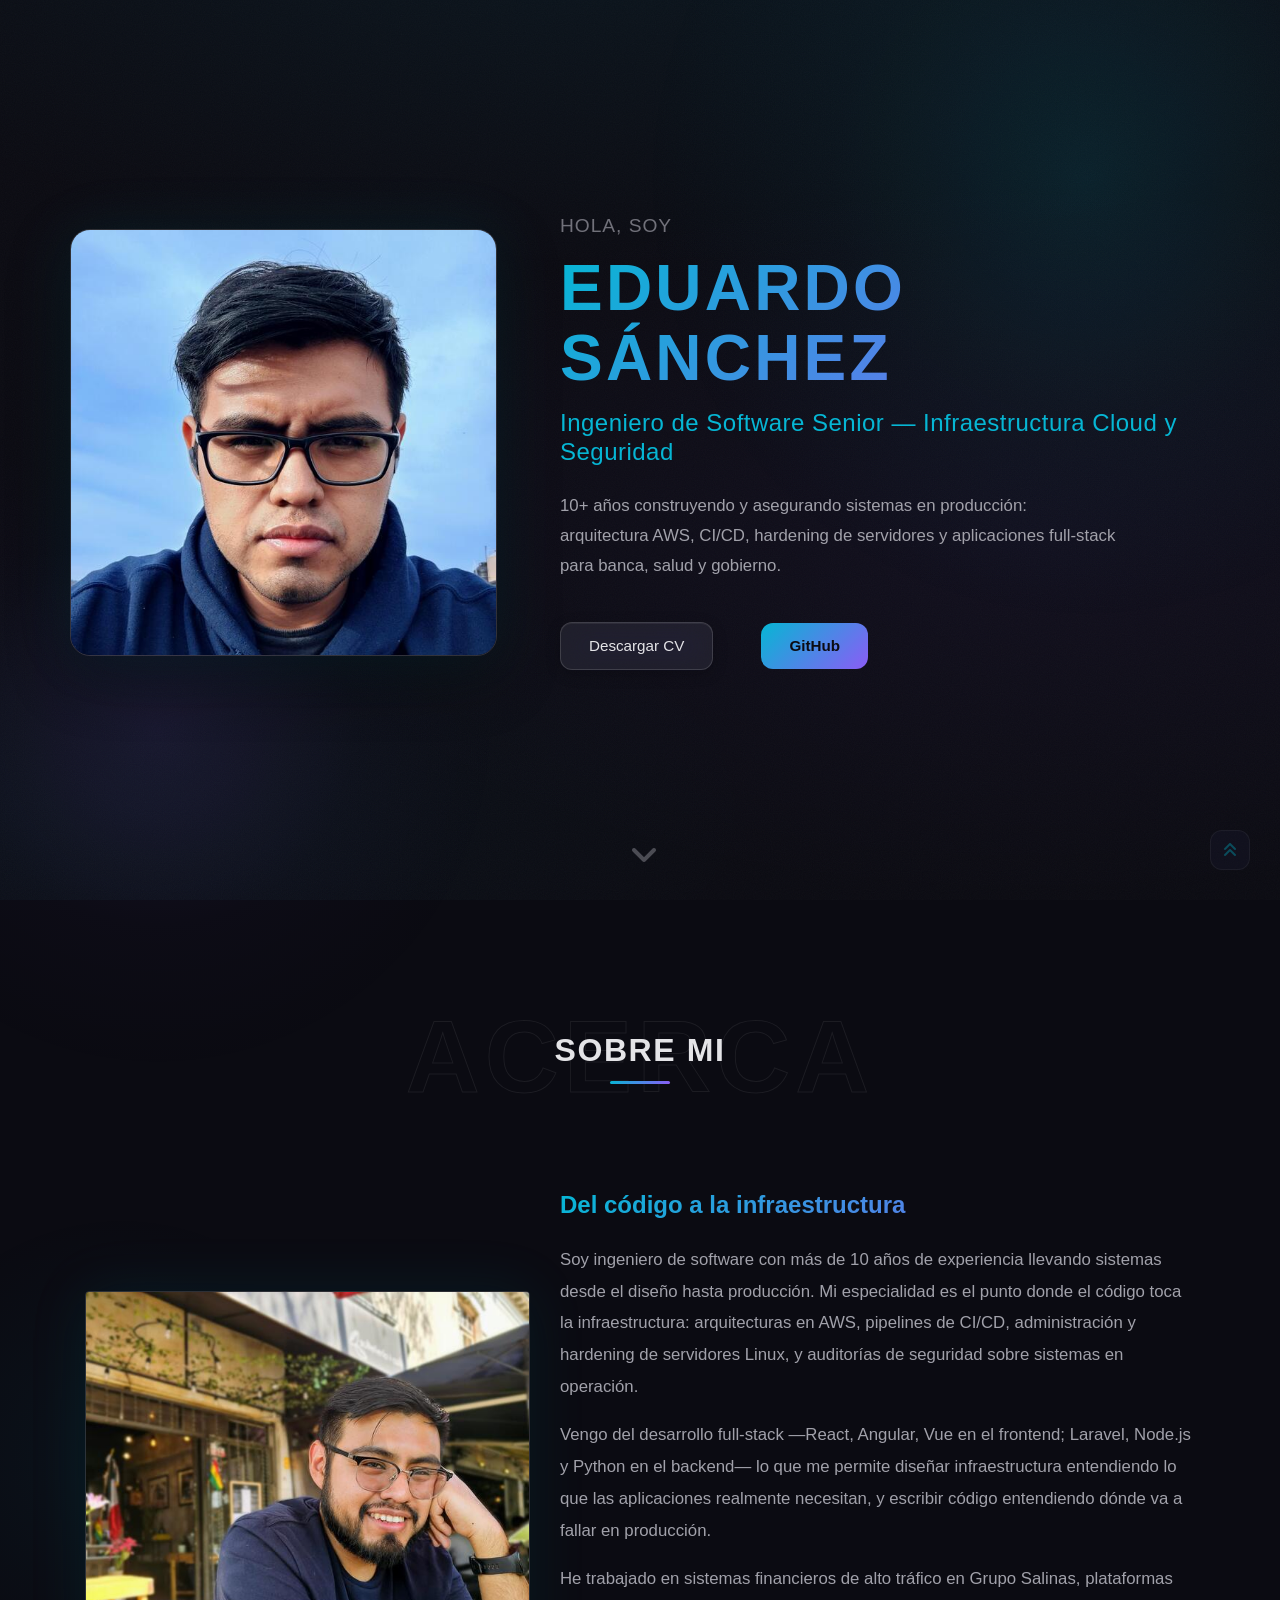
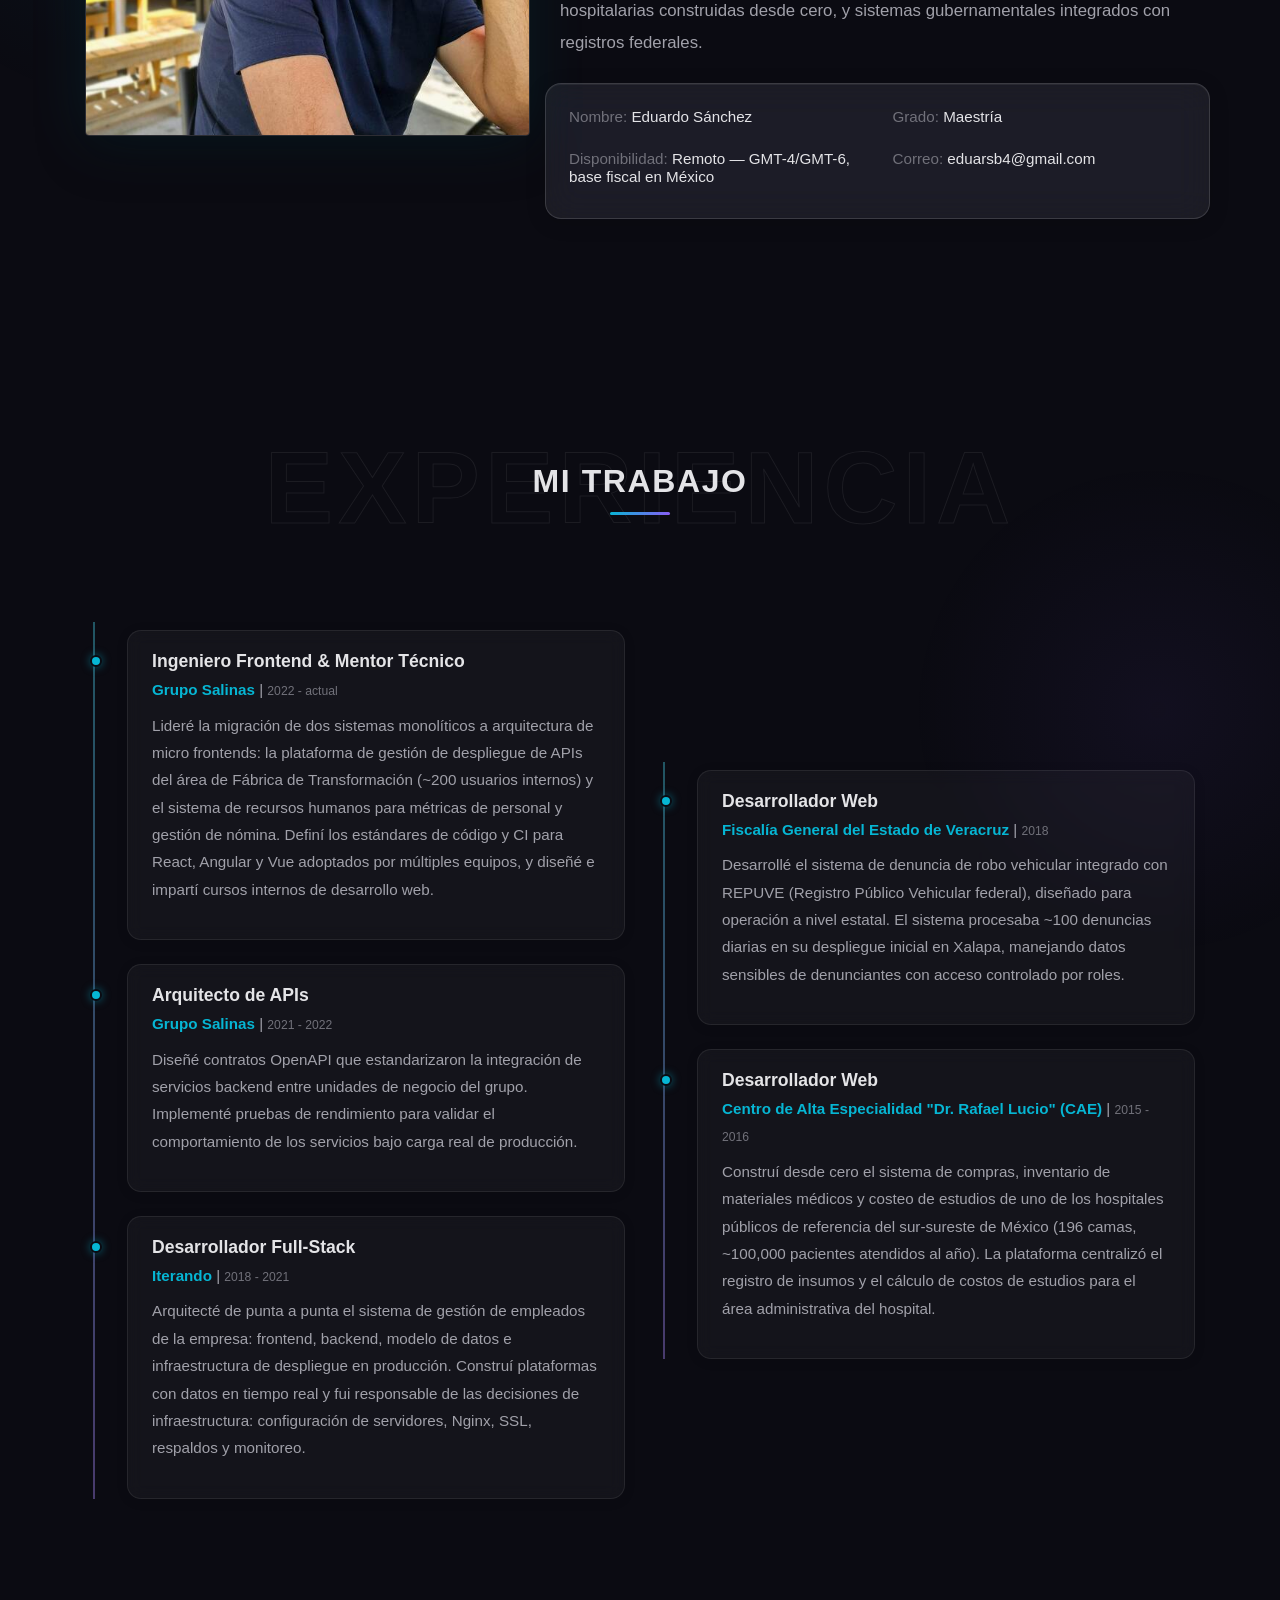
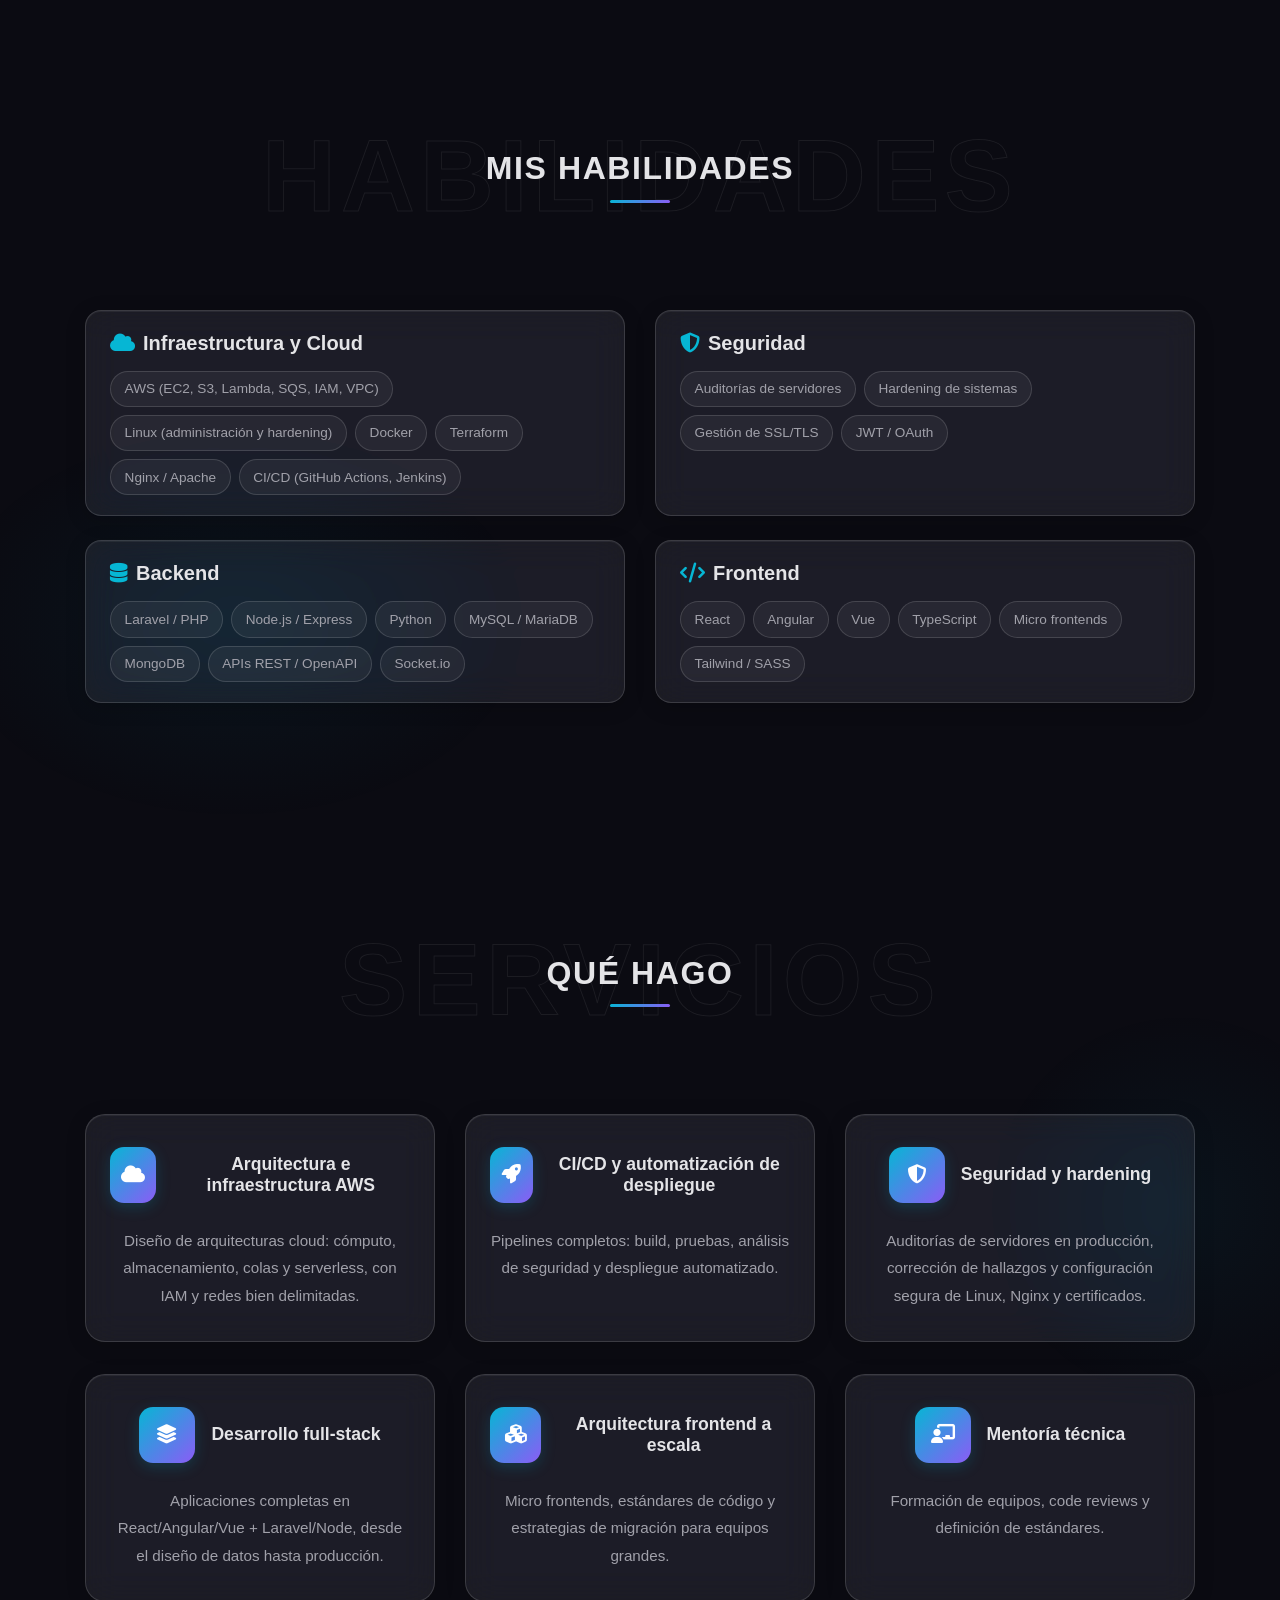
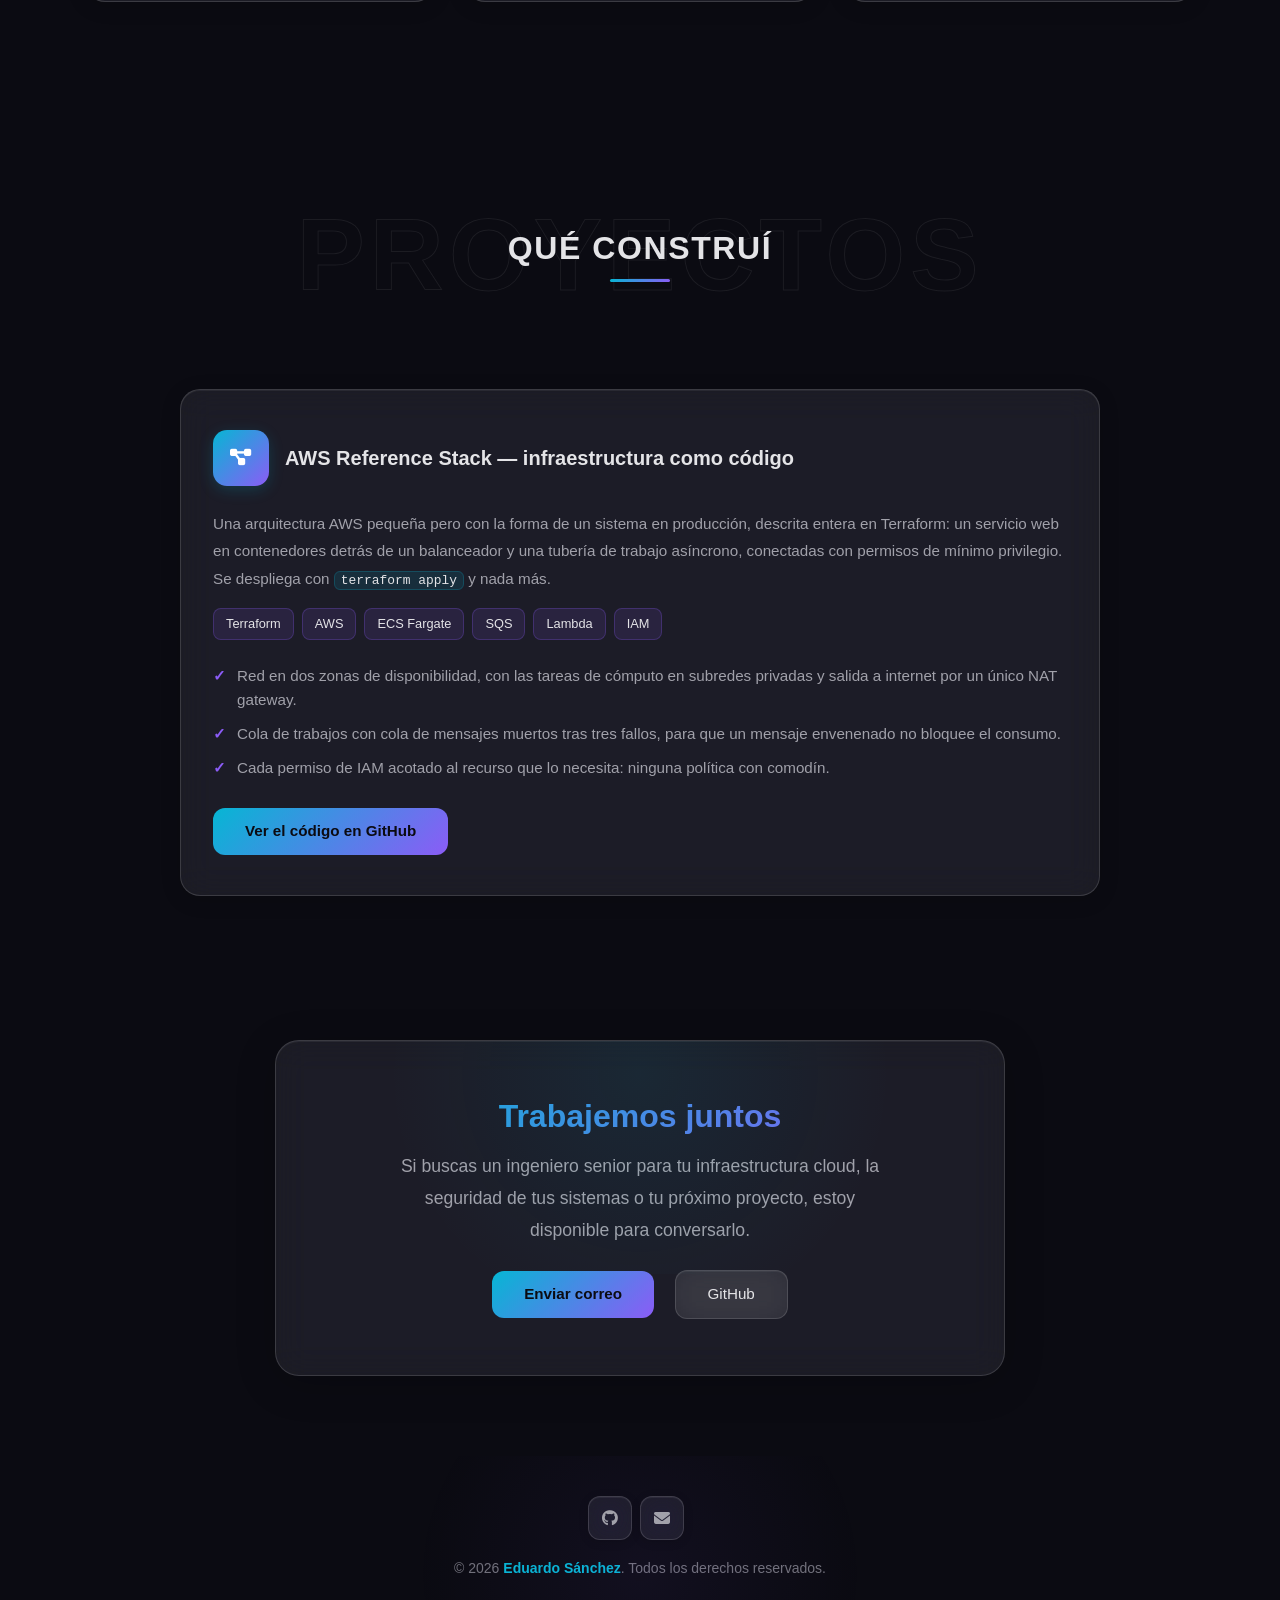
<file: index.html>
<!DOCTYPE html>
<html lang="es">

<head>
    <meta charset="utf-8">
    <title>Eduardo Sánchez | Ingeniero de Software Senior — Infraestructura Cloud y Seguridad</title>
    <meta content="width=device-width, initial-scale=1.0" name="viewport">
    <meta name="description" content="Ingeniero de Software Senior con 10+ años construyendo y asegurando sistemas en producción: arquitectura AWS, CI/CD, hardening de servidores y aplicaciones full-stack para banca, salud y gobierno.">
    <meta name="theme-color" content="#0a0a0f">
    <meta name="referrer" content="strict-origin-when-cross-origin">
    <meta http-equiv="Content-Security-Policy" content="default-src 'self'; script-src 'self' https://code.jquery.com https://stackpath.bootstrapcdn.com; style-src 'self' 'unsafe-inline' https://fonts.googleapis.com https://cdnjs.cloudflare.com; font-src 'self' https://fonts.gstatic.com https://cdnjs.cloudflare.com; img-src 'self' data:; connect-src 'self'; object-src 'none'; base-uri 'self'; form-action 'self'">
    <link rel="canonical" href="https://eduarsb.github.io/">
    <link rel="alternate" hreflang="es" href="https://eduarsb.github.io/">
    <link rel="alternate" hreflang="en" href="https://eduarsb.github.io/index_en.html">
    <link rel="icon" href="img/icon.png" type="image/x-icon">

    <!-- Open Graph -->
    <meta property="og:type" content="website">
    <meta property="og:url" content="https://eduarsb.github.io/">
    <meta property="og:title" content="Eduardo Sánchez | Ingeniero de Software Senior — Infraestructura Cloud y Seguridad">
    <meta property="og:description" content="10+ años construyendo y asegurando sistemas en producción: arquitectura AWS, CI/CD, hardening de servidores y aplicaciones full-stack para banca, salud y gobierno.">
    <meta property="og:image" content="https://eduarsb.github.io/img/profile.jpg">
    <meta property="og:locale" content="es_MX">

    <!-- Twitter Card -->
    <meta name="twitter:card" content="summary">
    <meta name="twitter:title" content="Eduardo Sánchez | Ingeniero de Software Senior — Infraestructura Cloud y Seguridad">
    <meta name="twitter:description" content="10+ años construyendo y asegurando sistemas en producción: arquitectura AWS, CI/CD, hardening de servidores y aplicaciones full-stack para banca, salud y gobierno.">
    <meta name="twitter:image" content="https://eduarsb.github.io/img/profile.jpg">

    <!-- Google Fonts -->
    <link rel="preconnect" href="https://fonts.googleapis.com">
    <link rel="preconnect" href="https://fonts.gstatic.com" crossorigin>
    <link href="https://fonts.googleapis.com/css2?family=Inter:wght@300;400;500;600;700&family=Space+Grotesk:wght@500;700&display=swap" rel="stylesheet">

    <!-- Font Awesome 6 -->
    <link href="https://cdnjs.cloudflare.com/ajax/libs/font-awesome/6.5.1/css/all.min.css" rel="stylesheet">

    <!-- Base Stylesheet (Bootstrap grid) -->
    <link href="css/style.css" rel="stylesheet">

    <!-- Dark Theme -->
    <link href="css/dark-theme.css" rel="stylesheet">
</head>

<body data-spy="scroll" data-target=".navbar" data-offset="51">
    <!-- Navbar -->
    <nav class="navbar fixed-top navbar-expand-lg navbar-light py-3 py-lg-0 px-lg-5">
        <a href="index_en.html" class="lang-switch" title="Switch to English">EN</a>
        <button type="button" class="navbar-toggler" data-toggle="collapse" data-target="#navbarCollapse">
            <span class="navbar-toggler-icon"></span>
        </button>
        <div class="collapse navbar-collapse px-lg-3" id="navbarCollapse">
            <div class="navbar-nav m-auto py-0">
                <a href="#home" class="nav-item nav-link active">Inicio</a>
                <a href="#about" class="nav-item nav-link">Acerca</a>
                <a href="#qualification" class="nav-item nav-link">Experiencia</a>
                <a href="#skill" class="nav-item nav-link">Habilidades</a>
                <a href="#service" class="nav-item nav-link">Qué hago</a>
                <a href="#projects" class="nav-item nav-link">Proyectos</a>
                <a href="#contact" class="nav-item nav-link">Contacto</a>
            </div>
        </div>
    </nav>

    <!-- Hero -->
    <div class="container-fluid d-flex align-items-center py-5 hero-section" id="home">
        <div class="container">
            <div class="row align-items-center">
                <div class="col-lg-5 px-5 pl-lg-0 pb-5 pb-lg-0 fade-in">
                    <img class="img-fluid w-100" src="img/profile.jpg" alt="Eduardo Sánchez">
                </div>
                <div class="col-lg-7 text-center text-lg-left fade-in stagger-2">
                    <h3 class="font-weight-normal mb-3">Hola, soy</h3>
                    <h1 class="display-3 text-uppercase mb-3">Eduardo Sánchez</h1>
                    <h2 class="font-weight-normal hero-headline mb-4">Ingeniero de Software Senior — Infraestructura Cloud y Seguridad</h2>
                    <p class="hero-lead">10+ años construyendo y asegurando sistemas en producción: arquitectura AWS, CI/CD, hardening de servidores y aplicaciones full-stack para banca, salud y gobierno.</p>
                    <div class="d-flex align-items-center justify-content-center justify-content-lg-start pt-4">
                        <a href="img/eduardo_sanchez_cv_es.pdf" download="CV_EduardoSanchez.pdf" class="btn btn-outline-light mr-5">Descargar CV</a>
                        <a href="https://github.com/eduarsb" target="_blank" rel="noopener" class="btn btn-light mr-5">GitHub</a>
                    </div>
                </div>
            </div>
        </div>
    </div>

    <!-- About -->
    <div class="container-fluid py-5" id="about">
        <div class="container">
            <div class="position-relative d-flex align-items-center justify-content-center section-header">
                <h1 class="display-1 text-uppercase text-white section-header-bg">Acerca</h1>
                <h1 class="position-absolute text-uppercase">Sobre mi</h1>
            </div>
            <div class="row align-items-center">
                <div class="col-lg-5 pb-4 pb-lg-0 fade-in-left">
                    <img class="img-fluid rounded w-100" src="img/about.jpg" alt="Sobre mi">
                </div>
                <div class="col-lg-7 fade-in-right">
                    <h3 class="mb-4">Del código a la infraestructura</h3>
                    <p>Soy ingeniero de software con más de 10 años de experiencia llevando sistemas desde el diseño hasta producción. Mi especialidad es el punto donde el código toca la infraestructura: arquitecturas en AWS, pipelines de CI/CD, administración y hardening de servidores Linux, y auditorías de seguridad sobre sistemas en operación.</p>
                    <p>Vengo del desarrollo full-stack —React, Angular, Vue en el frontend; Laravel, Node.js y Python en el backend— lo que me permite diseñar infraestructura entendiendo lo que las aplicaciones realmente necesitan, y escribir código entendiendo dónde va a fallar en producción.</p>
                    <p>He trabajado en sistemas financieros de alto tráfico en Grupo Salinas, plataformas hospitalarias construidas desde cero, y sistemas gubernamentales integrados con registros federales.</p>
                    <div class="row mb-3">
                        <div class="col-sm-6 py-2"><h6>Nombre: <span>Eduardo Sánchez</span></h6></div>
                        <div class="col-sm-6 py-2"><h6>Grado: <span>Maestría</span></h6></div>
                        <div class="col-sm-6 py-2"><h6>Disponibilidad: <span>Remoto — GMT-4/GMT-6, base fiscal en México</span></h6></div>
                        <div class="col-sm-6 py-2"><h6>Correo: <span>eduarsb4@gmail.com</span></h6></div>
                    </div>
                </div>
            </div>
        </div>
    </div>

    <!-- Experience -->
    <div class="container-fluid py-5" id="qualification">
        <div class="container">
            <div class="position-relative d-flex align-items-center justify-content-center section-header">
                <h1 class="display-1 text-uppercase text-white section-header-bg">Experiencia</h1>
                <h1 class="position-absolute text-uppercase">Mi trabajo</h1>
            </div>
            <div class="row align-items-center">
                <div class="col-lg-6 fade-in-left">
                    <div class="border-left border-primary pt-2 pl-4 ml-2">
                        <div class="position-relative mb-4">
                            <h5 class="font-weight-bold mb-1">Ingeniero Frontend & Mentor Técnico</h5>
                            <p class="mb-2"><strong>Grupo Salinas</strong> | <small>2022 - actual</small></p>
                            <p>Lideré la migración de dos sistemas monolíticos a arquitectura de micro frontends: la plataforma de gestión de despliegue de APIs del área de Fábrica de Transformación (~200 usuarios internos) y el sistema de recursos humanos para métricas de personal y gestión de nómina. Definí los estándares de código y CI para React, Angular y Vue adoptados por múltiples equipos, y diseñé e impartí cursos internos de desarrollo web.</p>
                        </div>
                        <div class="position-relative mb-4">
                            <h5 class="font-weight-bold mb-1">Arquitecto de APIs</h5>
                            <p class="mb-2"><strong>Grupo Salinas</strong> | <small>2021 - 2022</small></p>
                            <p>Diseñé contratos OpenAPI que estandarizaron la integración de servicios backend entre unidades de negocio del grupo. Implementé pruebas de rendimiento para validar el comportamiento de los servicios bajo carga real de producción.</p>
                        </div>
                        <div class="position-relative mb-4">
                            <h5 class="font-weight-bold mb-1">Desarrollador Full-Stack</h5>
                            <p class="mb-2"><strong>Iterando</strong> | <small>2018 - 2021</small></p>
                            <p>Arquitecté de punta a punta el sistema de gestión de empleados de la empresa: frontend, backend, modelo de datos e infraestructura de despliegue en producción. Construí plataformas con datos en tiempo real y fui responsable de las decisiones de infraestructura: configuración de servidores, Nginx, SSL, respaldos y monitoreo.</p>
                        </div>
                    </div>
                </div>
                <div class="col-lg-6 fade-in-right">
                    <div class="border-left border-primary pt-2 pl-4 ml-2">
                        <div class="position-relative mb-4">
                            <h5 class="font-weight-bold mb-1">Desarrollador Web</h5>
                            <p class="mb-2"><strong>Fiscalía General del Estado de Veracruz</strong> | <small>2018</small></p>
                            <p>Desarrollé el sistema de denuncia de robo vehicular integrado con REPUVE (Registro Público Vehicular federal), diseñado para operación a nivel estatal. El sistema procesaba ~100 denuncias diarias en su despliegue inicial en Xalapa, manejando datos sensibles de denunciantes con acceso controlado por roles.</p>
                        </div>
                        <div class="position-relative mb-4">
                            <h5 class="font-weight-bold mb-1">Desarrollador Web</h5>
                            <p class="mb-2"><strong>Centro de Alta Especialidad "Dr. Rafael Lucio" (CAE)</strong> | <small>2015 - 2016</small></p>
                            <p>Construí desde cero el sistema de compras, inventario de materiales médicos y costeo de estudios de uno de los hospitales públicos de referencia del sur-sureste de México (196 camas, ~100,000 pacientes atendidos al año). La plataforma centralizó el registro de insumos y el cálculo de costos de estudios para el área administrativa del hospital.</p>
                        </div>
                    </div>
                </div>
            </div>
        </div>
    </div>

    <!-- Skills -->
    <div class="container-fluid py-5" id="skill">
        <div class="container">
            <div class="position-relative d-flex align-items-center justify-content-center section-header">
                <h1 class="display-1 text-uppercase text-white section-header-bg">Habilidades</h1>
                <h1 class="position-absolute text-uppercase">Mis habilidades</h1>
            </div>
            <div class="row">
                <div class="col-lg-6 mb-4 fade-in stagger-1">
                    <div class="skill skill-group h-100">
                        <h5 class="font-weight-bold mb-3"><i class="fas fa-cloud mr-2"></i>Infraestructura y Cloud</h5>
                        <div class="skill-tags">
                            <span>AWS (EC2, S3, Lambda, SQS, IAM, VPC)</span>
                            <span>Linux (administración y hardening)</span>
                            <span>Docker</span>
                            <span>Terraform</span>
                            <span>Nginx / Apache</span>
                            <span>CI/CD (GitHub Actions, Jenkins)</span>
                        </div>
                    </div>
                </div>
                <div class="col-lg-6 mb-4 fade-in stagger-2">
                    <div class="skill skill-group h-100">
                        <h5 class="font-weight-bold mb-3"><i class="fas fa-shield-halved mr-2"></i>Seguridad</h5>
                        <div class="skill-tags">
                            <span>Auditorías de servidores</span>
                            <span>Hardening de sistemas</span>
                            <span>Gestión de SSL/TLS</span>
                            <span>JWT / OAuth</span>
                        </div>
                    </div>
                </div>
                <div class="col-lg-6 mb-4 fade-in stagger-3">
                    <div class="skill skill-group h-100">
                        <h5 class="font-weight-bold mb-3"><i class="fas fa-database mr-2"></i>Backend</h5>
                        <div class="skill-tags">
                            <span>Laravel / PHP</span>
                            <span>Node.js / Express</span>
                            <span>Python</span>
                            <span>MySQL / MariaDB</span>
                            <span>MongoDB</span>
                            <span>APIs REST / OpenAPI</span>
                            <span>Socket.io</span>
                        </div>
                    </div>
                </div>
                <div class="col-lg-6 mb-4 fade-in stagger-4">
                    <div class="skill skill-group h-100">
                        <h5 class="font-weight-bold mb-3"><i class="fas fa-code mr-2"></i>Frontend</h5>
                        <div class="skill-tags">
                            <span>React</span>
                            <span>Angular</span>
                            <span>Vue</span>
                            <span>TypeScript</span>
                            <span>Micro frontends</span>
                            <span>Tailwind / SASS</span>
                        </div>
                    </div>
                </div>
            </div>
        </div>
    </div>

    <!-- Qué hago -->
    <div class="container-fluid pt-5" id="service">
        <div class="container">
            <div class="position-relative d-flex align-items-center justify-content-center section-header">
                <h1 class="display-1 text-uppercase text-white section-header-bg">Servicios</h1>
                <h1 class="position-absolute text-uppercase">Qué hago</h1>
            </div>
            <div class="row pb-3">
                <div class="col-lg-4 col-md-6 mb-4 fade-in stagger-1">
                    <div class="service-card">
                        <div class="d-flex align-items-center justify-content-center mb-4">
                            <i class="fas fa-2x fa-cloud service-icon bg-primary text-white mr-3"></i>
                            <h4 class="font-weight-bold m-0">Arquitectura e infraestructura AWS</h4>
                        </div>
                        <p>Diseño de arquitecturas cloud: cómputo, almacenamiento, colas y serverless, con IAM y redes bien delimitadas.</p>
                    </div>
                </div>
                <div class="col-lg-4 col-md-6 mb-4 fade-in stagger-2">
                    <div class="service-card">
                        <div class="d-flex align-items-center justify-content-center mb-4">
                            <i class="fas fa-2x fa-rocket service-icon bg-primary text-white mr-3"></i>
                            <h4 class="font-weight-bold m-0">CI/CD y automatización de despliegue</h4>
                        </div>
                        <p>Pipelines completos: build, pruebas, análisis de seguridad y despliegue automatizado.</p>
                    </div>
                </div>
                <div class="col-lg-4 col-md-6 mb-4 fade-in stagger-3">
                    <div class="service-card">
                        <div class="d-flex align-items-center justify-content-center mb-4">
                            <i class="fas fa-2x fa-shield-halved service-icon bg-primary text-white mr-3"></i>
                            <h4 class="font-weight-bold m-0">Seguridad y hardening</h4>
                        </div>
                        <p>Auditorías de servidores en producción, corrección de hallazgos y configuración segura de Linux, Nginx y certificados.</p>
                    </div>
                </div>
                <div class="col-lg-4 col-md-6 mb-4 fade-in stagger-4">
                    <div class="service-card">
                        <div class="d-flex align-items-center justify-content-center mb-4">
                            <i class="fas fa-2x fa-layer-group service-icon bg-primary text-white mr-3"></i>
                            <h4 class="font-weight-bold m-0">Desarrollo full-stack</h4>
                        </div>
                        <p>Aplicaciones completas en React/Angular/Vue + Laravel/Node, desde el diseño de datos hasta producción.</p>
                    </div>
                </div>
                <div class="col-lg-4 col-md-6 mb-4 fade-in stagger-5">
                    <div class="service-card">
                        <div class="d-flex align-items-center justify-content-center mb-4">
                            <i class="fas fa-2x fa-cubes service-icon bg-primary text-white mr-3"></i>
                            <h4 class="font-weight-bold m-0">Arquitectura frontend a escala</h4>
                        </div>
                        <p>Micro frontends, estándares de código y estrategias de migración para equipos grandes.</p>
                    </div>
                </div>
                <div class="col-lg-4 col-md-6 mb-4 fade-in stagger-6">
                    <div class="service-card">
                        <div class="d-flex align-items-center justify-content-center mb-4">
                            <i class="fas fa-2x fa-chalkboard-teacher service-icon bg-primary text-white mr-3"></i>
                            <h4 class="font-weight-bold m-0">Mentoría técnica</h4>
                        </div>
                        <p>Formación de equipos, code reviews y definición de estándares.</p>
                    </div>
                </div>
            </div>
        </div>
    </div>

    <!-- Proyectos -->
    <div class="container-fluid py-5" id="projects">
        <div class="container">
            <div class="position-relative d-flex align-items-center justify-content-center section-header">
                <h1 class="display-1 text-uppercase text-white section-header-bg">Proyectos</h1>
                <h1 class="position-absolute text-uppercase">Qué construí</h1>
            </div>
            <div class="row justify-content-center pb-3">
                <div class="col-lg-10 fade-in stagger-1">
                    <div class="project-card">
                        <div class="d-flex align-items-center mb-4">
                            <i class="fas fa-2x fa-diagram-project service-icon bg-primary text-white mr-3"></i>
                            <h4 class="font-weight-bold m-0">AWS Reference Stack — infraestructura como código</h4>
                        </div>
                        <p>Una arquitectura AWS pequeña pero con la forma de un sistema en producción, descrita entera en Terraform: un servicio web en contenedores detrás de un balanceador y una tubería de trabajo asíncrono, conectadas con permisos de mínimo privilegio. Se despliega con <code>terraform apply</code> y nada más.</p>
                        <ul class="project-stack">
                            <li>Terraform</li>
                            <li>AWS</li>
                            <li>ECS Fargate</li>
                            <li>SQS</li>
                            <li>Lambda</li>
                            <li>IAM</li>
                        </ul>
                        <ul class="project-points">
                            <li>Red en dos zonas de disponibilidad, con las tareas de cómputo en subredes privadas y salida a internet por un único NAT gateway.</li>
                            <li>Cola de trabajos con cola de mensajes muertos tras tres fallos, para que un mensaje envenenado no bloquee el consumo.</li>
                            <li>Cada permiso de IAM acotado al recurso que lo necesita: ninguna política con comodín.</li>
                        </ul>
                        <a class="btn btn-cta" href="https://github.com/eduarsb/aws-reference-stack" target="_blank" rel="noopener noreferrer">Ver el código en GitHub</a>
                    </div>
                </div>
            </div>
        </div>
    </div>

    <!-- Contact CTA -->
    <div class="container-fluid py-5" id="contact">
        <div class="container">
            <div class="row justify-content-center">
                <div class="col-lg-8 text-center fade-in">
                    <div class="contact-cta">
                        <h2 class="mb-3">Trabajemos juntos</h2>
                        <p class="mb-4">Si buscas un ingeniero senior para tu infraestructura cloud, la seguridad de tus sistemas o tu próximo proyecto, estoy disponible para conversarlo.</p>
                        <a href="mailto:eduarsb4@gmail.com" class="btn btn-cta mr-3">Enviar correo</a>
                        <a href="https://github.com/eduarsb" target="_blank" rel="noopener" class="btn btn-cta-outline">GitHub</a>
                    </div>
                </div>
            </div>
        </div>
    </div>

    <!-- Footer -->
    <div class="container-fluid text-white py-4 px-sm-3 px-md-5 footer-section">
        <div class="container text-center py-3">
            <div class="d-flex justify-content-center mb-3">
                <a class="btn btn-light btn-social mr-2" href="https://github.com/eduarsb" target="_blank" rel="noopener" aria-label="GitHub"><i class="fab fa-github"></i></a>
                <a class="btn btn-light btn-social mr-2" href="mailto:eduarsb4@gmail.com" aria-label="Correo"><i class="fas fa-envelope"></i></a>
            </div>
            <p class="m-0 copyright-text">&copy; 2026 <a href="#">Eduardo Sánchez</a>. Todos los derechos reservados.</p>
        </div>
    </div>

    <!-- Scroll to Bottom -->
    <i class="fa fa-2x fa-angle-down text-white scroll-to-bottom"></i>

    <!-- Back to Top -->
    <a href="#" class="btn btn-outline-dark px-0 back-to-top" aria-label="Volver arriba"><i class="fa fa-angle-double-up"></i></a>

    <!-- JavaScript Libraries -->
    <script src="https://code.jquery.com/jquery-3.4.1.min.js"></script>
    <script src="https://stackpath.bootstrapcdn.com/bootstrap/4.4.1/js/bootstrap.bundle.min.js"></script>
    <script src="lib/easing/easing.min.js"></script>
    <script src="lib/waypoints/waypoints.min.js"></script>
    <script src="lib/owlcarousel/owl.carousel.min.js"></script>
    <script src="lib/isotope/isotope.pkgd.min.js"></script>
    <script src="lib/lightbox/js/lightbox.min.js"></script>

    <!-- Template Javascript -->
    <script src="js/main.js"></script>

    <!-- Scroll Animations -->
    <script src="js/scroll-animations.js"></script>
</body>

</html>
</file>
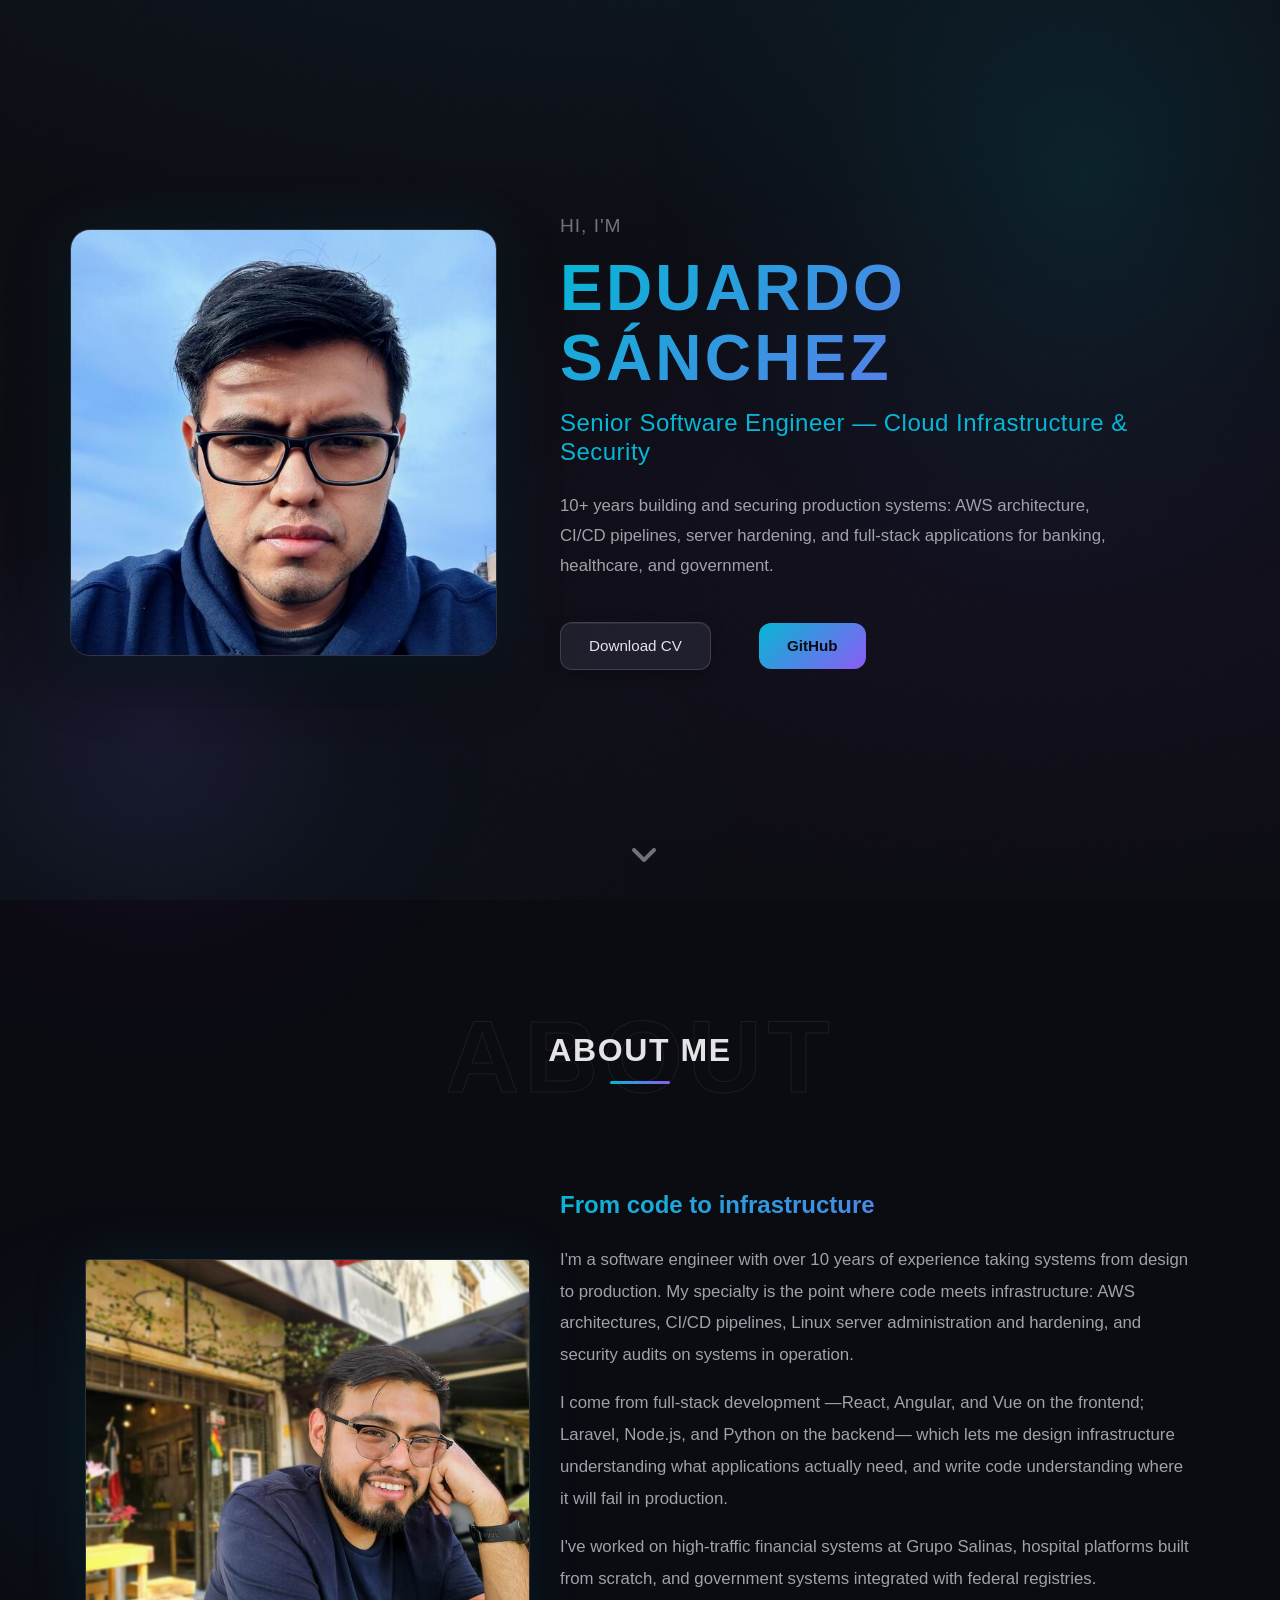
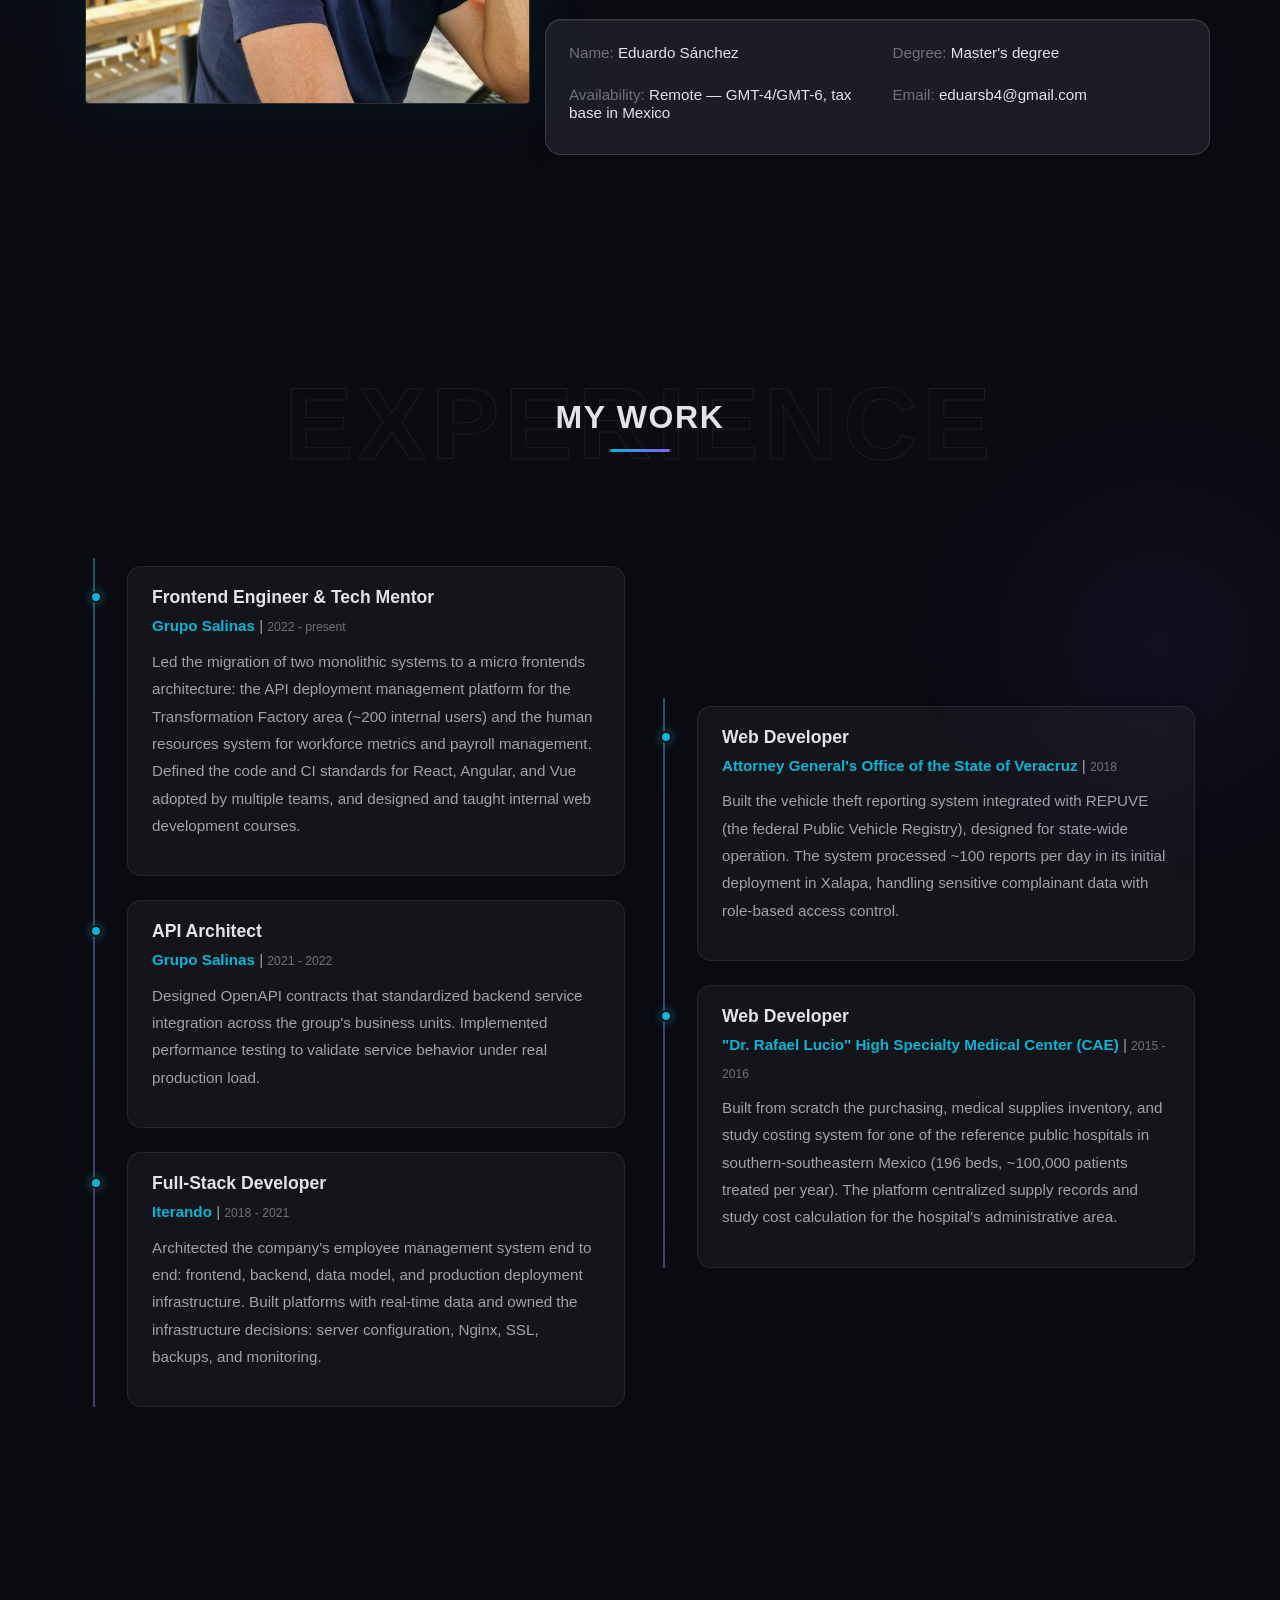
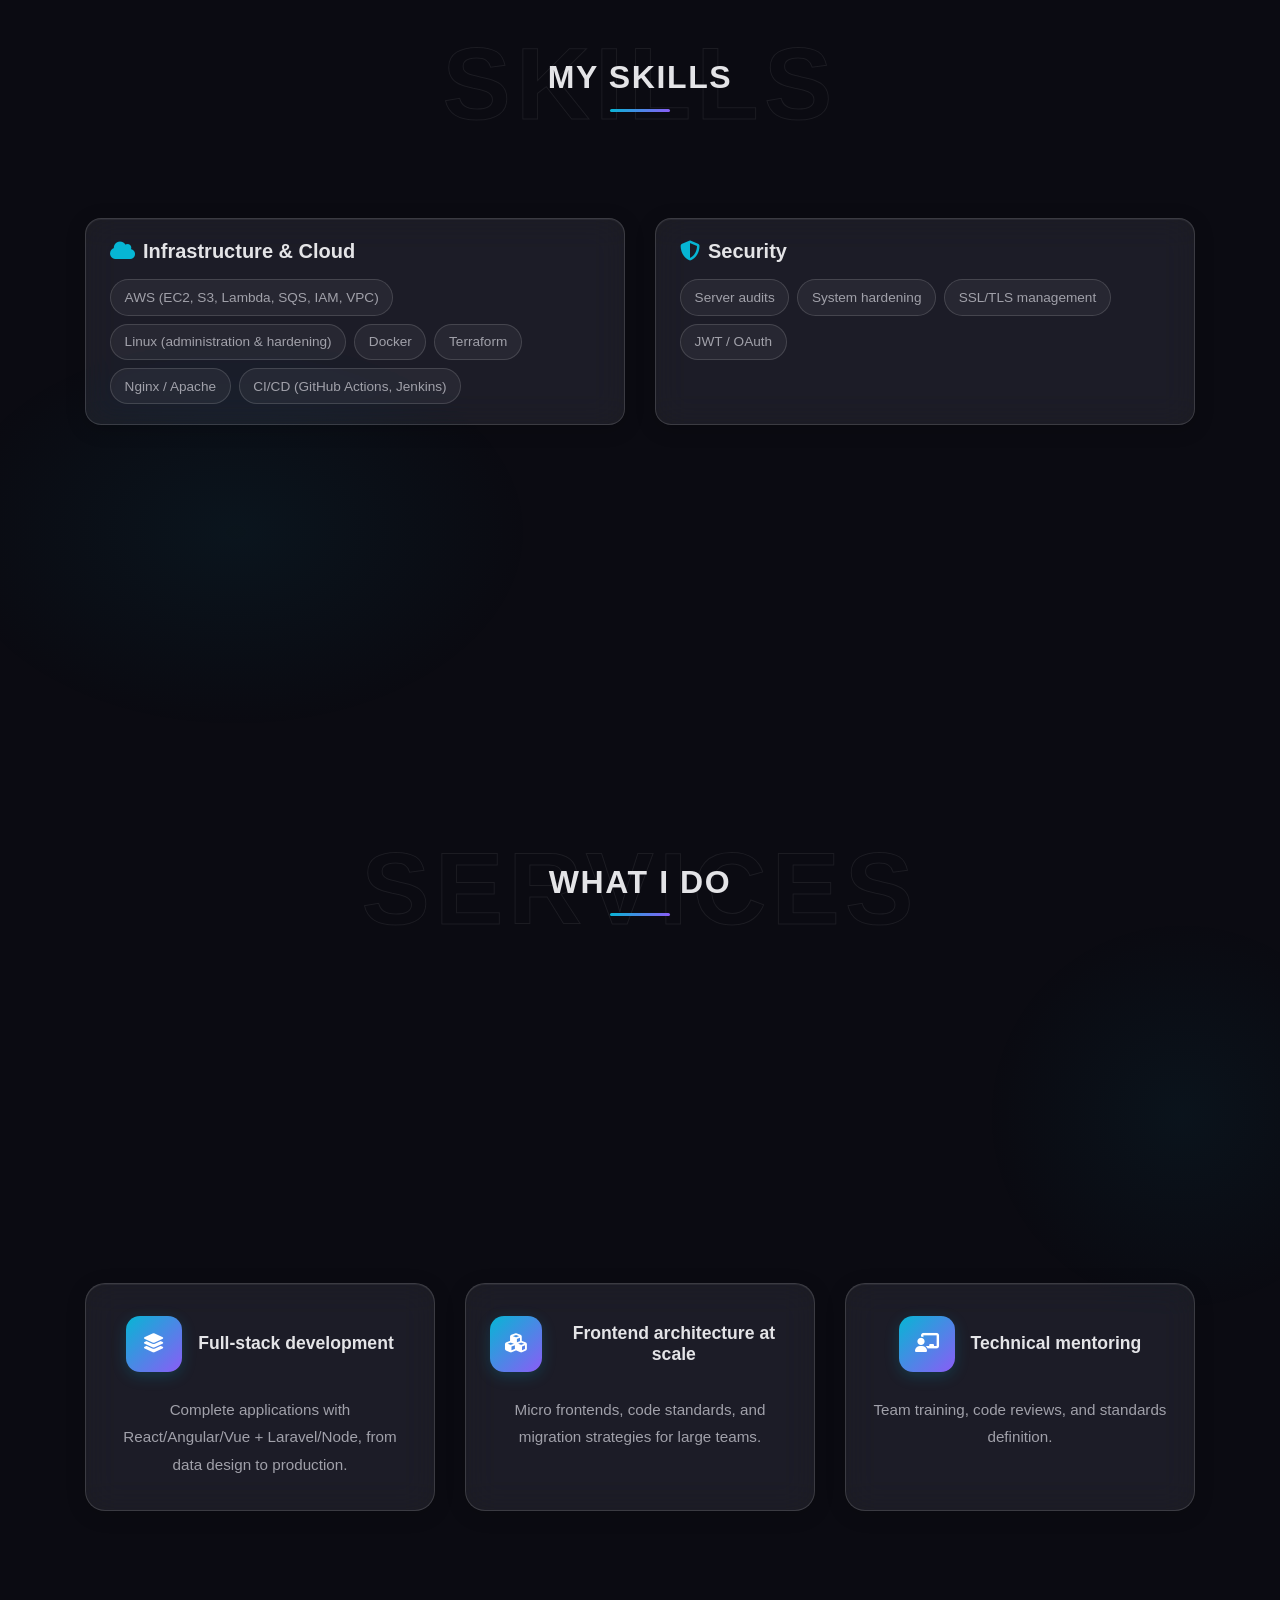
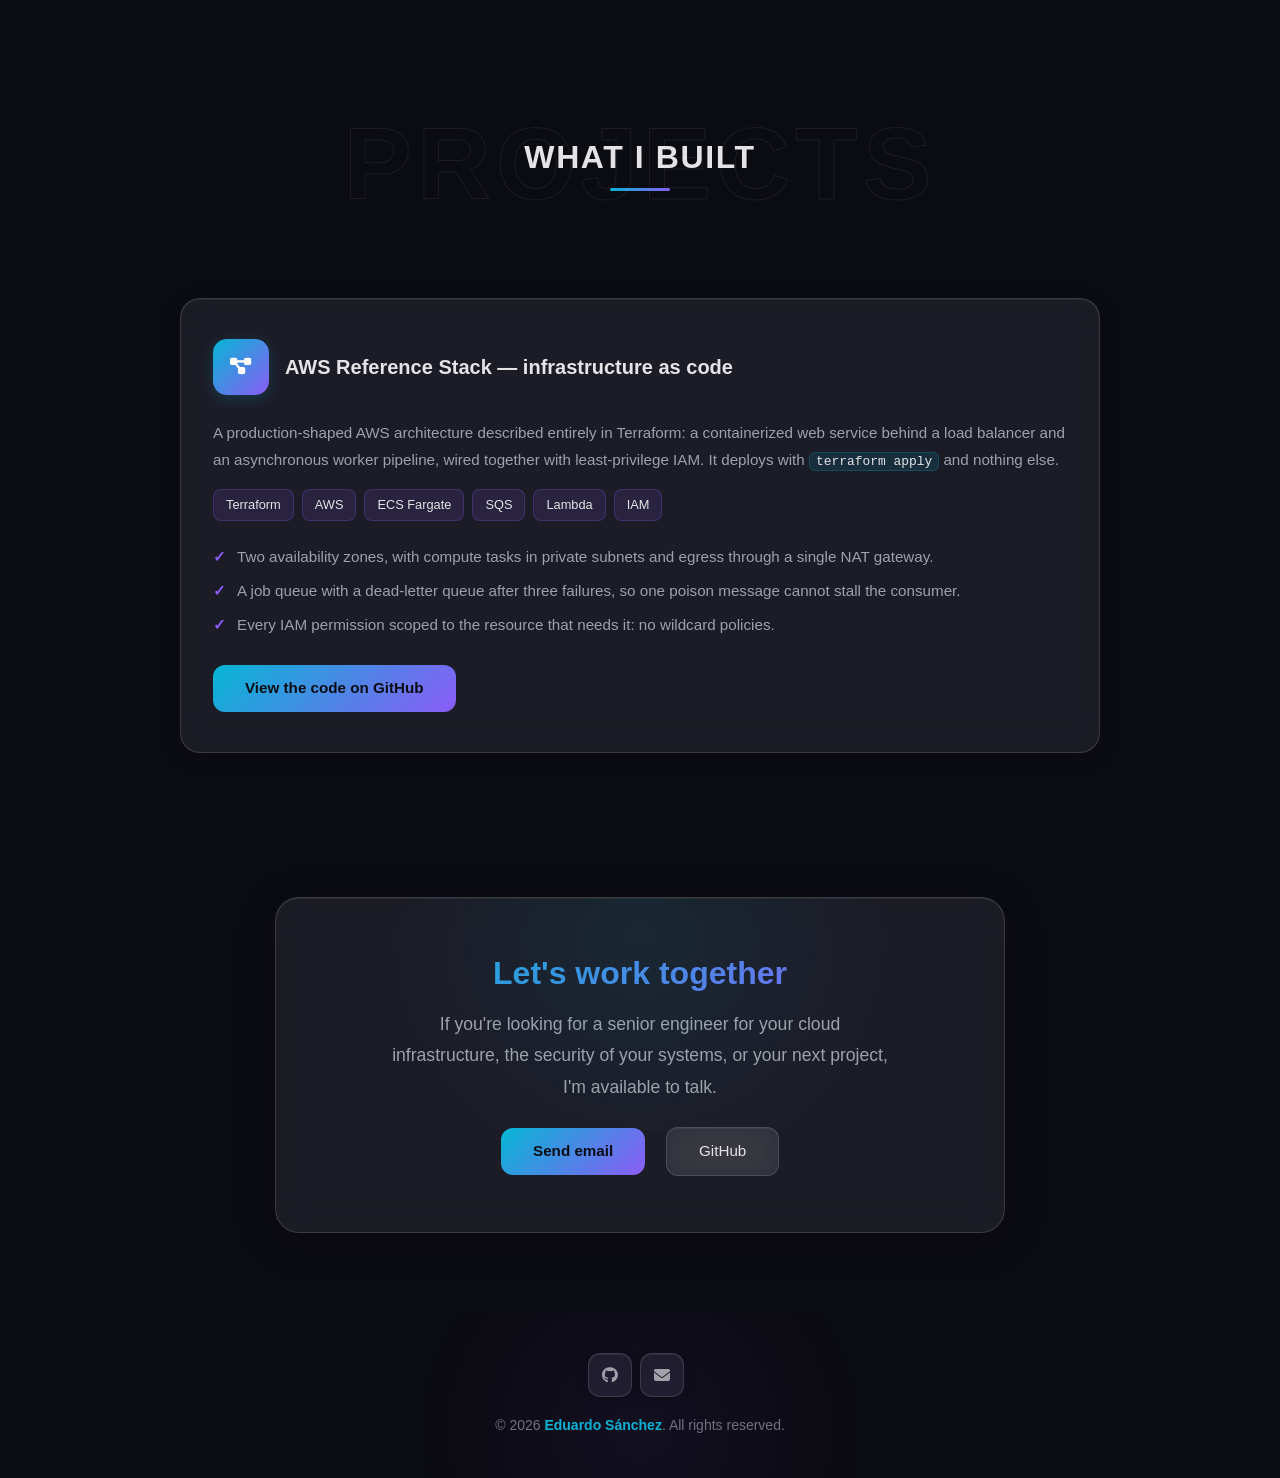
<file: index_en.html>
<!DOCTYPE html>
<html lang="en">

<head>
    <meta charset="utf-8">
    <title>Eduardo Sánchez | Senior Software Engineer — Cloud Infrastructure & Security</title>
    <meta content="width=device-width, initial-scale=1.0" name="viewport">
    <meta name="description" content="Senior Software Engineer with 10+ years building and securing production systems: AWS architecture, CI/CD pipelines, server hardening, and full-stack applications for banking, healthcare, and government.">
    <meta name="theme-color" content="#0a0a0f">
    <meta name="referrer" content="strict-origin-when-cross-origin">
    <meta http-equiv="Content-Security-Policy" content="default-src 'self'; script-src 'self' https://code.jquery.com https://stackpath.bootstrapcdn.com; style-src 'self' 'unsafe-inline' https://fonts.googleapis.com https://cdnjs.cloudflare.com; font-src 'self' https://fonts.gstatic.com https://cdnjs.cloudflare.com; img-src 'self' data:; connect-src 'self'; object-src 'none'; base-uri 'self'; form-action 'self'">
    <link rel="canonical" href="https://eduarsb.github.io/index_en.html">
    <link rel="alternate" hreflang="es" href="https://eduarsb.github.io/">
    <link rel="alternate" hreflang="en" href="https://eduarsb.github.io/index_en.html">
    <link rel="icon" href="img/icon.png" type="image/x-icon">

    <!-- Open Graph -->
    <meta property="og:type" content="website">
    <meta property="og:url" content="https://eduarsb.github.io/index_en.html">
    <meta property="og:title" content="Eduardo Sánchez | Senior Software Engineer — Cloud Infrastructure & Security">
    <meta property="og:description" content="10+ years building and securing production systems: AWS architecture, CI/CD pipelines, server hardening, and full-stack applications for banking, healthcare, and government.">
    <meta property="og:image" content="https://eduarsb.github.io/img/profile.jpg">
    <meta property="og:locale" content="en_US">

    <!-- Twitter Card -->
    <meta name="twitter:card" content="summary">
    <meta name="twitter:title" content="Eduardo Sánchez | Senior Software Engineer — Cloud Infrastructure & Security">
    <meta name="twitter:description" content="10+ years building and securing production systems: AWS architecture, CI/CD pipelines, server hardening, and full-stack applications for banking, healthcare, and government.">
    <meta name="twitter:image" content="https://eduarsb.github.io/img/profile.jpg">

    <!-- Google Fonts -->
    <link rel="preconnect" href="https://fonts.googleapis.com">
    <link rel="preconnect" href="https://fonts.gstatic.com" crossorigin>
    <link href="https://fonts.googleapis.com/css2?family=Inter:wght@300;400;500;600;700&family=Space+Grotesk:wght@500;700&display=swap" rel="stylesheet">

    <!-- Font Awesome 6 -->
    <link href="https://cdnjs.cloudflare.com/ajax/libs/font-awesome/6.5.1/css/all.min.css" rel="stylesheet">

    <!-- Base Stylesheet (Bootstrap grid) -->
    <link href="css/style.css" rel="stylesheet">

    <!-- Dark Theme -->
    <link href="css/dark-theme.css" rel="stylesheet">
</head>

<body data-spy="scroll" data-target=".navbar" data-offset="51">
    <!-- Navbar -->
    <nav class="navbar fixed-top navbar-expand-lg navbar-light py-3 py-lg-0 px-lg-5">
        <a href="index.html" class="lang-switch" title="Cambiar a español">ES</a>
        <button type="button" class="navbar-toggler" data-toggle="collapse" data-target="#navbarCollapse">
            <span class="navbar-toggler-icon"></span>
        </button>
        <div class="collapse navbar-collapse px-lg-3" id="navbarCollapse">
            <div class="navbar-nav m-auto py-0">
                <a href="#home" class="nav-item nav-link active">Home</a>
                <a href="#about" class="nav-item nav-link">About</a>
                <a href="#qualification" class="nav-item nav-link">Experience</a>
                <a href="#skill" class="nav-item nav-link">Skills</a>
                <a href="#service" class="nav-item nav-link">What I do</a>
                <a href="#projects" class="nav-item nav-link">Projects</a>
                <a href="#contact" class="nav-item nav-link">Contact</a>
            </div>
        </div>
    </nav>

    <!-- Hero -->
    <div class="container-fluid d-flex align-items-center py-5 hero-section" id="home">
        <div class="container">
            <div class="row align-items-center">
                <div class="col-lg-5 px-5 pl-lg-0 pb-5 pb-lg-0 fade-in">
                    <img class="img-fluid w-100" src="img/profile.jpg" alt="Eduardo Sánchez">
                </div>
                <div class="col-lg-7 text-center text-lg-left fade-in stagger-2">
                    <h3 class="font-weight-normal mb-3">Hi, I'm</h3>
                    <h1 class="display-3 text-uppercase mb-3">Eduardo Sánchez</h1>
                    <h2 class="font-weight-normal hero-headline mb-4">Senior Software Engineer — Cloud Infrastructure & Security</h2>
                    <p class="hero-lead">10+ years building and securing production systems: AWS architecture, CI/CD pipelines, server hardening, and full-stack applications for banking, healthcare, and government.</p>
                    <div class="d-flex align-items-center justify-content-center justify-content-lg-start pt-4">
                        <a href="img/eduardo_sanchez_cv_es.pdf" download="CV_EduardoSanchez.pdf" class="btn btn-outline-light mr-5">Download CV</a>
                        <a href="https://github.com/eduarsb" target="_blank" rel="noopener" class="btn btn-light mr-5">GitHub</a>
                    </div>
                </div>
            </div>
        </div>
    </div>

    <!-- About -->
    <div class="container-fluid py-5" id="about">
        <div class="container">
            <div class="position-relative d-flex align-items-center justify-content-center section-header">
                <h1 class="display-1 text-uppercase text-white section-header-bg">About</h1>
                <h1 class="position-absolute text-uppercase">About me</h1>
            </div>
            <div class="row align-items-center">
                <div class="col-lg-5 pb-4 pb-lg-0 fade-in-left">
                    <img class="img-fluid rounded w-100" src="img/about.jpg" alt="About me">
                </div>
                <div class="col-lg-7 fade-in-right">
                    <h3 class="mb-4">From code to infrastructure</h3>
                    <p>I'm a software engineer with over 10 years of experience taking systems from design to production. My specialty is the point where code meets infrastructure: AWS architectures, CI/CD pipelines, Linux server administration and hardening, and security audits on systems in operation.</p>
                    <p>I come from full-stack development —React, Angular, and Vue on the frontend; Laravel, Node.js, and Python on the backend— which lets me design infrastructure understanding what applications actually need, and write code understanding where it will fail in production.</p>
                    <p>I've worked on high-traffic financial systems at Grupo Salinas, hospital platforms built from scratch, and government systems integrated with federal registries.</p>
                    <div class="row mb-3">
                        <div class="col-sm-6 py-2"><h6>Name: <span>Eduardo Sánchez</span></h6></div>
                        <div class="col-sm-6 py-2"><h6>Degree: <span>Master's degree</span></h6></div>
                        <div class="col-sm-6 py-2"><h6>Availability: <span>Remote — GMT-4/GMT-6, tax base in Mexico</span></h6></div>
                        <div class="col-sm-6 py-2"><h6>Email: <span>eduarsb4@gmail.com</span></h6></div>
                    </div>
                </div>
            </div>
        </div>
    </div>

    <!-- Experience -->
    <div class="container-fluid py-5" id="qualification">
        <div class="container">
            <div class="position-relative d-flex align-items-center justify-content-center section-header">
                <h1 class="display-1 text-uppercase text-white section-header-bg">Experience</h1>
                <h1 class="position-absolute text-uppercase">My work</h1>
            </div>
            <div class="row align-items-center">
                <div class="col-lg-6 fade-in-left">
                    <div class="border-left border-primary pt-2 pl-4 ml-2">
                        <div class="position-relative mb-4">
                            <h5 class="font-weight-bold mb-1">Frontend Engineer & Tech Mentor</h5>
                            <p class="mb-2"><strong>Grupo Salinas</strong> | <small>2022 - present</small></p>
                            <p>Led the migration of two monolithic systems to a micro frontends architecture: the API deployment management platform for the Transformation Factory area (~200 internal users) and the human resources system for workforce metrics and payroll management. Defined the code and CI standards for React, Angular, and Vue adopted by multiple teams, and designed and taught internal web development courses.</p>
                        </div>
                        <div class="position-relative mb-4">
                            <h5 class="font-weight-bold mb-1">API Architect</h5>
                            <p class="mb-2"><strong>Grupo Salinas</strong> | <small>2021 - 2022</small></p>
                            <p>Designed OpenAPI contracts that standardized backend service integration across the group's business units. Implemented performance testing to validate service behavior under real production load.</p>
                        </div>
                        <div class="position-relative mb-4">
                            <h5 class="font-weight-bold mb-1">Full-Stack Developer</h5>
                            <p class="mb-2"><strong>Iterando</strong> | <small>2018 - 2021</small></p>
                            <p>Architected the company's employee management system end to end: frontend, backend, data model, and production deployment infrastructure. Built platforms with real-time data and owned the infrastructure decisions: server configuration, Nginx, SSL, backups, and monitoring.</p>
                        </div>
                    </div>
                </div>
                <div class="col-lg-6 fade-in-right">
                    <div class="border-left border-primary pt-2 pl-4 ml-2">
                        <div class="position-relative mb-4">
                            <h5 class="font-weight-bold mb-1">Web Developer</h5>
                            <p class="mb-2"><strong>Attorney General's Office of the State of Veracruz</strong> | <small>2018</small></p>
                            <p>Built the vehicle theft reporting system integrated with REPUVE (the federal Public Vehicle Registry), designed for state-wide operation. The system processed ~100 reports per day in its initial deployment in Xalapa, handling sensitive complainant data with role-based access control.</p>
                        </div>
                        <div class="position-relative mb-4">
                            <h5 class="font-weight-bold mb-1">Web Developer</h5>
                            <p class="mb-2"><strong>"Dr. Rafael Lucio" High Specialty Medical Center (CAE)</strong> | <small>2015 - 2016</small></p>
                            <p>Built from scratch the purchasing, medical supplies inventory, and study costing system for one of the reference public hospitals in southern-southeastern Mexico (196 beds, ~100,000 patients treated per year). The platform centralized supply records and study cost calculation for the hospital's administrative area.</p>
                        </div>
                    </div>
                </div>
            </div>
        </div>
    </div>

    <!-- Skills -->
    <div class="container-fluid py-5" id="skill">
        <div class="container">
            <div class="position-relative d-flex align-items-center justify-content-center section-header">
                <h1 class="display-1 text-uppercase text-white section-header-bg">Skills</h1>
                <h1 class="position-absolute text-uppercase">My skills</h1>
            </div>
            <div class="row">
                <div class="col-lg-6 mb-4 fade-in stagger-1">
                    <div class="skill skill-group h-100">
                        <h5 class="font-weight-bold mb-3"><i class="fas fa-cloud mr-2"></i>Infrastructure & Cloud</h5>
                        <div class="skill-tags">
                            <span>AWS (EC2, S3, Lambda, SQS, IAM, VPC)</span>
                            <span>Linux (administration & hardening)</span>
                            <span>Docker</span>
                            <span>Terraform</span>
                            <span>Nginx / Apache</span>
                            <span>CI/CD (GitHub Actions, Jenkins)</span>
                        </div>
                    </div>
                </div>
                <div class="col-lg-6 mb-4 fade-in stagger-2">
                    <div class="skill skill-group h-100">
                        <h5 class="font-weight-bold mb-3"><i class="fas fa-shield-halved mr-2"></i>Security</h5>
                        <div class="skill-tags">
                            <span>Server audits</span>
                            <span>System hardening</span>
                            <span>SSL/TLS management</span>
                            <span>JWT / OAuth</span>
                        </div>
                    </div>
                </div>
                <div class="col-lg-6 mb-4 fade-in stagger-3">
                    <div class="skill skill-group h-100">
                        <h5 class="font-weight-bold mb-3"><i class="fas fa-database mr-2"></i>Backend</h5>
                        <div class="skill-tags">
                            <span>Laravel / PHP</span>
                            <span>Node.js / Express</span>
                            <span>Python</span>
                            <span>MySQL / MariaDB</span>
                            <span>MongoDB</span>
                            <span>REST / OpenAPI APIs</span>
                            <span>Socket.io</span>
                        </div>
                    </div>
                </div>
                <div class="col-lg-6 mb-4 fade-in stagger-4">
                    <div class="skill skill-group h-100">
                        <h5 class="font-weight-bold mb-3"><i class="fas fa-code mr-2"></i>Frontend</h5>
                        <div class="skill-tags">
                            <span>React</span>
                            <span>Angular</span>
                            <span>Vue</span>
                            <span>TypeScript</span>
                            <span>Micro frontends</span>
                            <span>Tailwind / SASS</span>
                        </div>
                    </div>
                </div>
            </div>
        </div>
    </div>

    <!-- What I do -->
    <div class="container-fluid pt-5" id="service">
        <div class="container">
            <div class="position-relative d-flex align-items-center justify-content-center section-header">
                <h1 class="display-1 text-uppercase text-white section-header-bg">Services</h1>
                <h1 class="position-absolute text-uppercase">What I do</h1>
            </div>
            <div class="row pb-3">
                <div class="col-lg-4 col-md-6 mb-4 fade-in stagger-1">
                    <div class="service-card">
                        <div class="d-flex align-items-center justify-content-center mb-4">
                            <i class="fas fa-2x fa-cloud service-icon bg-primary text-white mr-3"></i>
                            <h4 class="font-weight-bold m-0">AWS architecture & infrastructure</h4>
                        </div>
                        <p>Cloud architecture design: compute, storage, queues, and serverless, with well-scoped IAM and networking.</p>
                    </div>
                </div>
                <div class="col-lg-4 col-md-6 mb-4 fade-in stagger-2">
                    <div class="service-card">
                        <div class="d-flex align-items-center justify-content-center mb-4">
                            <i class="fas fa-2x fa-rocket service-icon bg-primary text-white mr-3"></i>
                            <h4 class="font-weight-bold m-0">CI/CD & deployment automation</h4>
                        </div>
                        <p>Complete pipelines: build, testing, security analysis, and automated deployment.</p>
                    </div>
                </div>
                <div class="col-lg-4 col-md-6 mb-4 fade-in stagger-3">
                    <div class="service-card">
                        <div class="d-flex align-items-center justify-content-center mb-4">
                            <i class="fas fa-2x fa-shield-halved service-icon bg-primary text-white mr-3"></i>
                            <h4 class="font-weight-bold m-0">Security & hardening</h4>
                        </div>
                        <p>Audits of production servers, remediation of findings, and secure configuration of Linux, Nginx, and certificates.</p>
                    </div>
                </div>
                <div class="col-lg-4 col-md-6 mb-4 fade-in stagger-4">
                    <div class="service-card">
                        <div class="d-flex align-items-center justify-content-center mb-4">
                            <i class="fas fa-2x fa-layer-group service-icon bg-primary text-white mr-3"></i>
                            <h4 class="font-weight-bold m-0">Full-stack development</h4>
                        </div>
                        <p>Complete applications with React/Angular/Vue + Laravel/Node, from data design to production.</p>
                    </div>
                </div>
                <div class="col-lg-4 col-md-6 mb-4 fade-in stagger-5">
                    <div class="service-card">
                        <div class="d-flex align-items-center justify-content-center mb-4">
                            <i class="fas fa-2x fa-cubes service-icon bg-primary text-white mr-3"></i>
                            <h4 class="font-weight-bold m-0">Frontend architecture at scale</h4>
                        </div>
                        <p>Micro frontends, code standards, and migration strategies for large teams.</p>
                    </div>
                </div>
                <div class="col-lg-4 col-md-6 mb-4 fade-in stagger-6">
                    <div class="service-card">
                        <div class="d-flex align-items-center justify-content-center mb-4">
                            <i class="fas fa-2x fa-chalkboard-teacher service-icon bg-primary text-white mr-3"></i>
                            <h4 class="font-weight-bold m-0">Technical mentoring</h4>
                        </div>
                        <p>Team training, code reviews, and standards definition.</p>
                    </div>
                </div>
            </div>
        </div>
    </div>

    <!-- Proyectos -->
    <div class="container-fluid py-5" id="projects">
        <div class="container">
            <div class="position-relative d-flex align-items-center justify-content-center section-header">
                <h1 class="display-1 text-uppercase text-white section-header-bg">Projects</h1>
                <h1 class="position-absolute text-uppercase">What I built</h1>
            </div>
            <div class="row justify-content-center pb-3">
                <div class="col-lg-10 fade-in stagger-1">
                    <div class="project-card">
                        <div class="d-flex align-items-center mb-4">
                            <i class="fas fa-2x fa-diagram-project service-icon bg-primary text-white mr-3"></i>
                            <h4 class="font-weight-bold m-0">AWS Reference Stack — infrastructure as code</h4>
                        </div>
                        <p>A production-shaped AWS architecture described entirely in Terraform: a containerized web service behind a load balancer and an asynchronous worker pipeline, wired together with least-privilege IAM. It deploys with <code>terraform apply</code> and nothing else.</p>
                        <ul class="project-stack">
                            <li>Terraform</li>
                            <li>AWS</li>
                            <li>ECS Fargate</li>
                            <li>SQS</li>
                            <li>Lambda</li>
                            <li>IAM</li>
                        </ul>
                        <ul class="project-points">
                            <li>Two availability zones, with compute tasks in private subnets and egress through a single NAT gateway.</li>
                            <li>A job queue with a dead-letter queue after three failures, so one poison message cannot stall the consumer.</li>
                            <li>Every IAM permission scoped to the resource that needs it: no wildcard policies.</li>
                        </ul>
                        <a class="btn btn-cta" href="https://github.com/eduarsb/aws-reference-stack" target="_blank" rel="noopener noreferrer">View the code on GitHub</a>
                    </div>
                </div>
            </div>
        </div>
    </div>

    <!-- Contact CTA -->
    <div class="container-fluid py-5" id="contact">
        <div class="container">
            <div class="row justify-content-center">
                <div class="col-lg-8 text-center fade-in">
                    <div class="contact-cta">
                        <h2 class="mb-3">Let's work together</h2>
                        <p class="mb-4">If you're looking for a senior engineer for your cloud infrastructure, the security of your systems, or your next project, I'm available to talk.</p>
                        <a href="mailto:eduarsb4@gmail.com" class="btn btn-cta mr-3">Send email</a>
                        <a href="https://github.com/eduarsb" target="_blank" rel="noopener" class="btn btn-cta-outline">GitHub</a>
                    </div>
                </div>
            </div>
        </div>
    </div>

    <!-- Footer -->
    <div class="container-fluid text-white py-4 px-sm-3 px-md-5 footer-section">
        <div class="container text-center py-3">
            <div class="d-flex justify-content-center mb-3">
                <a class="btn btn-light btn-social mr-2" href="https://github.com/eduarsb" target="_blank" rel="noopener" aria-label="GitHub"><i class="fab fa-github"></i></a>
                <a class="btn btn-light btn-social mr-2" href="mailto:eduarsb4@gmail.com" aria-label="Email"><i class="fas fa-envelope"></i></a>
            </div>
            <p class="m-0 copyright-text">&copy; 2026 <a href="#">Eduardo Sánchez</a>. All rights reserved.</p>
        </div>
    </div>

    <!-- Scroll to Bottom -->
    <i class="fa fa-2x fa-angle-down text-white scroll-to-bottom"></i>

    <!-- Back to Top -->
    <a href="#" class="btn btn-outline-dark px-0 back-to-top" aria-label="Back to top"><i class="fa fa-angle-double-up"></i></a>

    <!-- JavaScript Libraries -->
    <script src="https://code.jquery.com/jquery-3.4.1.min.js"></script>
    <script src="https://stackpath.bootstrapcdn.com/bootstrap/4.4.1/js/bootstrap.bundle.min.js"></script>
    <script src="lib/easing/easing.min.js"></script>
    <script src="lib/waypoints/waypoints.min.js"></script>
    <script src="lib/owlcarousel/owl.carousel.min.js"></script>
    <script src="lib/isotope/isotope.pkgd.min.js"></script>
    <script src="lib/lightbox/js/lightbox.min.js"></script>

    <!-- Template Javascript -->
    <script src="js/main.js"></script>

    <!-- Scroll Animations -->
    <script src="js/scroll-animations.js"></script>
</body>

</html>
</file>
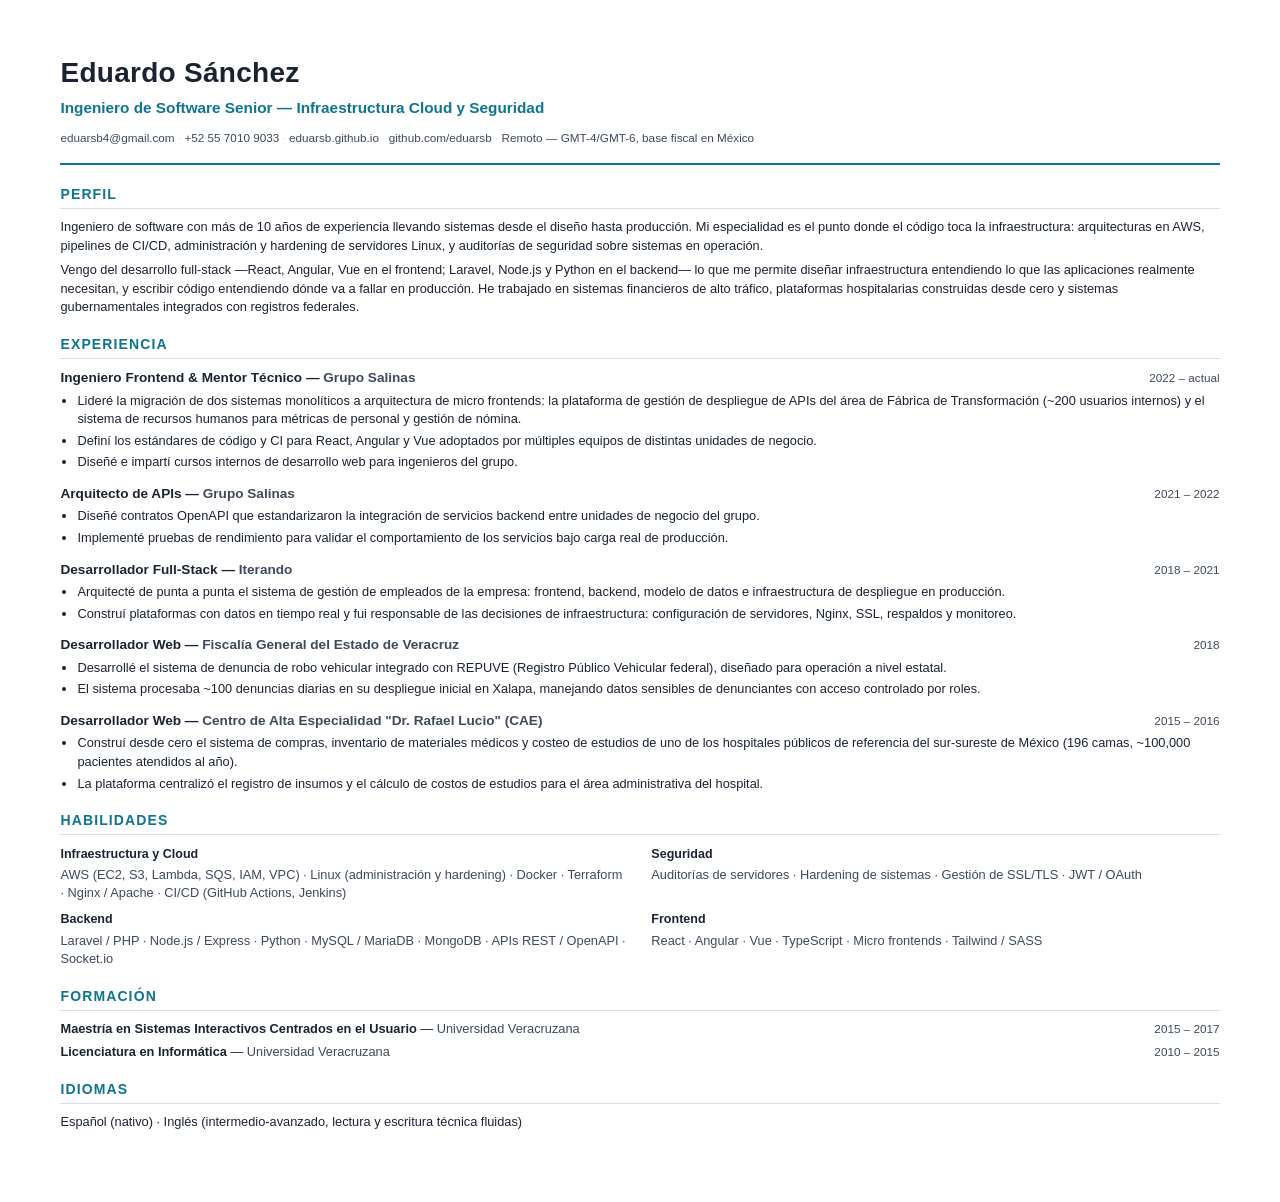
<file: cv/cv-es.html>
<!DOCTYPE html>
<html lang="es">
<head>
<meta charset="utf-8">
<title>CV — Eduardo Sánchez</title>
<style>
  /* Fuente del CV. Regenerar el PDF con:
     google-chrome --headless --disable-gpu --no-pdf-header-footer \
       --print-to-pdf=../img/eduardo_sanchez_cv_es.pdf cv-es.html      */

  @page { size: Letter; margin: 0; }

  :root {
    --ink: #1a2332;
    --ink-soft: #3d4a5c;
    --accent: #0e7490;
    --rule: #d8dde4;
    --chip-bg: #f0f4f7;
  }

  * { margin: 0; padding: 0; box-sizing: border-box; }

  html, body { background: #fff; }

  body {
    font-family: 'Segoe UI', 'Helvetica Neue', Arial, sans-serif;
    color: var(--ink);
    font-size: 9.6pt;
    line-height: 1.45;
    padding: 14mm 16mm;
  }

  /* ---- Cabecera ---- */
  header { border-bottom: 2.5px solid var(--accent); padding-bottom: 4.5mm; margin-bottom: 5mm; }

  h1 {
    font-size: 21pt;
    font-weight: 700;
    letter-spacing: 0.01em;
  }

  .headline {
    font-size: 11.5pt;
    font-weight: 600;
    color: var(--accent);
    margin-top: 1mm;
  }

  .contact {
    margin-top: 2.5mm;
    font-size: 8.8pt;
    color: var(--ink-soft);
  }

  .contact span + span::before { content: "  ·  "; color: var(--rule); }

  /* ---- Secciones ---- */
  section { margin-bottom: 4.5mm; }

  h2 {
    font-size: 10.5pt;
    font-weight: 700;
    text-transform: uppercase;
    letter-spacing: 0.08em;
    color: var(--accent);
    border-bottom: 1px solid var(--rule);
    padding-bottom: 1mm;
    margin-bottom: 2.5mm;
    break-after: avoid-page;
  }

  section.keep-together { break-inside: avoid; }

  .perfil p + p { margin-top: 1.5mm; }

  /* ---- Experiencia ---- */
  .job { margin-bottom: 3.2mm; break-inside: avoid; }

  .job-head {
    display: flex;
    justify-content: space-between;
    align-items: baseline;
  }

  .job-title { font-size: 10.2pt; font-weight: 700; }
  .job-org { color: var(--ink-soft); font-weight: 600; }
  .job-dates { color: var(--ink-soft); font-size: 8.8pt; white-space: nowrap; }

  ul { margin: 1mm 0 0 4.5mm; }
  li { margin-bottom: 0.8mm; }

  /* ---- Habilidades ---- */
  .skills-grid { display: grid; grid-template-columns: 1fr 1fr; gap: 2mm 6mm; }

  .skill-group h3 { font-size: 9.4pt; font-weight: 700; margin-bottom: 0.8mm; }

  .skill-group p { color: var(--ink-soft); }

  /* ---- Formación / Idiomas ---- */
  .edu { display: flex; justify-content: space-between; align-items: baseline; margin-bottom: 1.2mm; }
  .edu b { font-weight: 700; }
  .edu .where { color: var(--ink-soft); }
</style>
</head>
<body>

<header>
  <h1>Eduardo Sánchez</h1>
  <div class="headline">Ingeniero de Software Senior — Infraestructura Cloud y Seguridad</div>
  <div class="contact">
    <span>eduarsb4@gmail.com</span>
    <span>+52 55 7010 9033</span>
    <span>eduarsb.github.io</span>
    <span>github.com/eduarsb</span>
    <span>Remoto — GMT-4/GMT-6, base fiscal en México</span>
  </div>
</header>

<section class="perfil">
  <h2>Perfil</h2>
  <p>Ingeniero de software con más de 10 años de experiencia llevando sistemas desde el diseño hasta producción. Mi especialidad es el punto donde el código toca la infraestructura: arquitecturas en AWS, pipelines de CI/CD, administración y hardening de servidores Linux, y auditorías de seguridad sobre sistemas en operación.</p>
  <p>Vengo del desarrollo full-stack —React, Angular, Vue en el frontend; Laravel, Node.js y Python en el backend— lo que me permite diseñar infraestructura entendiendo lo que las aplicaciones realmente necesitan, y escribir código entendiendo dónde va a fallar en producción. He trabajado en sistemas financieros de alto tráfico, plataformas hospitalarias construidas desde cero y sistemas gubernamentales integrados con registros federales.</p>
</section>

<section>
  <h2>Experiencia</h2>

  <div class="job">
    <div class="job-head">
      <div class="job-title">Ingeniero Frontend &amp; Mentor Técnico — <span class="job-org">Grupo Salinas</span></div>
      <div class="job-dates">2022 – actual</div>
    </div>
    <ul>
      <li>Lideré la migración de dos sistemas monolíticos a arquitectura de micro frontends: la plataforma de gestión de despliegue de APIs del área de Fábrica de Transformación (~200 usuarios internos) y el sistema de recursos humanos para métricas de personal y gestión de nómina.</li>
      <li>Definí los estándares de código y CI para React, Angular y Vue adoptados por múltiples equipos de distintas unidades de negocio.</li>
      <li>Diseñé e impartí cursos internos de desarrollo web para ingenieros del grupo.</li>
    </ul>
  </div>

  <div class="job">
    <div class="job-head">
      <div class="job-title">Arquitecto de APIs — <span class="job-org">Grupo Salinas</span></div>
      <div class="job-dates">2021 – 2022</div>
    </div>
    <ul>
      <li>Diseñé contratos OpenAPI que estandarizaron la integración de servicios backend entre unidades de negocio del grupo.</li>
      <li>Implementé pruebas de rendimiento para validar el comportamiento de los servicios bajo carga real de producción.</li>
    </ul>
  </div>

  <div class="job">
    <div class="job-head">
      <div class="job-title">Desarrollador Full-Stack — <span class="job-org">Iterando</span></div>
      <div class="job-dates">2018 – 2021</div>
    </div>
    <ul>
      <li>Arquitecté de punta a punta el sistema de gestión de empleados de la empresa: frontend, backend, modelo de datos e infraestructura de despliegue en producción.</li>
      <li>Construí plataformas con datos en tiempo real y fui responsable de las decisiones de infraestructura: configuración de servidores, Nginx, SSL, respaldos y monitoreo.</li>
    </ul>
  </div>

  <div class="job">
    <div class="job-head">
      <div class="job-title">Desarrollador Web — <span class="job-org">Fiscalía General del Estado de Veracruz</span></div>
      <div class="job-dates">2018</div>
    </div>
    <ul>
      <li>Desarrollé el sistema de denuncia de robo vehicular integrado con REPUVE (Registro Público Vehicular federal), diseñado para operación a nivel estatal.</li>
      <li>El sistema procesaba ~100 denuncias diarias en su despliegue inicial en Xalapa, manejando datos sensibles de denunciantes con acceso controlado por roles.</li>
    </ul>
  </div>

  <div class="job">
    <div class="job-head">
      <div class="job-title">Desarrollador Web — <span class="job-org">Centro de Alta Especialidad "Dr. Rafael Lucio" (CAE)</span></div>
      <div class="job-dates">2015 – 2016</div>
    </div>
    <ul>
      <li>Construí desde cero el sistema de compras, inventario de materiales médicos y costeo de estudios de uno de los hospitales públicos de referencia del sur-sureste de México (196 camas, ~100,000 pacientes atendidos al año).</li>
      <li>La plataforma centralizó el registro de insumos y el cálculo de costos de estudios para el área administrativa del hospital.</li>
    </ul>
  </div>
</section>

<section class="keep-together">
  <h2>Habilidades</h2>
  <div class="skills-grid">
    <div class="skill-group">
      <h3>Infraestructura y Cloud</h3>
      <p>AWS (EC2, S3, Lambda, SQS, IAM, VPC) · Linux (administración y hardening) · Docker · Terraform · Nginx / Apache · CI/CD (GitHub Actions, Jenkins)</p>
    </div>
    <div class="skill-group">
      <h3>Seguridad</h3>
      <p>Auditorías de servidores · Hardening de sistemas · Gestión de SSL/TLS · JWT / OAuth</p>
    </div>
    <div class="skill-group">
      <h3>Backend</h3>
      <p>Laravel / PHP · Node.js / Express · Python · MySQL / MariaDB · MongoDB · APIs REST / OpenAPI · Socket.io</p>
    </div>
    <div class="skill-group">
      <h3>Frontend</h3>
      <p>React · Angular · Vue · TypeScript · Micro frontends · Tailwind / SASS</p>
    </div>
  </div>
</section>

<section>
  <h2>Formación</h2>
  <div class="edu">
    <div><b>Maestría en Sistemas Interactivos Centrados en el Usuario</b> — <span class="where">Universidad Veracruzana</span></div>
    <div class="job-dates">2015 – 2017</div>
  </div>
  <div class="edu">
    <div><b>Licenciatura en Informática</b> — <span class="where">Universidad Veracruzana</span></div>
    <div class="job-dates">2010 – 2015</div>
  </div>
</section>

<section>
  <h2>Idiomas</h2>
  <p>Español (nativo) · Inglés (intermedio-avanzado, lectura y escritura técnica fluidas)</p>
</section>

</body>
</html>
</file>
<file: css/dark-theme.css>
:root {
  --bg-primary: #0b0b12;
  --bg-surface: #111119;
  --bg-elevated: #1a1a2e;
  --bg-glass: rgba(255, 255, 255, 0.04);
  --bg-glass-strong: rgba(255, 255, 255, 0.07);
  --border-subtle: rgba(255, 255, 255, 0.08);
  --border-glass: rgba(255, 255, 255, 0.14);
  --text-primary: #e4e4e7;
  --text-secondary: #a1a1aa;
  --text-muted: #71717a;
  --accent-cyan: #06b6d4;
  --accent-violet: #8b5cf6;
  --accent-gradient: linear-gradient(135deg, #06b6d4, #8b5cf6);
  --shadow-glow: 0 0 60px rgba(6, 182, 212, 0.1);
  --glass-blur: blur(16px) saturate(180%);
}

* {
  margin: 0;
  padding: 0;
  box-sizing: border-box;
}

html {
  scroll-behavior: smooth;
}

body {
  font-family: 'Inter', sans-serif;
  background-color: var(--bg-primary);
  background-image:
    radial-gradient(ellipse 80% 50% at 50% -20%, rgba(6, 182, 212, 0.08), transparent),
    radial-gradient(ellipse 60% 40% at 80% 60%, rgba(139, 92, 246, 0.05), transparent),
    radial-gradient(ellipse 50% 30% at 10% 90%, rgba(6, 182, 212, 0.04), transparent);
  background-attachment: fixed;
  color: var(--text-secondary);
  line-height: 1.7;
  overflow-x: hidden;
}

body::before {
  content: '';
  position: fixed;
  top: 0;
  left: 0;
  width: 100%;
  height: 100%;
  background-image: url("data:image/svg+xml,%3Csvg viewBox='0 0 256 256' xmlns='http://www.w3.org/2000/svg'%3E%3Cfilter id='noise'%3E%3CfeTurbulence type='fractalNoise' baseFrequency='0.9' numOctaves='4' stitchTiles='stitch'/%3E%3C/filter%3E%3Crect width='100%25' height='100%25' filter='url(%23noise)' opacity='0.03'/%3E%3C/svg%3E");
  background-repeat: repeat;
  background-size: 256px 256px;
  pointer-events: none;
  z-index: 0;
}

body > * {
  position: relative;
  z-index: 1;
}

h1, h2, h3, h4, h5, h6,
.h1, .h2, .h3, .h4, .h5, .h6 {
  font-family: 'Space Grotesk', sans-serif;
  color: var(--text-primary);
  font-weight: 700;
}

a {
  color: var(--accent-cyan);
  text-decoration: none;
  transition: color 0.3s ease;
}

a:hover {
  color: var(--accent-violet);
  text-decoration: none;
}

p {
  color: var(--text-secondary);
  font-size: 1rem;
  line-height: 1.8;
}

::selection {
  background: rgba(6, 182, 212, 0.3);
  color: var(--text-primary);
}

.container-fluid {
  background: transparent !important;
  border: none !important;
}

.bg-primary {
  background: transparent !important;
}

.bg-light {
  background: transparent !important;
}

.mt-5 {
  margin-top: 0 !important;
}

.text-primary {
  color: var(--text-primary) !important;
}

.text-secondary {
  color: var(--text-secondary) !important;
}

.text-white {
  color: var(--text-primary) !important;
}

/* ===== NAVBAR ===== */
.navbar {
  background: rgba(10, 10, 15, 0.8) !important;
  backdrop-filter: blur(20px) saturate(180%);
  -webkit-backdrop-filter: blur(20px) saturate(180%);
  border-bottom: 1px solid var(--border-subtle);
  padding: 0.75rem 0 !important;
  transition: all 0.4s ease;
}

.navbar-light .navbar-nav .nav-link {
  color: var(--text-secondary) !important;
  font-family: 'Inter', sans-serif;
  font-weight: 500;
  font-size: 0.9rem;
  letter-spacing: 0.02em;
  padding: 1rem 1.25rem !important;
  position: relative;
  transition: color 0.3s ease;
}

.navbar-light .navbar-nav .nav-link::after {
  content: '';
  position: absolute;
  bottom: 0.5rem;
  left: 50%;
  width: 0;
  height: 2px;
  background: var(--accent-gradient);
  transform: translateX(-50%);
  transition: width 0.3s ease;
  border-radius: 1px;
}

.navbar-light .navbar-nav .nav-link:hover,
.navbar-light .navbar-nav .nav-link.active {
  color: var(--text-primary) !important;
}

.navbar-light .navbar-nav .nav-link:hover::after,
.navbar-light .navbar-nav .nav-link.active::after {
  width: 20px;
}

.navbar-toggler {
  border-color: var(--border-glass) !important;
}

.navbar-toggler-icon {
  filter: invert(1);
}

.navbar-collapse {
  background: rgba(10, 10, 15, 0.95);
  border-radius: 12px;
  padding: 0.5rem;
}

@media (min-width: 992px) {
  .navbar-collapse {
    background: transparent;
    padding: 0;
  }
}

/* ===== HERO SECTION ===== */
#home {
  background: transparent !important;
  min-height: 100vh;
  position: relative;
  overflow: visible;
  margin-bottom: 0 !important;
  padding-bottom: 4rem !important;
}

#home::before {
  content: '';
  position: absolute;
  top: -30%;
  right: -20%;
  width: 900px;
  height: 900px;
  background: radial-gradient(circle, rgba(6, 182, 212, 0.12) 0%, rgba(6, 182, 212, 0.03) 40%, transparent 70%);
  pointer-events: none;
  animation: float-slow 20s ease-in-out infinite alternate;
}

#home::after {
  content: '';
  position: absolute;
  bottom: -20%;
  left: -15%;
  width: 700px;
  height: 700px;
  background: radial-gradient(circle, rgba(139, 92, 246, 0.1) 0%, rgba(139, 92, 246, 0.02) 40%, transparent 70%);
  pointer-events: none;
  animation: float-slow 25s ease-in-out infinite alternate-reverse;
}

@keyframes float-slow {
  0% { transform: translate(0, 0); }
  100% { transform: translate(30px, -20px); }
}

#home .container {
  position: relative;
  z-index: 1;
}

#home .img-fluid {
  border-radius: 20px !important;
  border: 1px solid var(--border-glass);
  box-shadow:
    var(--shadow-glow),
    0 20px 60px rgba(0, 0, 0, 0.4),
    inset 0 1px 0 rgba(255, 255, 255, 0.05);
  transition: transform 0.5s ease, box-shadow 0.5s ease;
}

#home .img-fluid:hover {
  transform: scale(1.02);
  box-shadow:
    0 0 100px rgba(6, 182, 212, 0.18),
    0 25px 70px rgba(0, 0, 0, 0.5);
}

#home h3 {
  font-family: 'Inter', sans-serif;
  font-weight: 400;
  font-size: 1.2rem;
  color: var(--text-muted) !important;
  letter-spacing: 0.05em;
  text-transform: uppercase;
}

#home h1.display-3 {
  font-family: 'Space Grotesk', sans-serif;
  font-size: clamp(2.5rem, 5vw, 4rem);
  font-weight: 700;
  -webkit-text-stroke: 0 !important;
  color: transparent !important;
  background: var(--accent-gradient);
  -webkit-background-clip: text;
  background-clip: text;
  line-height: 1.1;
}

#home .typed-text-output {
  font-family: 'Space Grotesk', sans-serif;
  font-size: 1.5rem;
  font-weight: 500;
  color: var(--text-secondary) !important;
}

.typed-cursor {
  color: var(--accent-cyan) !important;
  font-size: 1.5rem !important;
}

#home .btn-outline-light {
  color: var(--text-primary);
  border: 1px solid var(--border-glass);
  background: var(--bg-glass-strong);
  backdrop-filter: var(--glass-blur);
  -webkit-backdrop-filter: var(--glass-blur);
  border-radius: 12px;
  padding: 12px 28px;
  font-family: 'Inter', sans-serif;
  font-weight: 500;
  font-size: 0.95rem;
  transition: all 0.3s ease;
  box-shadow:
    0 4px 15px rgba(0, 0, 0, 0.2),
    inset 0 1px 0 rgba(255, 255, 255, 0.06);
}

#home .btn-outline-light:hover {
  background: rgba(6, 182, 212, 0.12);
  border-color: rgba(6, 182, 212, 0.5);
  color: var(--accent-cyan);
  transform: translateY(-2px);
  box-shadow:
    0 8px 25px rgba(6, 182, 212, 0.15),
    inset 0 1px 0 rgba(255, 255, 255, 0.1);
}

#home .btn-light {
  color: var(--bg-primary);
  background: var(--accent-gradient);
  border: none;
  border-radius: 12px;
  padding: 12px 28px;
  font-family: 'Inter', sans-serif;
  font-weight: 600;
  font-size: 0.95rem;
  transition: all 0.3s ease;
}

#home .btn-light:hover {
  transform: translateY(-2px);
  box-shadow: 0 8px 30px rgba(6, 182, 212, 0.3);
}

/* ===== SECTION HEADERS ===== */
.section-header {
  position: relative;
  margin-bottom: 4rem;
  text-align: center;
}

.section-header .display-1 {
  font-size: clamp(3rem, 8vw, 8rem) !important;
  color: transparent !important;
  -webkit-text-stroke: 1px rgba(255, 255, 255, 0.07) !important;
  user-select: none;
}

.section-header .position-absolute {
  font-size: clamp(1.5rem, 3vw, 2rem) !important;
  color: var(--text-primary) !important;
  letter-spacing: 0.05em;
}

.section-header .position-absolute::after {
  content: '';
  display: block;
  width: 60px;
  height: 3px;
  background: var(--accent-gradient);
  margin: 0.75rem auto 0;
  border-radius: 2px;
}

/* ===== ABOUT SECTION ===== */
#about {
  padding: 6rem 0 !important;
  position: relative;
  overflow: hidden;
}

#about::before {
  content: '';
  position: absolute;
  top: 30%;
  left: -10%;
  width: 500px;
  height: 500px;
  background: radial-gradient(circle, rgba(6, 182, 212, 0.05) 0%, transparent 70%);
  pointer-events: none;
}

#about .img-fluid {
  border-radius: 20px;
  border: 1px solid var(--border-glass);
  box-shadow:
    var(--shadow-glow),
    0 15px 50px rgba(0, 0, 0, 0.3);
}

#about h3 {
  background: var(--accent-gradient);
  -webkit-background-clip: text;
  background-clip: text;
  color: transparent;
  font-size: 1.5rem;
}

#about p {
  font-size: 1.05rem;
  line-height: 1.9;
}

#about h6 {
  color: var(--text-muted);
  font-family: 'Inter', sans-serif;
  font-weight: 400;
  font-size: 0.95rem;
}

#about h6 span {
  color: var(--text-primary) !important;
  font-weight: 500;
}

#about .col-sm-6 {
  padding: 0.5rem 15px !important;
}

#about .row.mb-3 {
  background: var(--bg-glass-strong);
  backdrop-filter: var(--glass-blur);
  -webkit-backdrop-filter: var(--glass-blur);
  border: 1px solid var(--border-glass);
  border-radius: 16px;
  padding: 1rem 0.5rem;
  margin-top: 1.5rem;
  box-shadow:
    0 4px 20px rgba(0, 0, 0, 0.15),
    inset 0 1px 0 rgba(255, 255, 255, 0.06);
}

/* ===== EXPERIENCE SECTION ===== */
#qualification {
  padding: 6rem 0 !important;
  background: transparent;
  position: relative;
  overflow: hidden;
}

#qualification::before {
  content: '';
  position: absolute;
  top: 10%;
  right: -10%;
  width: 500px;
  height: 500px;
  background: radial-gradient(circle, rgba(139, 92, 246, 0.06) 0%, transparent 70%);
  pointer-events: none;
}

#qualification .border-left {
  border-left: 2px solid var(--border-glass) !important;
  position: relative;
}

#qualification .border-left::before {
  content: '';
  position: absolute;
  top: 0;
  left: -2px;
  width: 2px;
  height: 100%;
  background: var(--accent-gradient);
  opacity: 0.3;
}

#qualification .border-left > .position-relative {
  background: var(--bg-glass);
  backdrop-filter: blur(8px);
  -webkit-backdrop-filter: blur(8px);
  border: 1px solid var(--border-subtle);
  border-radius: 14px;
  padding: 1.25rem 1.5rem;
  margin-left: 0.5rem;
  transition: all 0.4s ease;
  box-shadow: 0 2px 12px rgba(0, 0, 0, 0.1);
  position: relative;
}

#qualification .border-left > .position-relative::before {
  content: '';
  position: absolute;
  width: 12px;
  height: 12px;
  background: var(--accent-cyan);
  border: 2px solid var(--bg-primary);
  border-radius: 50%;
  top: 1.5rem;
  left: calc(-1.5rem - 0.5rem - 1px - 5px);
  box-shadow: 0 0 8px rgba(6, 182, 212, 0.5);
  z-index: 2;
}

#qualification .border-left > .position-relative:hover {
  transform: translateX(4px);
  border-color: rgba(6, 182, 212, 0.25);
  background: var(--bg-glass-strong);
  box-shadow:
    0 8px 30px rgba(6, 182, 212, 0.08),
    inset 0 1px 0 rgba(255, 255, 255, 0.06);
}

#qualification h5 {
  color: var(--text-primary);
  font-size: 1.1rem;
}

#qualification strong {
  color: var(--accent-cyan);
  font-weight: 600;
}

#qualification small {
  color: var(--text-muted);
  font-family: 'Inter', sans-serif;
}

#qualification p {
  font-size: 0.95rem;
  line-height: 1.8;
}

/* ===== SKILLS SECTION ===== */
#skill {
  padding: 6rem 0 !important;
  position: relative;
  overflow: hidden;
}

#skill::before {
  content: '';
  position: absolute;
  bottom: 0;
  left: -5%;
  width: 600px;
  height: 400px;
  background: radial-gradient(ellipse, rgba(6, 182, 212, 0.06) 0%, transparent 70%);
  pointer-events: none;
}

.skill {
  background: var(--bg-glass-strong);
  backdrop-filter: var(--glass-blur);
  -webkit-backdrop-filter: var(--glass-blur);
  border: 1px solid var(--border-glass);
  border-radius: 16px;
  padding: 1.25rem 1.5rem;
  transition: all 0.4s ease;
  box-shadow:
    0 4px 20px rgba(0, 0, 0, 0.2),
    inset 0 1px 0 rgba(255, 255, 255, 0.06);
}

.skill:hover {
  border-color: rgba(6, 182, 212, 0.4);
  background: rgba(255, 255, 255, 0.1);
  transform: translateY(-3px);
  box-shadow:
    0 12px 40px rgba(6, 182, 212, 0.12),
    0 4px 20px rgba(0, 0, 0, 0.3),
    inset 0 1px 0 rgba(255, 255, 255, 0.1);
}

.skill h6 {
  color: var(--text-primary) !important;
  font-family: 'Inter', sans-serif;
  font-size: 0.9rem;
}

.skill h6:last-child {
  color: var(--accent-cyan) !important;
  font-weight: 600 !important;
}

.progress {
  background: rgba(255, 255, 255, 0.06) !important;
  border-radius: 10px;
  height: 6px !important;
  overflow: hidden;
}

.progress .progress-bar {
  border-radius: 10px;
  transition: width 2s ease !important;
}

.progress .progress-bar.bg-primary {
  background: var(--accent-gradient) !important;
}

.progress .progress-bar.bg-info {
  background: linear-gradient(135deg, #06b6d4, #22d3ee) !important;
}

.progress .progress-bar.bg-warning {
  background: linear-gradient(135deg, #f59e0b, #fbbf24) !important;
}

/* ===== SERVICES SECTION ===== */
#service {
  padding: 6rem 0 !important;
  background: transparent;
  position: relative;
  overflow: hidden;
}

#service::before {
  content: '';
  position: absolute;
  top: 20%;
  right: -8%;
  width: 400px;
  height: 400px;
  background: radial-gradient(circle, rgba(6, 182, 212, 0.05) 0%, transparent 70%);
  pointer-events: none;
}

#service .col-lg-4 {
  margin-bottom: 2rem !important;
  padding-left: 15px;
  padding-right: 15px;
}

#service .service-card {
  background: var(--bg-glass-strong);
  backdrop-filter: var(--glass-blur);
  -webkit-backdrop-filter: var(--glass-blur);
  border: 1px solid var(--border-glass);
  border-radius: 20px;
  padding: 2rem 1.5rem;
  transition: all 0.4s ease;
  box-shadow:
    0 4px 20px rgba(0, 0, 0, 0.15),
    inset 0 1px 0 rgba(255, 255, 255, 0.06);
  height: 100%;
  text-align: center;
}

#service .service-card:hover {
  transform: translateY(-4px);
  border-color: rgba(139, 92, 246, 0.3);
  background: rgba(255, 255, 255, 0.09);
  box-shadow:
    0 16px 50px rgba(139, 92, 246, 0.1),
    0 4px 20px rgba(0, 0, 0, 0.3),
    inset 0 1px 0 rgba(255, 255, 255, 0.1);
}

.service-icon {
  width: 56px !important;
  height: 56px !important;
  border-radius: 14px !important;
  background: var(--accent-gradient) !important;
  color: white !important;
  font-size: 1.2rem !important;
  transition: all 0.3s ease;
  box-shadow: 0 4px 15px rgba(6, 182, 212, 0.2);
}

#service .service-card:hover .service-icon {
  box-shadow: 0 8px 25px rgba(6, 182, 212, 0.35);
  transform: scale(1.08);
}

#service h4 {
  font-size: 1.1rem;
  color: var(--text-primary);
}

#service p {
  color: var(--text-secondary);
  font-size: 0.95rem;
  margin-bottom: 0;
}

/* ===== CONTACT CTA ===== */
#contact {
  padding: 5rem 0 !important;
  position: relative;
}

.contact-cta {
  background: var(--bg-glass-strong);
  backdrop-filter: var(--glass-blur);
  -webkit-backdrop-filter: var(--glass-blur);
  border: 1px solid var(--border-glass);
  border-radius: 24px;
  padding: 3.5rem 3rem;
  position: relative;
  overflow: hidden;
  box-shadow:
    0 8px 40px rgba(0, 0, 0, 0.2),
    inset 0 1px 0 rgba(255, 255, 255, 0.06);
}

.contact-cta::before {
  content: '';
  position: absolute;
  top: -50%;
  left: 50%;
  transform: translateX(-50%);
  width: 600px;
  height: 400px;
  background: radial-gradient(circle, rgba(6, 182, 212, 0.08) 0%, transparent 70%);
  pointer-events: none;
}

.contact-cta h2 {
  font-family: 'Space Grotesk', sans-serif;
  font-size: 2rem;
  background: var(--accent-gradient);
  -webkit-background-clip: text;
  background-clip: text;
  color: transparent;
}

.contact-cta p {
  color: var(--text-secondary);
  font-size: 1.1rem;
  max-width: 500px;
  margin-left: auto;
  margin-right: auto;
}

.btn-cta {
  background: var(--accent-gradient);
  color: var(--bg-primary);
  border: none;
  border-radius: 12px;
  padding: 12px 32px;
  font-family: 'Inter', sans-serif;
  font-weight: 600;
  font-size: 0.95rem;
  transition: all 0.3s ease;
}

.btn-cta:hover {
  transform: translateY(-2px);
  box-shadow: 0 8px 30px rgba(6, 182, 212, 0.3);
  color: var(--bg-primary);
  text-decoration: none;
}

.btn-cta-outline {
  background: var(--bg-glass-strong);
  backdrop-filter: var(--glass-blur);
  -webkit-backdrop-filter: var(--glass-blur);
  color: var(--text-primary);
  border: 1px solid var(--border-glass);
  border-radius: 12px;
  padding: 12px 32px;
  font-family: 'Inter', sans-serif;
  font-weight: 500;
  font-size: 0.95rem;
  transition: all 0.3s ease;
  box-shadow: inset 0 1px 0 rgba(255, 255, 255, 0.06);
}

.btn-cta-outline:hover {
  border-color: rgba(139, 92, 246, 0.4);
  color: var(--accent-violet);
  transform: translateY(-2px);
  box-shadow:
    0 8px 25px rgba(139, 92, 246, 0.12),
    inset 0 1px 0 rgba(255, 255, 255, 0.1);
  text-decoration: none;
}

/* ===== FOOTER ===== */
.footer-section {
  background: transparent !important;
  border-top: none;
  position: relative;
  overflow: hidden;
}

.footer-section::before {
  content: '';
  position: absolute;
  top: -50%;
  left: 50%;
  transform: translateX(-50%);
  width: 500px;
  height: 400px;
  background: radial-gradient(circle, rgba(139, 92, 246, 0.06) 0%, transparent 70%);
  pointer-events: none;
}

footer .btn-social,
.footer-section .btn-social,
.bg-primary .btn-social,
.btn-light.btn-social {
  background: var(--bg-glass-strong) !important;
  backdrop-filter: var(--glass-blur);
  -webkit-backdrop-filter: var(--glass-blur);
  border: 1px solid var(--border-glass) !important;
  color: var(--text-secondary) !important;
  border-radius: 12px !important;
  width: 44px;
  height: 44px;
  display: inline-flex !important;
  align-items: center;
  justify-content: center;
  transition: all 0.3s ease;
  box-shadow:
    0 2px 10px rgba(0, 0, 0, 0.15),
    inset 0 1px 0 rgba(255, 255, 255, 0.06);
}

footer .btn-social:hover,
.footer-section .btn-social:hover,
.bg-primary .btn-social:hover,
.btn-light.btn-social:hover {
  color: var(--accent-cyan) !important;
  border-color: rgba(6, 182, 212, 0.4) !important;
  background: rgba(6, 182, 212, 0.1) !important;
  transform: translateY(-3px);
  box-shadow:
    0 8px 25px rgba(6, 182, 212, 0.15),
    inset 0 1px 0 rgba(255, 255, 255, 0.1);
}

/* ===== SCROLL ELEMENTS ===== */
.scroll-to-bottom {
  color: var(--text-muted) !important;
}

.back-to-top {
  background: var(--bg-elevated) !important;
  border: 1px solid var(--border-glass) !important;
  color: var(--accent-cyan) !important;
  border-radius: 12px !important;
  width: 40px;
  height: 40px;
  display: flex;
  align-items: center;
  justify-content: center;
}

.back-to-top:hover {
  border-color: var(--accent-cyan) !important;
  box-shadow: 0 4px 15px rgba(6, 182, 212, 0.2);
}

/* ===== ANIMATIONS ===== */
.fade-in {
  opacity: 0;
  transform: translateY(30px);
  transition: opacity 0.8s ease, transform 0.8s ease;
}

.fade-in.visible {
  opacity: 1;
  transform: translateY(0);
}

.fade-in-left {
  opacity: 0;
  transform: translateX(-30px);
  transition: opacity 0.8s ease, transform 0.8s ease;
}

.fade-in-left.visible {
  opacity: 1;
  transform: translateX(0);
}

.fade-in-right {
  opacity: 0;
  transform: translateX(30px);
  transition: opacity 0.8s ease, transform 0.8s ease;
}

.fade-in-right.visible {
  opacity: 1;
  transform: translateX(0);
}

.stagger-1 { transition-delay: 0.1s; }
.stagger-2 { transition-delay: 0.2s; }
.stagger-3 { transition-delay: 0.3s; }
.stagger-4 { transition-delay: 0.4s; }
.stagger-5 { transition-delay: 0.5s; }
.stagger-6 { transition-delay: 0.6s; }

/* ===== RESPONSIVE FIXES ===== */
@media (max-width: 991.98px) {
  #home h1.display-3 {
    font-size: 2.5rem;
  }

  #home .typed-text-output {
    font-size: 1.2rem;
  }

  .section-header .display-1 {
    font-size: 3rem !important;
  }

  #qualification .col-lg-6:last-child {
    margin-top: 0;
  }
}

@media (max-width: 575.98px) {
  #home {
    padding-top: 4rem !important;
  }

  #home h1.display-3 {
    font-size: 2rem;
  }

  .section-header .display-1 {
    display: none !important;
  }

  .skill {
    padding: 1rem;
  }

  #home .btn {
    margin-bottom: 0.75rem;
    width: 100%;
    text-align: center;
  }

  #home .d-flex {
    flex-direction: column;
    gap: 0.5rem;
  }

  #home .mr-5 {
    margin-right: 0 !important;
  }
}

/* ===== MISC OVERRIDES ===== */
.shadow-sm {
  box-shadow: none !important;
}

.border-primary {
  border-color: var(--border-glass) !important;
}

#home.mb-5 {
  margin-bottom: 0 !important;
}

.font-weight-lighter {
  font-weight: 300 !important;
}

.text-uppercase {
  letter-spacing: 0.05em;
}

.copyright-text {
  color: var(--text-muted);
  font-size: 0.875rem;
}

.copyright-text a {
  color: var(--accent-cyan) !important;
  font-weight: 600;
}

/* ===== OVERRIDE BOOTSTRAP BG COLORS ===== */
.container-fluid.bg-primary,
.container-fluid[class*="bg-primary"] {
  background-color: transparent !important;
}

.container-fluid + .container-fluid {
  border-top: none !important;
}

/* ===== LANGUAGE SWITCHER ===== */
.lang-switch {
  display: flex;
  align-items: center;
  justify-content: center;
  width: 36px;
  height: 36px;
  border-radius: 10px;
  background: var(--bg-glass-strong);
  backdrop-filter: var(--glass-blur);
  -webkit-backdrop-filter: var(--glass-blur);
  border: 1px solid var(--border-glass);
  color: var(--text-secondary) !important;
  font-family: 'Inter', sans-serif;
  font-weight: 600;
  font-size: 0.75rem;
  letter-spacing: 0.05em;
  text-decoration: none !important;
  transition: all 0.3s ease;
  box-shadow: inset 0 1px 0 rgba(255, 255, 255, 0.06);
  position: absolute;
  right: 1.5rem;
  top: 50%;
  transform: translateY(-50%);
  z-index: 10;
}

.lang-switch:hover {
  color: var(--accent-cyan) !important;
  border-color: rgba(6, 182, 212, 0.4);
  background: rgba(6, 182, 212, 0.1);
  box-shadow: 0 4px 15px rgba(6, 182, 212, 0.15);
}

@media (max-width: 991.98px) {
  .lang-switch {
    right: 4.5rem;
  }
}

/* ===== SMOOTH TRANSITIONS ON ALL INTERACTIVE ===== */
a, .btn, .skill, .service-icon, .nav-link {
  transition: all 0.3s ease;
}

/* ===== HERO (sin estilos inline, requerido por CSP) ===== */
.hero-section {
  min-height: 100vh;
}

.hero-headline {
  color: var(--accent-cyan);
  font-family: 'Space Grotesk', sans-serif;
  font-size: 1.5rem;
  letter-spacing: 0.02em;
}

.hero-lead {
  font-size: 1.05rem;
  line-height: 1.8;
  color: var(--text-secondary);
  max-width: 560px;
}

@media (max-width: 991.98px) {
  .hero-lead {
    margin-left: auto;
    margin-right: auto;
  }
}

/* ===== TITULOS DE SECCION (sin estilos inline, requerido por CSP) ===== */
.section-header-bg {
  -webkit-text-stroke: 1px rgba(255, 255, 255, 0.07);
}

/* ===== GRUPOS DE HABILIDADES (sustituyen a las barras de porcentaje) ===== */
.skill-group h5 {
  color: var(--text-primary);
  font-family: 'Space Grotesk', sans-serif;
}

.skill-group h5 i {
  color: var(--accent-cyan);
}

.skill-tags {
  display: flex;
  flex-wrap: wrap;
  gap: 0.5rem;
}

.skill-tags span {
  display: inline-block;
  padding: 0.35rem 0.85rem;
  border-radius: 999px;
  border: 1px solid var(--border-glass);
  background: rgba(255, 255, 255, 0.05);
  color: var(--text-secondary);
  font-family: 'Inter', sans-serif;
  font-size: 0.85rem;
  transition: all 0.3s ease;
}

.skill-tags span:hover {
  border-color: rgba(6, 182, 212, 0.4);
  color: var(--text-primary);
  background: rgba(6, 182, 212, 0.08);
}

/* ==========================================================================
   Proyectos — una sola tarjeta ancha, no una grilla.
   Con un proyecto, una grilla de tres columnas deja dos huecos y se lee como
   "no tiene más". Una tarjeta a lo ancho se lee como "este es EL proyecto".
   ========================================================================== */

#projects .project-card {
  background: var(--bg-glass-strong);
  backdrop-filter: var(--glass-blur);
  -webkit-backdrop-filter: var(--glass-blur);
  border: 1px solid var(--border-glass);
  border-radius: 20px;
  padding: 2.5rem 2rem;
  transition: all 0.4s ease;
  box-shadow:
    0 4px 20px rgba(0, 0, 0, 0.15),
    inset 0 1px 0 rgba(255, 255, 255, 0.06);
}

#projects .project-card:hover {
  transform: translateY(-4px);
  border-color: rgba(139, 92, 246, 0.3);
  background: rgba(255, 255, 255, 0.09);
  box-shadow:
    0 16px 50px rgba(139, 92, 246, 0.1),
    0 4px 20px rgba(0, 0, 0, 0.3),
    inset 0 1px 0 rgba(255, 255, 255, 0.1);
}

#projects h4 {
  font-size: 1.25rem;
  color: var(--text-primary);
}

#projects p,
#projects li {
  color: var(--text-secondary);
  font-size: 0.95rem;
}

#projects .project-stack {
  list-style: none;
  padding: 0;
  margin: 0 0 1.5rem 0;
  display: flex;
  flex-wrap: wrap;
  gap: 0.5rem;
}

#projects .project-stack li {
  background: rgba(139, 92, 246, 0.12);
  border: 1px solid rgba(139, 92, 246, 0.25);
  border-radius: 8px;
  padding: 4px 12px;
  font-size: 0.8rem;
  color: var(--text-primary);
}

#projects .project-points {
  list-style: none;
  padding: 0;
  margin: 0 0 1.75rem 0;
  text-align: left;
}

#projects .project-points li {
  position: relative;
  padding-left: 1.5rem;
  margin-bottom: 0.6rem;
  line-height: 1.6;
}

/* El check se dibuja con CSS y no con un <i> por archivo: menos markup
   duplicado entre index.html e index_en.html, que hay que mantener en espejo. */
#projects .project-points li::before {
  content: "\2713";
  position: absolute;
  left: 0;
  color: var(--accent-violet);
  font-weight: 700;
}

@media (max-width: 575.98px) {
  #projects .project-card {
    padding: 1.75rem 1.25rem;
  }
}

/* Sin esto, <code> hereda el tamaño del navegador y desentona en el tema
   oscuro: se ve más grande que el texto que lo rodea y sin contraste propio. */
#projects code {
  /* Sin nowrap, `terraform apply` se parte entre dos líneas y el recuadro
     queda cortado por la mitad — se ve en la versión en inglés, donde el
     párrafo cae distinto. */
  white-space: nowrap;
  background: rgba(6, 182, 212, 0.12);
  border: 1px solid rgba(6, 182, 212, 0.22);
  border-radius: 6px;
  padding: 1px 6px;
  font-size: 0.85em;
  color: var(--text-primary);
}
</file>
<file: css/style.css>
/******* Bootstrap Theming ********/
/*!
 * Bootstrap v4.5.3 (https://getbootstrap.com/)
 * Copyright 2011-2020 The Bootstrap Authors
 * Copyright 2011-2020 Twitter, Inc.
 * Licensed under MIT (https://github.com/twbs/bootstrap/blob/main/LICENSE)
 */
:root {
  --blue: #007bff;
  --indigo: #6610f2;
  --purple: #6f42c1;
  --pink: #e83e8c;
  --red: #dc3545;
  --orange: #fd7e14;
  --yellow: #ffc107;
  --green: #28a745;
  --teal: #20c997;
  --cyan: #17a2b8;
  --white: #fff;
  --gray: #6c757d;
  --gray-dark: #343a40;
  --primary: #0BCEAF;
  --secondary: #6c757d;
  --success: #28a745;
  --info: #17a2b8;
  --warning: #ffc107;
  --danger: #dc3545;
  --light: #ffffff;
  --dark: #343a40;
  --breakpoint-xs: 0;
  --breakpoint-sm: 576px;
  --breakpoint-md: 768px;
  --breakpoint-lg: 992px;
  --breakpoint-xl: 1200px;
  --font-family-sans-serif: "Roboto", sans-serif;
  --font-family-monospace: SFMono-Regular, Menlo, Monaco, Consolas, "Liberation Mono", "Courier New", monospace;
}

*,
*::before,
*::after {
  box-sizing: border-box;
}

html {
  font-family: sans-serif;
  line-height: 1.15;
  -webkit-text-size-adjust: 100%;
  -webkit-tap-highlight-color: rgba(0, 0, 0, 0);
}

article, aside, figcaption, figure, footer, header, hgroup, main, nav, section {
  display: block;
}

body {
  margin: 0;
  font-family: "Roboto", sans-serif;
  font-size: 1rem;
  font-weight: 400;
  line-height: 1.5;
  color: #6c757d;
  text-align: left;
  background-color: #ffffff;
}

[tabindex="-1"]:focus:not(:focus-visible) {
  outline: 0 !important;
}

hr {
  box-sizing: content-box;
  height: 0;
  overflow: visible;
}

h1, h2, h3, h4, h5, h6 {
  margin-top: 0;
  margin-bottom: 0.5rem;
}

p {
  margin-top: 0;
  margin-bottom: 1rem;
}

abbr[title],
abbr[data-original-title] {
  text-decoration: underline;
  text-decoration: underline dotted;
  cursor: help;
  border-bottom: 0;
  text-decoration-skip-ink: none;
}

address {
  margin-bottom: 1rem;
  font-style: normal;
  line-height: inherit;
}

ol,
ul,
dl {
  margin-top: 0;
  margin-bottom: 1rem;
}

ol ol,
ul ul,
ol ul,
ul ol {
  margin-bottom: 0;
}

dt {
  font-weight: 700;
}

dd {
  margin-bottom: .5rem;
  margin-left: 0;
}

blockquote {
  margin: 0 0 1rem;
}

b,
strong {
  font-weight: bolder;
}

small {
  font-size: 80%;
}

sub,
sup {
  position: relative;
  font-size: 75%;
  line-height: 0;
  vertical-align: baseline;
}

sub {
  bottom: -.25em;
}

sup {
  top: -.5em;
}

a {
  color: #0BCEAF;
  text-decoration: none;
  background-color: transparent;
}

a:hover {
  color: #078571;
  text-decoration: underline;
}

a:not([href]):not([class]) {
  color: inherit;
  text-decoration: none;
}

a:not([href]):not([class]):hover {
  color: inherit;
  text-decoration: none;
}

pre,
code,
kbd,
samp {
  font-family: SFMono-Regular, Menlo, Monaco, Consolas, "Liberation Mono", "Courier New", monospace;
  font-size: 1em;
}

pre {
  margin-top: 0;
  margin-bottom: 1rem;
  overflow: auto;
  -ms-overflow-style: scrollbar;
}

figure {
  margin: 0 0 1rem;
}

img {
  vertical-align: middle;
  border-style: none;
}

svg {
  overflow: hidden;
  vertical-align: middle;
}

table {
  border-collapse: collapse;
}

caption {
  padding-top: 0.75rem;
  padding-bottom: 0.75rem;
  color: #6c757d;
  text-align: left;
  caption-side: bottom;
}

th {
  text-align: inherit;
  text-align: -webkit-match-parent;
}

label {
  display: inline-block;
  margin-bottom: 0.5rem;
}

button {
  border-radius: 0;
}

button:focus {
  outline: 1px dotted;
  outline: 5px auto -webkit-focus-ring-color;
}

input,
button,
select,
optgroup,
textarea {
  margin: 0;
  font-family: inherit;
  font-size: inherit;
  line-height: inherit;
}

button,
input {
  overflow: visible;
}

button,
select {
  text-transform: none;
}

[role="button"] {
  cursor: pointer;
}

select {
  word-wrap: normal;
}

button,
[type="button"],
[type="reset"],
[type="submit"] {
  -webkit-appearance: button;
}

button:not(:disabled),
[type="button"]:not(:disabled),
[type="reset"]:not(:disabled),
[type="submit"]:not(:disabled) {
  cursor: pointer;
}

button::-moz-focus-inner,
[type="button"]::-moz-focus-inner,
[type="reset"]::-moz-focus-inner,
[type="submit"]::-moz-focus-inner {
  padding: 0;
  border-style: none;
}

input[type="radio"],
input[type="checkbox"] {
  box-sizing: border-box;
  padding: 0;
}

textarea {
  overflow: auto;
  resize: vertical;
}

fieldset {
  min-width: 0;
  padding: 0;
  margin: 0;
  border: 0;
}

legend {
  display: block;
  width: 100%;
  max-width: 100%;
  padding: 0;
  margin-bottom: .5rem;
  font-size: 1.5rem;
  line-height: inherit;
  color: inherit;
  white-space: normal;
}

@media (max-width: 1200px) {
  legend {
    font-size: calc(1.275rem + 0.3vw) ;
  }
}

progress {
  vertical-align: baseline;
}

[type="number"]::-webkit-inner-spin-button,
[type="number"]::-webkit-outer-spin-button {
  height: auto;
}

[type="search"] {
  outline-offset: -2px;
  -webkit-appearance: none;
}

[type="search"]::-webkit-search-decoration {
  -webkit-appearance: none;
}

::-webkit-file-upload-button {
  font: inherit;
  -webkit-appearance: button;
}

output {
  display: inline-block;
}

summary {
  display: list-item;
  cursor: pointer;
}

template {
  display: none;
}

[hidden] {
  display: none !important;
}

h1, h2, h3, h4, h5, h6,
.h1, .h2, .h3, .h4, .h5, .h6 {
  margin-bottom: 0.5rem;
  font-weight: 500;
  line-height: 1.2;
  color: #343a40;
}

h1, .h1 {
  font-size: 2.5rem;
}

@media (max-width: 1200px) {
  h1, .h1 {
    font-size: calc(1.375rem + 1.5vw) ;
  }
}

h2, .h2 {
  font-size: 2rem;
}

@media (max-width: 1200px) {
  h2, .h2 {
    font-size: calc(1.325rem + 0.9vw) ;
  }
}

h3, .h3 {
  font-size: 1.75rem;
}

@media (max-width: 1200px) {
  h3, .h3 {
    font-size: calc(1.3rem + 0.6vw) ;
  }
}

h4, .h4 {
  font-size: 1.5rem;
}

@media (max-width: 1200px) {
  h4, .h4 {
    font-size: calc(1.275rem + 0.3vw) ;
  }
}

h5, .h5 {
  font-size: 1.25rem;
}

h6, .h6 {
  font-size: 1rem;
}

.lead {
  font-size: 1.25rem;
  font-weight: 300;
}

.display-1 {
  font-size: 10rem;
  font-weight: 300;
  line-height: 1.2;
}

@media (max-width: 1200px) {
  .display-1 {
    font-size: calc(2.125rem + 10.5vw) ;
  }
}

.display-2 {
  font-size: 5.5rem;
  font-weight: 300;
  line-height: 1.2;
}

@media (max-width: 1200px) {
  .display-2 {
    font-size: calc(1.675rem + 5.1vw) ;
  }
}

.display-3 {
  font-size: 4.5rem;
  font-weight: 300;
  line-height: 1.2;
}

@media (max-width: 1200px) {
  .display-3 {
    font-size: calc(1.575rem + 3.9vw) ;
  }
}

.display-4 {
  font-size: 3.5rem;
  font-weight: 300;
  line-height: 1.2;
}

@media (max-width: 1200px) {
  .display-4 {
    font-size: calc(1.475rem + 2.7vw) ;
  }
}

hr {
  margin-top: 1rem;
  margin-bottom: 1rem;
  border: 0;
  border-top: 1px solid rgba(0, 0, 0, 0.1);
}

small,
.small {
  font-size: 80%;
  font-weight: 400;
}

mark,
.mark {
  padding: 0.2em;
  background-color: #fcf8e3;
}

.list-unstyled {
  padding-left: 0;
  list-style: none;
}

.list-inline {
  padding-left: 0;
  list-style: none;
}

.list-inline-item {
  display: inline-block;
}

.list-inline-item:not(:last-child) {
  margin-right: 0.5rem;
}

.initialism {
  font-size: 90%;
  text-transform: uppercase;
}

.blockquote {
  margin-bottom: 1rem;
  font-size: 1.25rem;
}

.blockquote-footer {
  display: block;
  font-size: 80%;
  color: #6c757d;
}

.blockquote-footer::before {
  content: "\2014\00A0";
}

.img-fluid {
  max-width: 100%;
  height: auto;
}

.img-thumbnail {
  padding: 0.25rem;
  background-color: #ffffff;
  border: 1px solid #dee2e6;
  border-radius: 0.25rem;
  max-width: 100%;
  height: auto;
}

.figure {
  display: inline-block;
}

.figure-img {
  margin-bottom: 0.5rem;
  line-height: 1;
}

.figure-caption {
  font-size: 90%;
  color: #6c757d;
}

code {
  font-size: 87.5%;
  color: #e83e8c;
  word-wrap: break-word;
}

a > code {
  color: inherit;
}

kbd {
  padding: 0.2rem 0.4rem;
  font-size: 87.5%;
  color: #fff;
  background-color: #212529;
  border-radius: 0.2rem;
}

kbd kbd {
  padding: 0;
  font-size: 100%;
  font-weight: 700;
}

pre {
  display: block;
  font-size: 87.5%;
  color: #212529;
}

pre code {
  font-size: inherit;
  color: inherit;
  word-break: normal;
}

.pre-scrollable {
  max-height: 340px;
  overflow-y: scroll;
}

.container,
.container-fluid,
.container-sm,
.container-md,
.container-lg,
.container-xl {
  width: 100%;
  padding-right: 15px;
  padding-left: 15px;
  margin-right: auto;
  margin-left: auto;
}

@media (min-width: 576px) {
  .container, .container-sm {
    max-width: 540px;
  }
}

@media (min-width: 768px) {
  .container, .container-sm, .container-md {
    max-width: 720px;
  }
}

@media (min-width: 992px) {
  .container, .container-sm, .container-md, .container-lg {
    max-width: 960px;
  }
}

@media (min-width: 1200px) {
  .container, .container-sm, .container-md, .container-lg, .container-xl {
    max-width: 1140px;
  }
}

.row {
  display: flex;
  flex-wrap: wrap;
  margin-right: -15px;
  margin-left: -15px;
}

.no-gutters {
  margin-right: 0;
  margin-left: 0;
}

.no-gutters > .col,
.no-gutters > [class*="col-"] {
  padding-right: 0;
  padding-left: 0;
}

.col-1, .col-2, .col-3, .col-4, .col-5, .col-6, .col-7, .col-8, .col-9, .col-10, .col-11, .col-12, .col,
.col-auto, .col-sm-1, .col-sm-2, .col-sm-3, .col-sm-4, .col-sm-5, .col-sm-6, .col-sm-7, .col-sm-8, .col-sm-9, .col-sm-10, .col-sm-11, .col-sm-12, .col-sm,
.col-sm-auto, .col-md-1, .col-md-2, .col-md-3, .col-md-4, .col-md-5, .col-md-6, .col-md-7, .col-md-8, .col-md-9, .col-md-10, .col-md-11, .col-md-12, .col-md,
.col-md-auto, .col-lg-1, .col-lg-2, .col-lg-3, .col-lg-4, .col-lg-5, .col-lg-6, .col-lg-7, .col-lg-8, .col-lg-9, .col-lg-10, .col-lg-11, .col-lg-12, .col-lg,
.col-lg-auto, .col-xl-1, .col-xl-2, .col-xl-3, .col-xl-4, .col-xl-5, .col-xl-6, .col-xl-7, .col-xl-8, .col-xl-9, .col-xl-10, .col-xl-11, .col-xl-12, .col-xl,
.col-xl-auto {
  position: relative;
  width: 100%;
  padding-right: 15px;
  padding-left: 15px;
}

.col {
  flex-basis: 0;
  flex-grow: 1;
  max-width: 100%;
}

.row-cols-1 > * {
  flex: 0 0 100%;
  max-width: 100%;
}

.row-cols-2 > * {
  flex: 0 0 50%;
  max-width: 50%;
}

.row-cols-3 > * {
  flex: 0 0 33.33333%;
  max-width: 33.33333%;
}

.row-cols-4 > * {
  flex: 0 0 25%;
  max-width: 25%;
}

.row-cols-5 > * {
  flex: 0 0 20%;
  max-width: 20%;
}

.row-cols-6 > * {
  flex: 0 0 16.66667%;
  max-width: 16.66667%;
}

.col-auto {
  flex: 0 0 auto;
  width: auto;
  max-width: 100%;
}

.col-1 {
  flex: 0 0 8.33333%;
  max-width: 8.33333%;
}

.col-2 {
  flex: 0 0 16.66667%;
  max-width: 16.66667%;
}

.col-3 {
  flex: 0 0 25%;
  max-width: 25%;
}

.col-4 {
  flex: 0 0 33.33333%;
  max-width: 33.33333%;
}

.col-5 {
  flex: 0 0 41.66667%;
  max-width: 41.66667%;
}

.col-6 {
  flex: 0 0 50%;
  max-width: 50%;
}

.col-7 {
  flex: 0 0 58.33333%;
  max-width: 58.33333%;
}

.col-8 {
  flex: 0 0 66.66667%;
  max-width: 66.66667%;
}

.col-9 {
  flex: 0 0 75%;
  max-width: 75%;
}

.col-10 {
  flex: 0 0 83.33333%;
  max-width: 83.33333%;
}

.col-11 {
  flex: 0 0 91.66667%;
  max-width: 91.66667%;
}

.col-12 {
  flex: 0 0 100%;
  max-width: 100%;
}

.order-first {
  order: -1;
}

.order-last {
  order: 13;
}

.order-0 {
  order: 0;
}

.order-1 {
  order: 1;
}

.order-2 {
  order: 2;
}

.order-3 {
  order: 3;
}

.order-4 {
  order: 4;
}

.order-5 {
  order: 5;
}

.order-6 {
  order: 6;
}

.order-7 {
  order: 7;
}

.order-8 {
  order: 8;
}

.order-9 {
  order: 9;
}

.order-10 {
  order: 10;
}

.order-11 {
  order: 11;
}

.order-12 {
  order: 12;
}

.offset-1 {
  margin-left: 8.33333%;
}

.offset-2 {
  margin-left: 16.66667%;
}

.offset-3 {
  margin-left: 25%;
}

.offset-4 {
  margin-left: 33.33333%;
}

.offset-5 {
  margin-left: 41.66667%;
}

.offset-6 {
  margin-left: 50%;
}

.offset-7 {
  margin-left: 58.33333%;
}

.offset-8 {
  margin-left: 66.66667%;
}

.offset-9 {
  margin-left: 75%;
}

.offset-10 {
  margin-left: 83.33333%;
}

.offset-11 {
  margin-left: 91.66667%;
}

@media (min-width: 576px) {
  .col-sm {
    flex-basis: 0;
    flex-grow: 1;
    max-width: 100%;
  }
  .row-cols-sm-1 > * {
    flex: 0 0 100%;
    max-width: 100%;
  }
  .row-cols-sm-2 > * {
    flex: 0 0 50%;
    max-width: 50%;
  }
  .row-cols-sm-3 > * {
    flex: 0 0 33.33333%;
    max-width: 33.33333%;
  }
  .row-cols-sm-4 > * {
    flex: 0 0 25%;
    max-width: 25%;
  }
  .row-cols-sm-5 > * {
    flex: 0 0 20%;
    max-width: 20%;
  }
  .row-cols-sm-6 > * {
    flex: 0 0 16.66667%;
    max-width: 16.66667%;
  }
  .col-sm-auto {
    flex: 0 0 auto;
    width: auto;
    max-width: 100%;
  }
  .col-sm-1 {
    flex: 0 0 8.33333%;
    max-width: 8.33333%;
  }
  .col-sm-2 {
    flex: 0 0 16.66667%;
    max-width: 16.66667%;
  }
  .col-sm-3 {
    flex: 0 0 25%;
    max-width: 25%;
  }
  .col-sm-4 {
    flex: 0 0 33.33333%;
    max-width: 33.33333%;
  }
  .col-sm-5 {
    flex: 0 0 41.66667%;
    max-width: 41.66667%;
  }
  .col-sm-6 {
    flex: 0 0 50%;
    max-width: 50%;
  }
  .col-sm-7 {
    flex: 0 0 58.33333%;
    max-width: 58.33333%;
  }
  .col-sm-8 {
    flex: 0 0 66.66667%;
    max-width: 66.66667%;
  }
  .col-sm-9 {
    flex: 0 0 75%;
    max-width: 75%;
  }
  .col-sm-10 {
    flex: 0 0 83.33333%;
    max-width: 83.33333%;
  }
  .col-sm-11 {
    flex: 0 0 91.66667%;
    max-width: 91.66667%;
  }
  .col-sm-12 {
    flex: 0 0 100%;
    max-width: 100%;
  }
  .order-sm-first {
    order: -1;
  }
  .order-sm-last {
    order: 13;
  }
  .order-sm-0 {
    order: 0;
  }
  .order-sm-1 {
    order: 1;
  }
  .order-sm-2 {
    order: 2;
  }
  .order-sm-3 {
    order: 3;
  }
  .order-sm-4 {
    order: 4;
  }
  .order-sm-5 {
    order: 5;
  }
  .order-sm-6 {
    order: 6;
  }
  .order-sm-7 {
    order: 7;
  }
  .order-sm-8 {
    order: 8;
  }
  .order-sm-9 {
    order: 9;
  }
  .order-sm-10 {
    order: 10;
  }
  .order-sm-11 {
    order: 11;
  }
  .order-sm-12 {
    order: 12;
  }
  .offset-sm-0 {
    margin-left: 0;
  }
  .offset-sm-1 {
    margin-left: 8.33333%;
  }
  .offset-sm-2 {
    margin-left: 16.66667%;
  }
  .offset-sm-3 {
    margin-left: 25%;
  }
  .offset-sm-4 {
    margin-left: 33.33333%;
  }
  .offset-sm-5 {
    margin-left: 41.66667%;
  }
  .offset-sm-6 {
    margin-left: 50%;
  }
  .offset-sm-7 {
    margin-left: 58.33333%;
  }
  .offset-sm-8 {
    margin-left: 66.66667%;
  }
  .offset-sm-9 {
    margin-left: 75%;
  }
  .offset-sm-10 {
    margin-left: 83.33333%;
  }
  .offset-sm-11 {
    margin-left: 91.66667%;
  }
}

@media (min-width: 768px) {
  .col-md {
    flex-basis: 0;
    flex-grow: 1;
    max-width: 100%;
  }
  .row-cols-md-1 > * {
    flex: 0 0 100%;
    max-width: 100%;
  }
  .row-cols-md-2 > * {
    flex: 0 0 50%;
    max-width: 50%;
  }
  .row-cols-md-3 > * {
    flex: 0 0 33.33333%;
    max-width: 33.33333%;
  }
  .row-cols-md-4 > * {
    flex: 0 0 25%;
    max-width: 25%;
  }
  .row-cols-md-5 > * {
    flex: 0 0 20%;
    max-width: 20%;
  }
  .row-cols-md-6 > * {
    flex: 0 0 16.66667%;
    max-width: 16.66667%;
  }
  .col-md-auto {
    flex: 0 0 auto;
    width: auto;
    max-width: 100%;
  }
  .col-md-1 {
    flex: 0 0 8.33333%;
    max-width: 8.33333%;
  }
  .col-md-2 {
    flex: 0 0 16.66667%;
    max-width: 16.66667%;
  }
  .col-md-3 {
    flex: 0 0 25%;
    max-width: 25%;
  }
  .col-md-4 {
    flex: 0 0 33.33333%;
    max-width: 33.33333%;
  }
  .col-md-5 {
    flex: 0 0 41.66667%;
    max-width: 41.66667%;
  }
  .col-md-6 {
    flex: 0 0 50%;
    max-width: 50%;
  }
  .col-md-7 {
    flex: 0 0 58.33333%;
    max-width: 58.33333%;
  }
  .col-md-8 {
    flex: 0 0 66.66667%;
    max-width: 66.66667%;
  }
  .col-md-9 {
    flex: 0 0 75%;
    max-width: 75%;
  }
  .col-md-10 {
    flex: 0 0 83.33333%;
    max-width: 83.33333%;
  }
  .col-md-11 {
    flex: 0 0 91.66667%;
    max-width: 91.66667%;
  }
  .col-md-12 {
    flex: 0 0 100%;
    max-width: 100%;
  }
  .order-md-first {
    order: -1;
  }
  .order-md-last {
    order: 13;
  }
  .order-md-0 {
    order: 0;
  }
  .order-md-1 {
    order: 1;
  }
  .order-md-2 {
    order: 2;
  }
  .order-md-3 {
    order: 3;
  }
  .order-md-4 {
    order: 4;
  }
  .order-md-5 {
    order: 5;
  }
  .order-md-6 {
    order: 6;
  }
  .order-md-7 {
    order: 7;
  }
  .order-md-8 {
    order: 8;
  }
  .order-md-9 {
    order: 9;
  }
  .order-md-10 {
    order: 10;
  }
  .order-md-11 {
    order: 11;
  }
  .order-md-12 {
    order: 12;
  }
  .offset-md-0 {
    margin-left: 0;
  }
  .offset-md-1 {
    margin-left: 8.33333%;
  }
  .offset-md-2 {
    margin-left: 16.66667%;
  }
  .offset-md-3 {
    margin-left: 25%;
  }
  .offset-md-4 {
    margin-left: 33.33333%;
  }
  .offset-md-5 {
    margin-left: 41.66667%;
  }
  .offset-md-6 {
    margin-left: 50%;
  }
  .offset-md-7 {
    margin-left: 58.33333%;
  }
  .offset-md-8 {
    margin-left: 66.66667%;
  }
  .offset-md-9 {
    margin-left: 75%;
  }
  .offset-md-10 {
    margin-left: 83.33333%;
  }
  .offset-md-11 {
    margin-left: 91.66667%;
  }
}

@media (min-width: 992px) {
  .col-lg {
    flex-basis: 0;
    flex-grow: 1;
    max-width: 100%;
  }
  .row-cols-lg-1 > * {
    flex: 0 0 100%;
    max-width: 100%;
  }
  .row-cols-lg-2 > * {
    flex: 0 0 50%;
    max-width: 50%;
  }
  .row-cols-lg-3 > * {
    flex: 0 0 33.33333%;
    max-width: 33.33333%;
  }
  .row-cols-lg-4 > * {
    flex: 0 0 25%;
    max-width: 25%;
  }
  .row-cols-lg-5 > * {
    flex: 0 0 20%;
    max-width: 20%;
  }
  .row-cols-lg-6 > * {
    flex: 0 0 16.66667%;
    max-width: 16.66667%;
  }
  .col-lg-auto {
    flex: 0 0 auto;
    width: auto;
    max-width: 100%;
  }
  .col-lg-1 {
    flex: 0 0 8.33333%;
    max-width: 8.33333%;
  }
  .col-lg-2 {
    flex: 0 0 16.66667%;
    max-width: 16.66667%;
  }
  .col-lg-3 {
    flex: 0 0 25%;
    max-width: 25%;
  }
  .col-lg-4 {
    flex: 0 0 33.33333%;
    max-width: 33.33333%;
  }
  .col-lg-5 {
    flex: 0 0 41.66667%;
    max-width: 41.66667%;
  }
  .col-lg-6 {
    flex: 0 0 50%;
    max-width: 50%;
  }
  .col-lg-7 {
    flex: 0 0 58.33333%;
    max-width: 58.33333%;
  }
  .col-lg-8 {
    flex: 0 0 66.66667%;
    max-width: 66.66667%;
  }
  .col-lg-9 {
    flex: 0 0 75%;
    max-width: 75%;
  }
  .col-lg-10 {
    flex: 0 0 83.33333%;
    max-width: 83.33333%;
  }
  .col-lg-11 {
    flex: 0 0 91.66667%;
    max-width: 91.66667%;
  }
  .col-lg-12 {
    flex: 0 0 100%;
    max-width: 100%;
  }
  .order-lg-first {
    order: -1;
  }
  .order-lg-last {
    order: 13;
  }
  .order-lg-0 {
    order: 0;
  }
  .order-lg-1 {
    order: 1;
  }
  .order-lg-2 {
    order: 2;
  }
  .order-lg-3 {
    order: 3;
  }
  .order-lg-4 {
    order: 4;
  }
  .order-lg-5 {
    order: 5;
  }
  .order-lg-6 {
    order: 6;
  }
  .order-lg-7 {
    order: 7;
  }
  .order-lg-8 {
    order: 8;
  }
  .order-lg-9 {
    order: 9;
  }
  .order-lg-10 {
    order: 10;
  }
  .order-lg-11 {
    order: 11;
  }
  .order-lg-12 {
    order: 12;
  }
  .offset-lg-0 {
    margin-left: 0;
  }
  .offset-lg-1 {
    margin-left: 8.33333%;
  }
  .offset-lg-2 {
    margin-left: 16.66667%;
  }
  .offset-lg-3 {
    margin-left: 25%;
  }
  .offset-lg-4 {
    margin-left: 33.33333%;
  }
  .offset-lg-5 {
    margin-left: 41.66667%;
  }
  .offset-lg-6 {
    margin-left: 50%;
  }
  .offset-lg-7 {
    margin-left: 58.33333%;
  }
  .offset-lg-8 {
    margin-left: 66.66667%;
  }
  .offset-lg-9 {
    margin-left: 75%;
  }
  .offset-lg-10 {
    margin-left: 83.33333%;
  }
  .offset-lg-11 {
    margin-left: 91.66667%;
  }
}

@media (min-width: 1200px) {
  .col-xl {
    flex-basis: 0;
    flex-grow: 1;
    max-width: 100%;
  }
  .row-cols-xl-1 > * {
    flex: 0 0 100%;
    max-width: 100%;
  }
  .row-cols-xl-2 > * {
    flex: 0 0 50%;
    max-width: 50%;
  }
  .row-cols-xl-3 > * {
    flex: 0 0 33.33333%;
    max-width: 33.33333%;
  }
  .row-cols-xl-4 > * {
    flex: 0 0 25%;
    max-width: 25%;
  }
  .row-cols-xl-5 > * {
    flex: 0 0 20%;
    max-width: 20%;
  }
  .row-cols-xl-6 > * {
    flex: 0 0 16.66667%;
    max-width: 16.66667%;
  }
  .col-xl-auto {
    flex: 0 0 auto;
    width: auto;
    max-width: 100%;
  }
  .col-xl-1 {
    flex: 0 0 8.33333%;
    max-width: 8.33333%;
  }
  .col-xl-2 {
    flex: 0 0 16.66667%;
    max-width: 16.66667%;
  }
  .col-xl-3 {
    flex: 0 0 25%;
    max-width: 25%;
  }
  .col-xl-4 {
    flex: 0 0 33.33333%;
    max-width: 33.33333%;
  }
  .col-xl-5 {
    flex: 0 0 41.66667%;
    max-width: 41.66667%;
  }
  .col-xl-6 {
    flex: 0 0 50%;
    max-width: 50%;
  }
  .col-xl-7 {
    flex: 0 0 58.33333%;
    max-width: 58.33333%;
  }
  .col-xl-8 {
    flex: 0 0 66.66667%;
    max-width: 66.66667%;
  }
  .col-xl-9 {
    flex: 0 0 75%;
    max-width: 75%;
  }
  .col-xl-10 {
    flex: 0 0 83.33333%;
    max-width: 83.33333%;
  }
  .col-xl-11 {
    flex: 0 0 91.66667%;
    max-width: 91.66667%;
  }
  .col-xl-12 {
    flex: 0 0 100%;
    max-width: 100%;
  }
  .order-xl-first {
    order: -1;
  }
  .order-xl-last {
    order: 13;
  }
  .order-xl-0 {
    order: 0;
  }
  .order-xl-1 {
    order: 1;
  }
  .order-xl-2 {
    order: 2;
  }
  .order-xl-3 {
    order: 3;
  }
  .order-xl-4 {
    order: 4;
  }
  .order-xl-5 {
    order: 5;
  }
  .order-xl-6 {
    order: 6;
  }
  .order-xl-7 {
    order: 7;
  }
  .order-xl-8 {
    order: 8;
  }
  .order-xl-9 {
    order: 9;
  }
  .order-xl-10 {
    order: 10;
  }
  .order-xl-11 {
    order: 11;
  }
  .order-xl-12 {
    order: 12;
  }
  .offset-xl-0 {
    margin-left: 0;
  }
  .offset-xl-1 {
    margin-left: 8.33333%;
  }
  .offset-xl-2 {
    margin-left: 16.66667%;
  }
  .offset-xl-3 {
    margin-left: 25%;
  }
  .offset-xl-4 {
    margin-left: 33.33333%;
  }
  .offset-xl-5 {
    margin-left: 41.66667%;
  }
  .offset-xl-6 {
    margin-left: 50%;
  }
  .offset-xl-7 {
    margin-left: 58.33333%;
  }
  .offset-xl-8 {
    margin-left: 66.66667%;
  }
  .offset-xl-9 {
    margin-left: 75%;
  }
  .offset-xl-10 {
    margin-left: 83.33333%;
  }
  .offset-xl-11 {
    margin-left: 91.66667%;
  }
}

.table {
  width: 100%;
  margin-bottom: 1rem;
  color: #6c757d;
}

.table th,
.table td {
  padding: 0.75rem;
  vertical-align: top;
  border-top: 1px solid #dee2e6;
}

.table thead th {
  vertical-align: bottom;
  border-bottom: 2px solid #dee2e6;
}

.table tbody + tbody {
  border-top: 2px solid #dee2e6;
}

.table-sm th,
.table-sm td {
  padding: 0.3rem;
}

.table-bordered {
  border: 1px solid #dee2e6;
}

.table-bordered th,
.table-bordered td {
  border: 1px solid #dee2e6;
}

.table-bordered thead th,
.table-bordered thead td {
  border-bottom-width: 2px;
}

.table-borderless th,
.table-borderless td,
.table-borderless thead th,
.table-borderless tbody + tbody {
  border: 0;
}

.table-striped tbody tr:nth-of-type(odd) {
  background-color: rgba(0, 0, 0, 0.05);
}

.table-hover tbody tr:hover {
  color: #6c757d;
  background-color: rgba(0, 0, 0, 0.075);
}

.table-primary,
.table-primary > th,
.table-primary > td {
  background-color: #bbf1e9;
}

.table-primary th,
.table-primary td,
.table-primary thead th,
.table-primary tbody + tbody {
  border-color: #80e6d5;
}

.table-hover .table-primary:hover {
  background-color: #a6ede2;
}

.table-hover .table-primary:hover > td,
.table-hover .table-primary:hover > th {
  background-color: #a6ede2;
}

.table-secondary,
.table-secondary > th,
.table-secondary > td {
  background-color: #d6d8db;
}

.table-secondary th,
.table-secondary td,
.table-secondary thead th,
.table-secondary tbody + tbody {
  border-color: #b3b7bb;
}

.table-hover .table-secondary:hover {
  background-color: #c8cbcf;
}

.table-hover .table-secondary:hover > td,
.table-hover .table-secondary:hover > th {
  background-color: #c8cbcf;
}

.table-success,
.table-success > th,
.table-success > td {
  background-color: #c3e6cb;
}

.table-success th,
.table-success td,
.table-success thead th,
.table-success tbody + tbody {
  border-color: #8fd19e;
}

.table-hover .table-success:hover {
  background-color: #b1dfbb;
}

.table-hover .table-success:hover > td,
.table-hover .table-success:hover > th {
  background-color: #b1dfbb;
}

.table-info,
.table-info > th,
.table-info > td {
  background-color: #bee5eb;
}

.table-info th,
.table-info td,
.table-info thead th,
.table-info tbody + tbody {
  border-color: #86cfda;
}

.table-hover .table-info:hover {
  background-color: #abdde5;
}

.table-hover .table-info:hover > td,
.table-hover .table-info:hover > th {
  background-color: #abdde5;
}

.table-warning,
.table-warning > th,
.table-warning > td {
  background-color: #ffeeba;
}

.table-warning th,
.table-warning td,
.table-warning thead th,
.table-warning tbody + tbody {
  border-color: #ffdf7e;
}

.table-hover .table-warning:hover {
  background-color: #ffe8a1;
}

.table-hover .table-warning:hover > td,
.table-hover .table-warning:hover > th {
  background-color: #ffe8a1;
}

.table-danger,
.table-danger > th,
.table-danger > td {
  background-color: #f5c6cb;
}

.table-danger th,
.table-danger td,
.table-danger thead th,
.table-danger tbody + tbody {
  border-color: #ed969e;
}

.table-hover .table-danger:hover {
  background-color: #f1b0b7;
}

.table-hover .table-danger:hover > td,
.table-hover .table-danger:hover > th {
  background-color: #f1b0b7;
}

.table-light,
.table-light > th,
.table-light > td {
  background-color: white;
}

.table-light th,
.table-light td,
.table-light thead th,
.table-light tbody + tbody {
  border-color: white;
}

.table-hover .table-light:hover {
  background-color: #f2f2f2;
}

.table-hover .table-light:hover > td,
.table-hover .table-light:hover > th {
  background-color: #f2f2f2;
}

.table-dark,
.table-dark > th,
.table-dark > td {
  background-color: #c6c8ca;
}

.table-dark th,
.table-dark td,
.table-dark thead th,
.table-dark tbody + tbody {
  border-color: #95999c;
}

.table-hover .table-dark:hover {
  background-color: #b9bbbe;
}

.table-hover .table-dark:hover > td,
.table-hover .table-dark:hover > th {
  background-color: #b9bbbe;
}

.table-active,
.table-active > th,
.table-active > td {
  background-color: rgba(0, 0, 0, 0.075);
}

.table-hover .table-active:hover {
  background-color: rgba(0, 0, 0, 0.075);
}

.table-hover .table-active:hover > td,
.table-hover .table-active:hover > th {
  background-color: rgba(0, 0, 0, 0.075);
}

.table .thead-dark th {
  color: #fff;
  background-color: #343a40;
  border-color: #454d55;
}

.table .thead-light th {
  color: #495057;
  background-color: #e9ecef;
  border-color: #dee2e6;
}

.table-dark {
  color: #fff;
  background-color: #343a40;
}

.table-dark th,
.table-dark td,
.table-dark thead th {
  border-color: #454d55;
}

.table-dark.table-bordered {
  border: 0;
}

.table-dark.table-striped tbody tr:nth-of-type(odd) {
  background-color: rgba(255, 255, 255, 0.05);
}

.table-dark.table-hover tbody tr:hover {
  color: #fff;
  background-color: rgba(255, 255, 255, 0.075);
}

@media (max-width: 575.98px) {
  .table-responsive-sm {
    display: block;
    width: 100%;
    overflow-x: auto;
    -webkit-overflow-scrolling: touch;
  }
  .table-responsive-sm > .table-bordered {
    border: 0;
  }
}

@media (max-width: 767.98px) {
  .table-responsive-md {
    display: block;
    width: 100%;
    overflow-x: auto;
    -webkit-overflow-scrolling: touch;
  }
  .table-responsive-md > .table-bordered {
    border: 0;
  }
}

@media (max-width: 991.98px) {
  .table-responsive-lg {
    display: block;
    width: 100%;
    overflow-x: auto;
    -webkit-overflow-scrolling: touch;
  }
  .table-responsive-lg > .table-bordered {
    border: 0;
  }
}

@media (max-width: 1199.98px) {
  .table-responsive-xl {
    display: block;
    width: 100%;
    overflow-x: auto;
    -webkit-overflow-scrolling: touch;
  }
  .table-responsive-xl > .table-bordered {
    border: 0;
  }
}

.table-responsive {
  display: block;
  width: 100%;
  overflow-x: auto;
  -webkit-overflow-scrolling: touch;
}

.table-responsive > .table-bordered {
  border: 0;
}

.form-control {
  display: block;
  width: 100%;
  height: calc(1.5em + 0.75rem + 2px);
  padding: 0.375rem 0.75rem;
  font-size: 1rem;
  font-weight: 400;
  line-height: 1.5;
  color: #495057;
  background-color: #fff;
  background-clip: padding-box;
  border: 1px solid #ced4da;
  border-radius: 0.25rem;
  transition: border-color 0.15s ease-in-out, box-shadow 0.15s ease-in-out;
}

@media (prefers-reduced-motion: reduce) {
  .form-control {
    transition: none;
  }
}

.form-control::-ms-expand {
  background-color: transparent;
  border: 0;
}

.form-control:-moz-focusring {
  color: transparent;
  text-shadow: 0 0 0 #495057;
}

.form-control:focus {
  color: #495057;
  background-color: #fff;
  border-color: #62f7df;
  outline: 0;
  box-shadow: 0 0 0 0.2rem rgba(11, 206, 175, 0.25);
}

.form-control::placeholder {
  color: #6c757d;
  opacity: 1;
}

.form-control:disabled, .form-control[readonly] {
  background-color: #e9ecef;
  opacity: 1;
}

input[type="date"].form-control,
input[type="time"].form-control,
input[type="datetime-local"].form-control,
input[type="month"].form-control {
  appearance: none;
}

select.form-control:focus::-ms-value {
  color: #495057;
  background-color: #fff;
}

.form-control-file,
.form-control-range {
  display: block;
  width: 100%;
}

.col-form-label {
  padding-top: calc(0.375rem + 1px);
  padding-bottom: calc(0.375rem + 1px);
  margin-bottom: 0;
  font-size: inherit;
  line-height: 1.5;
}

.col-form-label-lg {
  padding-top: calc(0.5rem + 1px);
  padding-bottom: calc(0.5rem + 1px);
  font-size: 1.25rem;
  line-height: 1.5;
}

.col-form-label-sm {
  padding-top: calc(0.25rem + 1px);
  padding-bottom: calc(0.25rem + 1px);
  font-size: 0.875rem;
  line-height: 1.5;
}

.form-control-plaintext {
  display: block;
  width: 100%;
  padding: 0.375rem 0;
  margin-bottom: 0;
  font-size: 1rem;
  line-height: 1.5;
  color: #6c757d;
  background-color: transparent;
  border: solid transparent;
  border-width: 1px 0;
}

.form-control-plaintext.form-control-sm, .form-control-plaintext.form-control-lg {
  padding-right: 0;
  padding-left: 0;
}

.form-control-sm {
  height: calc(1.5em + 0.5rem + 2px);
  padding: 0.25rem 0.5rem;
  font-size: 0.875rem;
  line-height: 1.5;
  border-radius: 0.2rem;
}

.form-control-lg {
  height: calc(1.5em + 1rem + 2px);
  padding: 0.5rem 1rem;
  font-size: 1.25rem;
  line-height: 1.5;
  border-radius: 0.3rem;
}

select.form-control[size], select.form-control[multiple] {
  height: auto;
}

textarea.form-control {
  height: auto;
}

.form-group {
  margin-bottom: 1rem;
}

.form-text {
  display: block;
  margin-top: 0.25rem;
}

.form-row {
  display: flex;
  flex-wrap: wrap;
  margin-right: -5px;
  margin-left: -5px;
}

.form-row > .col,
.form-row > [class*="col-"] {
  padding-right: 5px;
  padding-left: 5px;
}

.form-check {
  position: relative;
  display: block;
  padding-left: 1.25rem;
}

.form-check-input {
  position: absolute;
  margin-top: 0.3rem;
  margin-left: -1.25rem;
}

.form-check-input[disabled] ~ .form-check-label,
.form-check-input:disabled ~ .form-check-label {
  color: #6c757d;
}

.form-check-label {
  margin-bottom: 0;
}

.form-check-inline {
  display: inline-flex;
  align-items: center;
  padding-left: 0;
  margin-right: 0.75rem;
}

.form-check-inline .form-check-input {
  position: static;
  margin-top: 0;
  margin-right: 0.3125rem;
  margin-left: 0;
}

.valid-feedback {
  display: none;
  width: 100%;
  margin-top: 0.25rem;
  font-size: 80%;
  color: #28a745;
}

.valid-tooltip {
  position: absolute;
  top: 100%;
  left: 0;
  z-index: 5;
  display: none;
  max-width: 100%;
  padding: 0.25rem 0.5rem;
  margin-top: .1rem;
  font-size: 0.875rem;
  line-height: 1.5;
  color: #fff;
  background-color: rgba(40, 167, 69, 0.9);
  border-radius: 0.25rem;
}

.was-validated :valid ~ .valid-feedback,
.was-validated :valid ~ .valid-tooltip,
.is-valid ~ .valid-feedback,
.is-valid ~ .valid-tooltip {
  display: block;
}

.was-validated .form-control:valid, .form-control.is-valid {
  border-color: #28a745;
  padding-right: calc(1.5em + 0.75rem);
  background-image: url("data:image/svg+xml,%3csvg xmlns='http://www.w3.org/2000/svg' width='8' height='8' viewBox='0 0 8 8'%3e%3cpath fill='%2328a745' d='M2.3 6.73L.6 4.53c-.4-1.04.46-1.4 1.1-.8l1.1 1.4 3.4-3.8c.6-.63 1.6-.27 1.2.7l-4 4.6c-.43.5-.8.4-1.1.1z'/%3e%3c/svg%3e");
  background-repeat: no-repeat;
  background-position: right calc(0.375em + 0.1875rem) center;
  background-size: calc(0.75em + 0.375rem) calc(0.75em + 0.375rem);
}

.was-validated .form-control:valid:focus, .form-control.is-valid:focus {
  border-color: #28a745;
  box-shadow: 0 0 0 0.2rem rgba(40, 167, 69, 0.25);
}

.was-validated textarea.form-control:valid, textarea.form-control.is-valid {
  padding-right: calc(1.5em + 0.75rem);
  background-position: top calc(0.375em + 0.1875rem) right calc(0.375em + 0.1875rem);
}

.was-validated .custom-select:valid, .custom-select.is-valid {
  border-color: #28a745;
  padding-right: calc(0.75em + 2.3125rem);
  background: url("data:image/svg+xml,%3csvg xmlns='http://www.w3.org/2000/svg' width='4' height='5' viewBox='0 0 4 5'%3e%3cpath fill='%23343a40' d='M2 0L0 2h4zm0 5L0 3h4z'/%3e%3c/svg%3e") no-repeat right 0.75rem center/8px 10px, url("data:image/svg+xml,%3csvg xmlns='http://www.w3.org/2000/svg' width='8' height='8' viewBox='0 0 8 8'%3e%3cpath fill='%2328a745' d='M2.3 6.73L.6 4.53c-.4-1.04.46-1.4 1.1-.8l1.1 1.4 3.4-3.8c.6-.63 1.6-.27 1.2.7l-4 4.6c-.43.5-.8.4-1.1.1z'/%3e%3c/svg%3e") #fff no-repeat center right 1.75rem/calc(0.75em + 0.375rem) calc(0.75em + 0.375rem);
}

.was-validated .custom-select:valid:focus, .custom-select.is-valid:focus {
  border-color: #28a745;
  box-shadow: 0 0 0 0.2rem rgba(40, 167, 69, 0.25);
}

.was-validated .form-check-input:valid ~ .form-check-label, .form-check-input.is-valid ~ .form-check-label {
  color: #28a745;
}

.was-validated .form-check-input:valid ~ .valid-feedback,
.was-validated .form-check-input:valid ~ .valid-tooltip, .form-check-input.is-valid ~ .valid-feedback,
.form-check-input.is-valid ~ .valid-tooltip {
  display: block;
}

.was-validated .custom-control-input:valid ~ .custom-control-label, .custom-control-input.is-valid ~ .custom-control-label {
  color: #28a745;
}

.was-validated .custom-control-input:valid ~ .custom-control-label::before, .custom-control-input.is-valid ~ .custom-control-label::before {
  border-color: #28a745;
}

.was-validated .custom-control-input:valid:checked ~ .custom-control-label::before, .custom-control-input.is-valid:checked ~ .custom-control-label::before {
  border-color: #34ce57;
  background-color: #34ce57;
}

.was-validated .custom-control-input:valid:focus ~ .custom-control-label::before, .custom-control-input.is-valid:focus ~ .custom-control-label::before {
  box-shadow: 0 0 0 0.2rem rgba(40, 167, 69, 0.25);
}

.was-validated .custom-control-input:valid:focus:not(:checked) ~ .custom-control-label::before, .custom-control-input.is-valid:focus:not(:checked) ~ .custom-control-label::before {
  border-color: #28a745;
}

.was-validated .custom-file-input:valid ~ .custom-file-label, .custom-file-input.is-valid ~ .custom-file-label {
  border-color: #28a745;
}

.was-validated .custom-file-input:valid:focus ~ .custom-file-label, .custom-file-input.is-valid:focus ~ .custom-file-label {
  border-color: #28a745;
  box-shadow: 0 0 0 0.2rem rgba(40, 167, 69, 0.25);
}

.invalid-feedback {
  display: none;
  width: 100%;
  margin-top: 0.25rem;
  font-size: 80%;
  color: #dc3545;
}

.invalid-tooltip {
  position: absolute;
  top: 100%;
  left: 0;
  z-index: 5;
  display: none;
  max-width: 100%;
  padding: 0.25rem 0.5rem;
  margin-top: .1rem;
  font-size: 0.875rem;
  line-height: 1.5;
  color: #fff;
  background-color: rgba(220, 53, 69, 0.9);
  border-radius: 0.25rem;
}

.was-validated :invalid ~ .invalid-feedback,
.was-validated :invalid ~ .invalid-tooltip,
.is-invalid ~ .invalid-feedback,
.is-invalid ~ .invalid-tooltip {
  display: block;
}

.was-validated .form-control:invalid, .form-control.is-invalid {
  border-color: #dc3545;
  padding-right: calc(1.5em + 0.75rem);
  background-image: url("data:image/svg+xml,%3csvg xmlns='http://www.w3.org/2000/svg' width='12' height='12' fill='none' stroke='%23dc3545' viewBox='0 0 12 12'%3e%3ccircle cx='6' cy='6' r='4.5'/%3e%3cpath stroke-linejoin='round' d='M5.8 3.6h.4L6 6.5z'/%3e%3ccircle cx='6' cy='8.2' r='.6' fill='%23dc3545' stroke='none'/%3e%3c/svg%3e");
  background-repeat: no-repeat;
  background-position: right calc(0.375em + 0.1875rem) center;
  background-size: calc(0.75em + 0.375rem) calc(0.75em + 0.375rem);
}

.was-validated .form-control:invalid:focus, .form-control.is-invalid:focus {
  border-color: #dc3545;
  box-shadow: 0 0 0 0.2rem rgba(220, 53, 69, 0.25);
}

.was-validated textarea.form-control:invalid, textarea.form-control.is-invalid {
  padding-right: calc(1.5em + 0.75rem);
  background-position: top calc(0.375em + 0.1875rem) right calc(0.375em + 0.1875rem);
}

.was-validated .custom-select:invalid, .custom-select.is-invalid {
  border-color: #dc3545;
  padding-right: calc(0.75em + 2.3125rem);
  background: url("data:image/svg+xml,%3csvg xmlns='http://www.w3.org/2000/svg' width='4' height='5' viewBox='0 0 4 5'%3e%3cpath fill='%23343a40' d='M2 0L0 2h4zm0 5L0 3h4z'/%3e%3c/svg%3e") no-repeat right 0.75rem center/8px 10px, url("data:image/svg+xml,%3csvg xmlns='http://www.w3.org/2000/svg' width='12' height='12' fill='none' stroke='%23dc3545' viewBox='0 0 12 12'%3e%3ccircle cx='6' cy='6' r='4.5'/%3e%3cpath stroke-linejoin='round' d='M5.8 3.6h.4L6 6.5z'/%3e%3ccircle cx='6' cy='8.2' r='.6' fill='%23dc3545' stroke='none'/%3e%3c/svg%3e") #fff no-repeat center right 1.75rem/calc(0.75em + 0.375rem) calc(0.75em + 0.375rem);
}

.was-validated .custom-select:invalid:focus, .custom-select.is-invalid:focus {
  border-color: #dc3545;
  box-shadow: 0 0 0 0.2rem rgba(220, 53, 69, 0.25);
}

.was-validated .form-check-input:invalid ~ .form-check-label, .form-check-input.is-invalid ~ .form-check-label {
  color: #dc3545;
}

.was-validated .form-check-input:invalid ~ .invalid-feedback,
.was-validated .form-check-input:invalid ~ .invalid-tooltip, .form-check-input.is-invalid ~ .invalid-feedback,
.form-check-input.is-invalid ~ .invalid-tooltip {
  display: block;
}

.was-validated .custom-control-input:invalid ~ .custom-control-label, .custom-control-input.is-invalid ~ .custom-control-label {
  color: #dc3545;
}

.was-validated .custom-control-input:invalid ~ .custom-control-label::before, .custom-control-input.is-invalid ~ .custom-control-label::before {
  border-color: #dc3545;
}

.was-validated .custom-control-input:invalid:checked ~ .custom-control-label::before, .custom-control-input.is-invalid:checked ~ .custom-control-label::before {
  border-color: #e4606d;
  background-color: #e4606d;
}

.was-validated .custom-control-input:invalid:focus ~ .custom-control-label::before, .custom-control-input.is-invalid:focus ~ .custom-control-label::before {
  box-shadow: 0 0 0 0.2rem rgba(220, 53, 69, 0.25);
}

.was-validated .custom-control-input:invalid:focus:not(:checked) ~ .custom-control-label::before, .custom-control-input.is-invalid:focus:not(:checked) ~ .custom-control-label::before {
  border-color: #dc3545;
}

.was-validated .custom-file-input:invalid ~ .custom-file-label, .custom-file-input.is-invalid ~ .custom-file-label {
  border-color: #dc3545;
}

.was-validated .custom-file-input:invalid:focus ~ .custom-file-label, .custom-file-input.is-invalid:focus ~ .custom-file-label {
  border-color: #dc3545;
  box-shadow: 0 0 0 0.2rem rgba(220, 53, 69, 0.25);
}

.form-inline {
  display: flex;
  flex-flow: row wrap;
  align-items: center;
}

.form-inline .form-check {
  width: 100%;
}

@media (min-width: 576px) {
  .form-inline label {
    display: flex;
    align-items: center;
    justify-content: center;
    margin-bottom: 0;
  }
  .form-inline .form-group {
    display: flex;
    flex: 0 0 auto;
    flex-flow: row wrap;
    align-items: center;
    margin-bottom: 0;
  }
  .form-inline .form-control {
    display: inline-block;
    width: auto;
    vertical-align: middle;
  }
  .form-inline .form-control-plaintext {
    display: inline-block;
  }
  .form-inline .input-group,
  .form-inline .custom-select {
    width: auto;
  }
  .form-inline .form-check {
    display: flex;
    align-items: center;
    justify-content: center;
    width: auto;
    padding-left: 0;
  }
  .form-inline .form-check-input {
    position: relative;
    flex-shrink: 0;
    margin-top: 0;
    margin-right: 0.25rem;
    margin-left: 0;
  }
  .form-inline .custom-control {
    align-items: center;
    justify-content: center;
  }
  .form-inline .custom-control-label {
    margin-bottom: 0;
  }
}

.btn {
  display: inline-block;
  font-weight: 400;
  color: #6c757d;
  text-align: center;
  vertical-align: middle;
  user-select: none;
  background-color: transparent;
  border: 1px solid transparent;
  padding: 0.375rem 0.75rem;
  font-size: 1rem;
  line-height: 1.5;
  border-radius: 0.25rem;
  transition: color 0.15s ease-in-out, background-color 0.15s ease-in-out, border-color 0.15s ease-in-out, box-shadow 0.15s ease-in-out;
}

@media (prefers-reduced-motion: reduce) {
  .btn {
    transition: none;
  }
}

.btn:hover {
  color: #6c757d;
  text-decoration: none;
}

.btn:focus, .btn.focus {
  outline: 0;
  box-shadow: 0 0 0 0.2rem rgba(11, 206, 175, 0.25);
}

.btn.disabled, .btn:disabled {
  opacity: 0.65;
}

.btn:not(:disabled):not(.disabled) {
  cursor: pointer;
}

a.btn.disabled,
fieldset:disabled a.btn {
  pointer-events: none;
}

.btn-primary {
  color: #fff;
  background-color: #0BCEAF;
  border-color: #0BCEAF;
}

.btn-primary:hover {
  color: #fff;
  background-color: #09aa90;
  border-color: #089e86;
}

.btn-primary:focus, .btn-primary.focus {
  color: #fff;
  background-color: #09aa90;
  border-color: #089e86;
  box-shadow: 0 0 0 0.2rem rgba(48, 213, 187, 0.5);
}

.btn-primary.disabled, .btn-primary:disabled {
  color: #fff;
  background-color: #0BCEAF;
  border-color: #0BCEAF;
}

.btn-primary:not(:disabled):not(.disabled):active, .btn-primary:not(:disabled):not(.disabled).active,
.show > .btn-primary.dropdown-toggle {
  color: #fff;
  background-color: #089e86;
  border-color: #08917c;
}

.btn-primary:not(:disabled):not(.disabled):active:focus, .btn-primary:not(:disabled):not(.disabled).active:focus,
.show > .btn-primary.dropdown-toggle:focus {
  box-shadow: 0 0 0 0.2rem rgba(48, 213, 187, 0.5);
}

.btn-secondary {
  color: #fff;
  background-color: #6c757d;
  border-color: #6c757d;
}

.btn-secondary:hover {
  color: #fff;
  background-color: #5a6268;
  border-color: #545b62;
}

.btn-secondary:focus, .btn-secondary.focus {
  color: #fff;
  background-color: #5a6268;
  border-color: #545b62;
  box-shadow: 0 0 0 0.2rem rgba(130, 138, 145, 0.5);
}

.btn-secondary.disabled, .btn-secondary:disabled {
  color: #fff;
  background-color: #6c757d;
  border-color: #6c757d;
}

.btn-secondary:not(:disabled):not(.disabled):active, .btn-secondary:not(:disabled):not(.disabled).active,
.show > .btn-secondary.dropdown-toggle {
  color: #fff;
  background-color: #545b62;
  border-color: #4e555b;
}

.btn-secondary:not(:disabled):not(.disabled):active:focus, .btn-secondary:not(:disabled):not(.disabled).active:focus,
.show > .btn-secondary.dropdown-toggle:focus {
  box-shadow: 0 0 0 0.2rem rgba(130, 138, 145, 0.5);
}

.btn-success {
  color: #fff;
  background-color: #28a745;
  border-color: #28a745;
}

.btn-success:hover {
  color: #fff;
  background-color: #218838;
  border-color: #1e7e34;
}

.btn-success:focus, .btn-success.focus {
  color: #fff;
  background-color: #218838;
  border-color: #1e7e34;
  box-shadow: 0 0 0 0.2rem rgba(72, 180, 97, 0.5);
}

.btn-success.disabled, .btn-success:disabled {
  color: #fff;
  background-color: #28a745;
  border-color: #28a745;
}

.btn-success:not(:disabled):not(.disabled):active, .btn-success:not(:disabled):not(.disabled).active,
.show > .btn-success.dropdown-toggle {
  color: #fff;
  background-color: #1e7e34;
  border-color: #1c7430;
}

.btn-success:not(:disabled):not(.disabled):active:focus, .btn-success:not(:disabled):not(.disabled).active:focus,
.show > .btn-success.dropdown-toggle:focus {
  box-shadow: 0 0 0 0.2rem rgba(72, 180, 97, 0.5);
}

.btn-info {
  color: #fff;
  background-color: #17a2b8;
  border-color: #17a2b8;
}

.btn-info:hover {
  color: #fff;
  background-color: #138496;
  border-color: #117a8b;
}

.btn-info:focus, .btn-info.focus {
  color: #fff;
  background-color: #138496;
  border-color: #117a8b;
  box-shadow: 0 0 0 0.2rem rgba(58, 176, 195, 0.5);
}

.btn-info.disabled, .btn-info:disabled {
  color: #fff;
  background-color: #17a2b8;
  border-color: #17a2b8;
}

.btn-info:not(:disabled):not(.disabled):active, .btn-info:not(:disabled):not(.disabled).active,
.show > .btn-info.dropdown-toggle {
  color: #fff;
  background-color: #117a8b;
  border-color: #10707f;
}

.btn-info:not(:disabled):not(.disabled):active:focus, .btn-info:not(:disabled):not(.disabled).active:focus,
.show > .btn-info.dropdown-toggle:focus {
  box-shadow: 0 0 0 0.2rem rgba(58, 176, 195, 0.5);
}

.btn-warning {
  color: #212529;
  background-color: #ffc107;
  border-color: #ffc107;
}

.btn-warning:hover {
  color: #212529;
  background-color: #e0a800;
  border-color: #d39e00;
}

.btn-warning:focus, .btn-warning.focus {
  color: #212529;
  background-color: #e0a800;
  border-color: #d39e00;
  box-shadow: 0 0 0 0.2rem rgba(222, 170, 12, 0.5);
}

.btn-warning.disabled, .btn-warning:disabled {
  color: #212529;
  background-color: #ffc107;
  border-color: #ffc107;
}

.btn-warning:not(:disabled):not(.disabled):active, .btn-warning:not(:disabled):not(.disabled).active,
.show > .btn-warning.dropdown-toggle {
  color: #212529;
  background-color: #d39e00;
  border-color: #c69500;
}

.btn-warning:not(:disabled):not(.disabled):active:focus, .btn-warning:not(:disabled):not(.disabled).active:focus,
.show > .btn-warning.dropdown-toggle:focus {
  box-shadow: 0 0 0 0.2rem rgba(222, 170, 12, 0.5);
}

.btn-danger {
  color: #fff;
  background-color: #dc3545;
  border-color: #dc3545;
}

.btn-danger:hover {
  color: #fff;
  background-color: #c82333;
  border-color: #bd2130;
}

.btn-danger:focus, .btn-danger.focus {
  color: #fff;
  background-color: #c82333;
  border-color: #bd2130;
  box-shadow: 0 0 0 0.2rem rgba(225, 83, 97, 0.5);
}

.btn-danger.disabled, .btn-danger:disabled {
  color: #fff;
  background-color: #dc3545;
  border-color: #dc3545;
}

.btn-danger:not(:disabled):not(.disabled):active, .btn-danger:not(:disabled):not(.disabled).active,
.show > .btn-danger.dropdown-toggle {
  color: #fff;
  background-color: #bd2130;
  border-color: #b21f2d;
}

.btn-danger:not(:disabled):not(.disabled):active:focus, .btn-danger:not(:disabled):not(.disabled).active:focus,
.show > .btn-danger.dropdown-toggle:focus {
  box-shadow: 0 0 0 0.2rem rgba(225, 83, 97, 0.5);
}

.btn-light {
  color: #212529;
  background-color: #ffffff;
  border-color: #ffffff;
}

.btn-light:hover {
  color: #212529;
  background-color: #ececec;
  border-color: #e6e6e6;
}

.btn-light:focus, .btn-light.focus {
  color: #212529;
  background-color: #ececec;
  border-color: #e6e6e6;
  box-shadow: 0 0 0 0.2rem rgba(222, 222, 223, 0.5);
}

.btn-light.disabled, .btn-light:disabled {
  color: #212529;
  background-color: #ffffff;
  border-color: #ffffff;
}

.btn-light:not(:disabled):not(.disabled):active, .btn-light:not(:disabled):not(.disabled).active,
.show > .btn-light.dropdown-toggle {
  color: #212529;
  background-color: #e6e6e6;
  border-color: #dfdfdf;
}

.btn-light:not(:disabled):not(.disabled):active:focus, .btn-light:not(:disabled):not(.disabled).active:focus,
.show > .btn-light.dropdown-toggle:focus {
  box-shadow: 0 0 0 0.2rem rgba(222, 222, 223, 0.5);
}

.btn-dark {
  color: #fff;
  background-color: #343a40;
  border-color: #343a40;
}

.btn-dark:hover {
  color: #fff;
  background-color: #23272b;
  border-color: #1d2124;
}

.btn-dark:focus, .btn-dark.focus {
  color: #fff;
  background-color: #23272b;
  border-color: #1d2124;
  box-shadow: 0 0 0 0.2rem rgba(82, 88, 93, 0.5);
}

.btn-dark.disabled, .btn-dark:disabled {
  color: #fff;
  background-color: #343a40;
  border-color: #343a40;
}

.btn-dark:not(:disabled):not(.disabled):active, .btn-dark:not(:disabled):not(.disabled).active,
.show > .btn-dark.dropdown-toggle {
  color: #fff;
  background-color: #1d2124;
  border-color: #171a1d;
}

.btn-dark:not(:disabled):not(.disabled):active:focus, .btn-dark:not(:disabled):not(.disabled).active:focus,
.show > .btn-dark.dropdown-toggle:focus {
  box-shadow: 0 0 0 0.2rem rgba(82, 88, 93, 0.5);
}

.btn-outline-primary {
  color: #0BCEAF;
  border-color: #0BCEAF;
}

.btn-outline-primary:hover {
  color: #fff;
  background-color: #0BCEAF;
  border-color: #0BCEAF;
}

.btn-outline-primary:focus, .btn-outline-primary.focus {
  box-shadow: 0 0 0 0.2rem rgba(11, 206, 175, 0.5);
}

.btn-outline-primary.disabled, .btn-outline-primary:disabled {
  color: #0BCEAF;
  background-color: transparent;
}

.btn-outline-primary:not(:disabled):not(.disabled):active, .btn-outline-primary:not(:disabled):not(.disabled).active,
.show > .btn-outline-primary.dropdown-toggle {
  color: #fff;
  background-color: #0BCEAF;
  border-color: #0BCEAF;
}

.btn-outline-primary:not(:disabled):not(.disabled):active:focus, .btn-outline-primary:not(:disabled):not(.disabled).active:focus,
.show > .btn-outline-primary.dropdown-toggle:focus {
  box-shadow: 0 0 0 0.2rem rgba(11, 206, 175, 0.5);
}

.btn-outline-secondary {
  color: #6c757d;
  border-color: #6c757d;
}

.btn-outline-secondary:hover {
  color: #fff;
  background-color: #6c757d;
  border-color: #6c757d;
}

.btn-outline-secondary:focus, .btn-outline-secondary.focus {
  box-shadow: 0 0 0 0.2rem rgba(108, 117, 125, 0.5);
}

.btn-outline-secondary.disabled, .btn-outline-secondary:disabled {
  color: #6c757d;
  background-color: transparent;
}

.btn-outline-secondary:not(:disabled):not(.disabled):active, .btn-outline-secondary:not(:disabled):not(.disabled).active,
.show > .btn-outline-secondary.dropdown-toggle {
  color: #fff;
  background-color: #6c757d;
  border-color: #6c757d;
}

.btn-outline-secondary:not(:disabled):not(.disabled):active:focus, .btn-outline-secondary:not(:disabled):not(.disabled).active:focus,
.show > .btn-outline-secondary.dropdown-toggle:focus {
  box-shadow: 0 0 0 0.2rem rgba(108, 117, 125, 0.5);
}

.btn-outline-success {
  color: #28a745;
  border-color: #28a745;
}

.btn-outline-success:hover {
  color: #fff;
  background-color: #28a745;
  border-color: #28a745;
}

.btn-outline-success:focus, .btn-outline-success.focus {
  box-shadow: 0 0 0 0.2rem rgba(40, 167, 69, 0.5);
}

.btn-outline-success.disabled, .btn-outline-success:disabled {
  color: #28a745;
  background-color: transparent;
}

.btn-outline-success:not(:disabled):not(.disabled):active, .btn-outline-success:not(:disabled):not(.disabled).active,
.show > .btn-outline-success.dropdown-toggle {
  color: #fff;
  background-color: #28a745;
  border-color: #28a745;
}

.btn-outline-success:not(:disabled):not(.disabled):active:focus, .btn-outline-success:not(:disabled):not(.disabled).active:focus,
.show > .btn-outline-success.dropdown-toggle:focus {
  box-shadow: 0 0 0 0.2rem rgba(40, 167, 69, 0.5);
}

.btn-outline-info {
  color: #17a2b8;
  border-color: #17a2b8;
}

.btn-outline-info:hover {
  color: #fff;
  background-color: #17a2b8;
  border-color: #17a2b8;
}

.btn-outline-info:focus, .btn-outline-info.focus {
  box-shadow: 0 0 0 0.2rem rgba(23, 162, 184, 0.5);
}

.btn-outline-info.disabled, .btn-outline-info:disabled {
  color: #17a2b8;
  background-color: transparent;
}

.btn-outline-info:not(:disabled):not(.disabled):active, .btn-outline-info:not(:disabled):not(.disabled).active,
.show > .btn-outline-info.dropdown-toggle {
  color: #fff;
  background-color: #17a2b8;
  border-color: #17a2b8;
}

.btn-outline-info:not(:disabled):not(.disabled):active:focus, .btn-outline-info:not(:disabled):not(.disabled).active:focus,
.show > .btn-outline-info.dropdown-toggle:focus {
  box-shadow: 0 0 0 0.2rem rgba(23, 162, 184, 0.5);
}

.btn-outline-warning {
  color: #ffc107;
  border-color: #ffc107;
}

.btn-outline-warning:hover {
  color: #212529;
  background-color: #ffc107;
  border-color: #ffc107;
}

.btn-outline-warning:focus, .btn-outline-warning.focus {
  box-shadow: 0 0 0 0.2rem rgba(255, 193, 7, 0.5);
}

.btn-outline-warning.disabled, .btn-outline-warning:disabled {
  color: #ffc107;
  background-color: transparent;
}

.btn-outline-warning:not(:disabled):not(.disabled):active, .btn-outline-warning:not(:disabled):not(.disabled).active,
.show > .btn-outline-warning.dropdown-toggle {
  color: #212529;
  background-color: #ffc107;
  border-color: #ffc107;
}

.btn-outline-warning:not(:disabled):not(.disabled):active:focus, .btn-outline-warning:not(:disabled):not(.disabled).active:focus,
.show > .btn-outline-warning.dropdown-toggle:focus {
  box-shadow: 0 0 0 0.2rem rgba(255, 193, 7, 0.5);
}

.btn-outline-danger {
  color: #dc3545;
  border-color: #dc3545;
}

.btn-outline-danger:hover {
  color: #fff;
  background-color: #dc3545;
  border-color: #dc3545;
}

.btn-outline-danger:focus, .btn-outline-danger.focus {
  box-shadow: 0 0 0 0.2rem rgba(220, 53, 69, 0.5);
}

.btn-outline-danger.disabled, .btn-outline-danger:disabled {
  color: #dc3545;
  background-color: transparent;
}

.btn-outline-danger:not(:disabled):not(.disabled):active, .btn-outline-danger:not(:disabled):not(.disabled).active,
.show > .btn-outline-danger.dropdown-toggle {
  color: #fff;
  background-color: #dc3545;
  border-color: #dc3545;
}

.btn-outline-danger:not(:disabled):not(.disabled):active:focus, .btn-outline-danger:not(:disabled):not(.disabled).active:focus,
.show > .btn-outline-danger.dropdown-toggle:focus {
  box-shadow: 0 0 0 0.2rem rgba(220, 53, 69, 0.5);
}

.btn-outline-light {
  color: #ffffff;
  border-color: #ffffff;
}

.btn-outline-light:hover {
  color: #212529;
  background-color: #ffffff;
  border-color: #ffffff;
}

.btn-outline-light:focus, .btn-outline-light.focus {
  box-shadow: 0 0 0 0.2rem rgba(255, 255, 255, 0.5);
}

.btn-outline-light.disabled, .btn-outline-light:disabled {
  color: #ffffff;
  background-color: transparent;
}

.btn-outline-light:not(:disabled):not(.disabled):active, .btn-outline-light:not(:disabled):not(.disabled).active,
.show > .btn-outline-light.dropdown-toggle {
  color: #212529;
  background-color: #ffffff;
  border-color: #ffffff;
}

.btn-outline-light:not(:disabled):not(.disabled):active:focus, .btn-outline-light:not(:disabled):not(.disabled).active:focus,
.show > .btn-outline-light.dropdown-toggle:focus {
  box-shadow: 0 0 0 0.2rem rgba(255, 255, 255, 0.5);
}

.btn-outline-dark {
  color: #343a40;
  border-color: #343a40;
}

.btn-outline-dark:hover {
  color: #fff;
  background-color: #343a40;
  border-color: #343a40;
}

.btn-outline-dark:focus, .btn-outline-dark.focus {
  box-shadow: 0 0 0 0.2rem rgba(52, 58, 64, 0.5);
}

.btn-outline-dark.disabled, .btn-outline-dark:disabled {
  color: #343a40;
  background-color: transparent;
}

.btn-outline-dark:not(:disabled):not(.disabled):active, .btn-outline-dark:not(:disabled):not(.disabled).active,
.show > .btn-outline-dark.dropdown-toggle {
  color: #fff;
  background-color: #343a40;
  border-color: #343a40;
}

.btn-outline-dark:not(:disabled):not(.disabled):active:focus, .btn-outline-dark:not(:disabled):not(.disabled).active:focus,
.show > .btn-outline-dark.dropdown-toggle:focus {
  box-shadow: 0 0 0 0.2rem rgba(52, 58, 64, 0.5);
}

.btn-link {
  font-weight: 400;
  color: #0BCEAF;
  text-decoration: none;
}

.btn-link:hover {
  color: #078571;
  text-decoration: underline;
}

.btn-link:focus, .btn-link.focus {
  text-decoration: underline;
}

.btn-link:disabled, .btn-link.disabled {
  color: #6c757d;
  pointer-events: none;
}

.btn-lg, .btn-group-lg > .btn {
  padding: 0.5rem 1rem;
  font-size: 1.25rem;
  line-height: 1.5;
  border-radius: 0.3rem;
}

.btn-sm, .btn-group-sm > .btn {
  padding: 0.25rem 0.5rem;
  font-size: 0.875rem;
  line-height: 1.5;
  border-radius: 0.2rem;
}

.btn-block {
  display: block;
  width: 100%;
}

.btn-block + .btn-block {
  margin-top: 0.5rem;
}

input[type="submit"].btn-block,
input[type="reset"].btn-block,
input[type="button"].btn-block {
  width: 100%;
}

.fade {
  transition: opacity 0.15s linear;
}

@media (prefers-reduced-motion: reduce) {
  .fade {
    transition: none;
  }
}

.fade:not(.show) {
  opacity: 0;
}

.collapse:not(.show) {
  display: none;
}

.collapsing {
  position: relative;
  height: 0;
  overflow: hidden;
  transition: height 0.35s ease;
}

@media (prefers-reduced-motion: reduce) {
  .collapsing {
    transition: none;
  }
}

.dropup,
.dropright,
.dropdown,
.dropleft {
  position: relative;
}

.dropdown-toggle {
  white-space: nowrap;
}

.dropdown-toggle::after {
  display: inline-block;
  margin-left: 0.255em;
  vertical-align: 0.255em;
  content: "";
  border-top: 0.3em solid;
  border-right: 0.3em solid transparent;
  border-bottom: 0;
  border-left: 0.3em solid transparent;
}

.dropdown-toggle:empty::after {
  margin-left: 0;
}

.dropdown-menu {
  position: absolute;
  top: 100%;
  left: 0;
  z-index: 1000;
  display: none;
  float: left;
  min-width: 10rem;
  padding: 0.5rem 0;
  margin: 0.125rem 0 0;
  font-size: 1rem;
  color: #6c757d;
  text-align: left;
  list-style: none;
  background-color: #fff;
  background-clip: padding-box;
  border: 1px solid rgba(0, 0, 0, 0.15);
  border-radius: 0.25rem;
}

.dropdown-menu-left {
  right: auto;
  left: 0;
}

.dropdown-menu-right {
  right: 0;
  left: auto;
}

@media (min-width: 576px) {
  .dropdown-menu-sm-left {
    right: auto;
    left: 0;
  }
  .dropdown-menu-sm-right {
    right: 0;
    left: auto;
  }
}

@media (min-width: 768px) {
  .dropdown-menu-md-left {
    right: auto;
    left: 0;
  }
  .dropdown-menu-md-right {
    right: 0;
    left: auto;
  }
}

@media (min-width: 992px) {
  .dropdown-menu-lg-left {
    right: auto;
    left: 0;
  }
  .dropdown-menu-lg-right {
    right: 0;
    left: auto;
  }
}

@media (min-width: 1200px) {
  .dropdown-menu-xl-left {
    right: auto;
    left: 0;
  }
  .dropdown-menu-xl-right {
    right: 0;
    left: auto;
  }
}

.dropup .dropdown-menu {
  top: auto;
  bottom: 100%;
  margin-top: 0;
  margin-bottom: 0.125rem;
}

.dropup .dropdown-toggle::after {
  display: inline-block;
  margin-left: 0.255em;
  vertical-align: 0.255em;
  content: "";
  border-top: 0;
  border-right: 0.3em solid transparent;
  border-bottom: 0.3em solid;
  border-left: 0.3em solid transparent;
}

.dropup .dropdown-toggle:empty::after {
  margin-left: 0;
}

.dropright .dropdown-menu {
  top: 0;
  right: auto;
  left: 100%;
  margin-top: 0;
  margin-left: 0.125rem;
}

.dropright .dropdown-toggle::after {
  display: inline-block;
  margin-left: 0.255em;
  vertical-align: 0.255em;
  content: "";
  border-top: 0.3em solid transparent;
  border-right: 0;
  border-bottom: 0.3em solid transparent;
  border-left: 0.3em solid;
}

.dropright .dropdown-toggle:empty::after {
  margin-left: 0;
}

.dropright .dropdown-toggle::after {
  vertical-align: 0;
}

.dropleft .dropdown-menu {
  top: 0;
  right: 100%;
  left: auto;
  margin-top: 0;
  margin-right: 0.125rem;
}

.dropleft .dropdown-toggle::after {
  display: inline-block;
  margin-left: 0.255em;
  vertical-align: 0.255em;
  content: "";
}

.dropleft .dropdown-toggle::after {
  display: none;
}

.dropleft .dropdown-toggle::before {
  display: inline-block;
  margin-right: 0.255em;
  vertical-align: 0.255em;
  content: "";
  border-top: 0.3em solid transparent;
  border-right: 0.3em solid;
  border-bottom: 0.3em solid transparent;
}

.dropleft .dropdown-toggle:empty::after {
  margin-left: 0;
}

.dropleft .dropdown-toggle::before {
  vertical-align: 0;
}

.dropdown-menu[x-placement^="top"], .dropdown-menu[x-placement^="right"], .dropdown-menu[x-placement^="bottom"], .dropdown-menu[x-placement^="left"] {
  right: auto;
  bottom: auto;
}

.dropdown-divider {
  height: 0;
  margin: 0.5rem 0;
  overflow: hidden;
  border-top: 1px solid #e9ecef;
}

.dropdown-item {
  display: block;
  width: 100%;
  padding: 0.25rem 1.5rem;
  clear: both;
  font-weight: 400;
  color: #212529;
  text-align: inherit;
  white-space: nowrap;
  background-color: transparent;
  border: 0;
}

.dropdown-item:hover, .dropdown-item:focus {
  color: #16181b;
  text-decoration: none;
  background-color: #f8f9fa;
}

.dropdown-item.active, .dropdown-item:active {
  color: #fff;
  text-decoration: none;
  background-color: #0BCEAF;
}

.dropdown-item.disabled, .dropdown-item:disabled {
  color: #6c757d;
  pointer-events: none;
  background-color: transparent;
}

.dropdown-menu.show {
  display: block;
}

.dropdown-header {
  display: block;
  padding: 0.5rem 1.5rem;
  margin-bottom: 0;
  font-size: 0.875rem;
  color: #6c757d;
  white-space: nowrap;
}

.dropdown-item-text {
  display: block;
  padding: 0.25rem 1.5rem;
  color: #212529;
}

.btn-group,
.btn-group-vertical {
  position: relative;
  display: inline-flex;
  vertical-align: middle;
}

.btn-group > .btn,
.btn-group-vertical > .btn {
  position: relative;
  flex: 1 1 auto;
}

.btn-group > .btn:hover,
.btn-group-vertical > .btn:hover {
  z-index: 1;
}

.btn-group > .btn:focus, .btn-group > .btn:active, .btn-group > .btn.active,
.btn-group-vertical > .btn:focus,
.btn-group-vertical > .btn:active,
.btn-group-vertical > .btn.active {
  z-index: 1;
}

.btn-toolbar {
  display: flex;
  flex-wrap: wrap;
  justify-content: flex-start;
}

.btn-toolbar .input-group {
  width: auto;
}

.btn-group > .btn:not(:first-child),
.btn-group > .btn-group:not(:first-child) {
  margin-left: -1px;
}

.btn-group > .btn:not(:last-child):not(.dropdown-toggle),
.btn-group > .btn-group:not(:last-child) > .btn {
  border-top-right-radius: 0;
  border-bottom-right-radius: 0;
}

.btn-group > .btn:not(:first-child),
.btn-group > .btn-group:not(:first-child) > .btn {
  border-top-left-radius: 0;
  border-bottom-left-radius: 0;
}

.dropdown-toggle-split {
  padding-right: 0.5625rem;
  padding-left: 0.5625rem;
}

.dropdown-toggle-split::after,
.dropup .dropdown-toggle-split::after,
.dropright .dropdown-toggle-split::after {
  margin-left: 0;
}

.dropleft .dropdown-toggle-split::before {
  margin-right: 0;
}

.btn-sm + .dropdown-toggle-split, .btn-group-sm > .btn + .dropdown-toggle-split {
  padding-right: 0.375rem;
  padding-left: 0.375rem;
}

.btn-lg + .dropdown-toggle-split, .btn-group-lg > .btn + .dropdown-toggle-split {
  padding-right: 0.75rem;
  padding-left: 0.75rem;
}

.btn-group-vertical {
  flex-direction: column;
  align-items: flex-start;
  justify-content: center;
}

.btn-group-vertical > .btn,
.btn-group-vertical > .btn-group {
  width: 100%;
}

.btn-group-vertical > .btn:not(:first-child),
.btn-group-vertical > .btn-group:not(:first-child) {
  margin-top: -1px;
}

.btn-group-vertical > .btn:not(:last-child):not(.dropdown-toggle),
.btn-group-vertical > .btn-group:not(:last-child) > .btn {
  border-bottom-right-radius: 0;
  border-bottom-left-radius: 0;
}

.btn-group-vertical > .btn:not(:first-child),
.btn-group-vertical > .btn-group:not(:first-child) > .btn {
  border-top-left-radius: 0;
  border-top-right-radius: 0;
}

.btn-group-toggle > .btn,
.btn-group-toggle > .btn-group > .btn {
  margin-bottom: 0;
}

.btn-group-toggle > .btn input[type="radio"],
.btn-group-toggle > .btn input[type="checkbox"],
.btn-group-toggle > .btn-group > .btn input[type="radio"],
.btn-group-toggle > .btn-group > .btn input[type="checkbox"] {
  position: absolute;
  clip: rect(0, 0, 0, 0);
  pointer-events: none;
}

.input-group {
  position: relative;
  display: flex;
  flex-wrap: wrap;
  align-items: stretch;
  width: 100%;
}

.input-group > .form-control,
.input-group > .form-control-plaintext,
.input-group > .custom-select,
.input-group > .custom-file {
  position: relative;
  flex: 1 1 auto;
  width: 1%;
  min-width: 0;
  margin-bottom: 0;
}

.input-group > .form-control + .form-control,
.input-group > .form-control + .custom-select,
.input-group > .form-control + .custom-file,
.input-group > .form-control-plaintext + .form-control,
.input-group > .form-control-plaintext + .custom-select,
.input-group > .form-control-plaintext + .custom-file,
.input-group > .custom-select + .form-control,
.input-group > .custom-select + .custom-select,
.input-group > .custom-select + .custom-file,
.input-group > .custom-file + .form-control,
.input-group > .custom-file + .custom-select,
.input-group > .custom-file + .custom-file {
  margin-left: -1px;
}

.input-group > .form-control:focus,
.input-group > .custom-select:focus,
.input-group > .custom-file .custom-file-input:focus ~ .custom-file-label {
  z-index: 3;
}

.input-group > .custom-file .custom-file-input:focus {
  z-index: 4;
}

.input-group > .form-control:not(:last-child),
.input-group > .custom-select:not(:last-child) {
  border-top-right-radius: 0;
  border-bottom-right-radius: 0;
}

.input-group > .form-control:not(:first-child),
.input-group > .custom-select:not(:first-child) {
  border-top-left-radius: 0;
  border-bottom-left-radius: 0;
}

.input-group > .custom-file {
  display: flex;
  align-items: center;
}

.input-group > .custom-file:not(:last-child) .custom-file-label,
.input-group > .custom-file:not(:last-child) .custom-file-label::after {
  border-top-right-radius: 0;
  border-bottom-right-radius: 0;
}

.input-group > .custom-file:not(:first-child) .custom-file-label {
  border-top-left-radius: 0;
  border-bottom-left-radius: 0;
}

.input-group-prepend,
.input-group-append {
  display: flex;
}

.input-group-prepend .btn,
.input-group-append .btn {
  position: relative;
  z-index: 2;
}

.input-group-prepend .btn:focus,
.input-group-append .btn:focus {
  z-index: 3;
}

.input-group-prepend .btn + .btn,
.input-group-prepend .btn + .input-group-text,
.input-group-prepend .input-group-text + .input-group-text,
.input-group-prepend .input-group-text + .btn,
.input-group-append .btn + .btn,
.input-group-append .btn + .input-group-text,
.input-group-append .input-group-text + .input-group-text,
.input-group-append .input-group-text + .btn {
  margin-left: -1px;
}

.input-group-prepend {
  margin-right: -1px;
}

.input-group-append {
  margin-left: -1px;
}

.input-group-text {
  display: flex;
  align-items: center;
  padding: 0.375rem 0.75rem;
  margin-bottom: 0;
  font-size: 1rem;
  font-weight: 400;
  line-height: 1.5;
  color: #495057;
  text-align: center;
  white-space: nowrap;
  background-color: #e9ecef;
  border: 1px solid #ced4da;
  border-radius: 0.25rem;
}

.input-group-text input[type="radio"],
.input-group-text input[type="checkbox"] {
  margin-top: 0;
}

.input-group-lg > .form-control:not(textarea),
.input-group-lg > .custom-select {
  height: calc(1.5em + 1rem + 2px);
}

.input-group-lg > .form-control,
.input-group-lg > .custom-select,
.input-group-lg > .input-group-prepend > .input-group-text,
.input-group-lg > .input-group-append > .input-group-text,
.input-group-lg > .input-group-prepend > .btn,
.input-group-lg > .input-group-append > .btn {
  padding: 0.5rem 1rem;
  font-size: 1.25rem;
  line-height: 1.5;
  border-radius: 0.3rem;
}

.input-group-sm > .form-control:not(textarea),
.input-group-sm > .custom-select {
  height: calc(1.5em + 0.5rem + 2px);
}

.input-group-sm > .form-control,
.input-group-sm > .custom-select,
.input-group-sm > .input-group-prepend > .input-group-text,
.input-group-sm > .input-group-append > .input-group-text,
.input-group-sm > .input-group-prepend > .btn,
.input-group-sm > .input-group-append > .btn {
  padding: 0.25rem 0.5rem;
  font-size: 0.875rem;
  line-height: 1.5;
  border-radius: 0.2rem;
}

.input-group-lg > .custom-select,
.input-group-sm > .custom-select {
  padding-right: 1.75rem;
}

.input-group > .input-group-prepend > .btn,
.input-group > .input-group-prepend > .input-group-text,
.input-group > .input-group-append:not(:last-child) > .btn,
.input-group > .input-group-append:not(:last-child) > .input-group-text,
.input-group > .input-group-append:last-child > .btn:not(:last-child):not(.dropdown-toggle),
.input-group > .input-group-append:last-child > .input-group-text:not(:last-child) {
  border-top-right-radius: 0;
  border-bottom-right-radius: 0;
}

.input-group > .input-group-append > .btn,
.input-group > .input-group-append > .input-group-text,
.input-group > .input-group-prepend:not(:first-child) > .btn,
.input-group > .input-group-prepend:not(:first-child) > .input-group-text,
.input-group > .input-group-prepend:first-child > .btn:not(:first-child),
.input-group > .input-group-prepend:first-child > .input-group-text:not(:first-child) {
  border-top-left-radius: 0;
  border-bottom-left-radius: 0;
}

.custom-control {
  position: relative;
  z-index: 1;
  display: block;
  min-height: 1.5rem;
  padding-left: 1.5rem;
  color-adjust: exact;
}

.custom-control-inline {
  display: inline-flex;
  margin-right: 1rem;
}

.custom-control-input {
  position: absolute;
  left: 0;
  z-index: -1;
  width: 1rem;
  height: 1.25rem;
  opacity: 0;
}

.custom-control-input:checked ~ .custom-control-label::before {
  color: #fff;
  border-color: #0BCEAF;
  background-color: #0BCEAF;
}

.custom-control-input:focus ~ .custom-control-label::before {
  box-shadow: 0 0 0 0.2rem rgba(11, 206, 175, 0.25);
}

.custom-control-input:focus:not(:checked) ~ .custom-control-label::before {
  border-color: #62f7df;
}

.custom-control-input:not(:disabled):active ~ .custom-control-label::before {
  color: #fff;
  background-color: #92f9e9;
  border-color: #92f9e9;
}

.custom-control-input[disabled] ~ .custom-control-label, .custom-control-input:disabled ~ .custom-control-label {
  color: #6c757d;
}

.custom-control-input[disabled] ~ .custom-control-label::before, .custom-control-input:disabled ~ .custom-control-label::before {
  background-color: #e9ecef;
}

.custom-control-label {
  position: relative;
  margin-bottom: 0;
  vertical-align: top;
}

.custom-control-label::before {
  position: absolute;
  top: 0.25rem;
  left: -1.5rem;
  display: block;
  width: 1rem;
  height: 1rem;
  pointer-events: none;
  content: "";
  background-color: #fff;
  border: #adb5bd solid 1px;
}

.custom-control-label::after {
  position: absolute;
  top: 0.25rem;
  left: -1.5rem;
  display: block;
  width: 1rem;
  height: 1rem;
  content: "";
  background: no-repeat 50% / 50% 50%;
}

.custom-checkbox .custom-control-label::before {
  border-radius: 0.25rem;
}

.custom-checkbox .custom-control-input:checked ~ .custom-control-label::after {
  background-image: url("data:image/svg+xml,%3csvg xmlns='http://www.w3.org/2000/svg' width='8' height='8' viewBox='0 0 8 8'%3e%3cpath fill='%23fff' d='M6.564.75l-3.59 3.612-1.538-1.55L0 4.26l2.974 2.99L8 2.193z'/%3e%3c/svg%3e");
}

.custom-checkbox .custom-control-input:indeterminate ~ .custom-control-label::before {
  border-color: #0BCEAF;
  background-color: #0BCEAF;
}

.custom-checkbox .custom-control-input:indeterminate ~ .custom-control-label::after {
  background-image: url("data:image/svg+xml,%3csvg xmlns='http://www.w3.org/2000/svg' width='4' height='4' viewBox='0 0 4 4'%3e%3cpath stroke='%23fff' d='M0 2h4'/%3e%3c/svg%3e");
}

.custom-checkbox .custom-control-input:disabled:checked ~ .custom-control-label::before {
  background-color: rgba(11, 206, 175, 0.5);
}

.custom-checkbox .custom-control-input:disabled:indeterminate ~ .custom-control-label::before {
  background-color: rgba(11, 206, 175, 0.5);
}

.custom-radio .custom-control-label::before {
  border-radius: 50%;
}

.custom-radio .custom-control-input:checked ~ .custom-control-label::after {
  background-image: url("data:image/svg+xml,%3csvg xmlns='http://www.w3.org/2000/svg' width='12' height='12' viewBox='-4 -4 8 8'%3e%3ccircle r='3' fill='%23fff'/%3e%3c/svg%3e");
}

.custom-radio .custom-control-input:disabled:checked ~ .custom-control-label::before {
  background-color: rgba(11, 206, 175, 0.5);
}

.custom-switch {
  padding-left: 2.25rem;
}

.custom-switch .custom-control-label::before {
  left: -2.25rem;
  width: 1.75rem;
  pointer-events: all;
  border-radius: 0.5rem;
}

.custom-switch .custom-control-label::after {
  top: calc(0.25rem + 2px);
  left: calc(-2.25rem + 2px);
  width: calc(1rem - 4px);
  height: calc(1rem - 4px);
  background-color: #adb5bd;
  border-radius: 0.5rem;
  transition: transform 0.15s ease-in-out, background-color 0.15s ease-in-out, border-color 0.15s ease-in-out, box-shadow 0.15s ease-in-out;
}

@media (prefers-reduced-motion: reduce) {
  .custom-switch .custom-control-label::after {
    transition: none;
  }
}

.custom-switch .custom-control-input:checked ~ .custom-control-label::after {
  background-color: #fff;
  transform: translateX(0.75rem);
}

.custom-switch .custom-control-input:disabled:checked ~ .custom-control-label::before {
  background-color: rgba(11, 206, 175, 0.5);
}

.custom-select {
  display: inline-block;
  width: 100%;
  height: calc(1.5em + 0.75rem + 2px);
  padding: 0.375rem 1.75rem 0.375rem 0.75rem;
  font-size: 1rem;
  font-weight: 400;
  line-height: 1.5;
  color: #495057;
  vertical-align: middle;
  background: #fff url("data:image/svg+xml,%3csvg xmlns='http://www.w3.org/2000/svg' width='4' height='5' viewBox='0 0 4 5'%3e%3cpath fill='%23343a40' d='M2 0L0 2h4zm0 5L0 3h4z'/%3e%3c/svg%3e") no-repeat right 0.75rem center/8px 10px;
  border: 1px solid #ced4da;
  border-radius: 0.25rem;
  appearance: none;
}

.custom-select:focus {
  border-color: #62f7df;
  outline: 0;
  box-shadow: 0 0 0 0.2rem rgba(11, 206, 175, 0.25);
}

.custom-select:focus::-ms-value {
  color: #495057;
  background-color: #fff;
}

.custom-select[multiple], .custom-select[size]:not([size="1"]) {
  height: auto;
  padding-right: 0.75rem;
  background-image: none;
}

.custom-select:disabled {
  color: #6c757d;
  background-color: #e9ecef;
}

.custom-select::-ms-expand {
  display: none;
}

.custom-select:-moz-focusring {
  color: transparent;
  text-shadow: 0 0 0 #495057;
}

.custom-select-sm {
  height: calc(1.5em + 0.5rem + 2px);
  padding-top: 0.25rem;
  padding-bottom: 0.25rem;
  padding-left: 0.5rem;
  font-size: 0.875rem;
}

.custom-select-lg {
  height: calc(1.5em + 1rem + 2px);
  padding-top: 0.5rem;
  padding-bottom: 0.5rem;
  padding-left: 1rem;
  font-size: 1.25rem;
}

.custom-file {
  position: relative;
  display: inline-block;
  width: 100%;
  height: calc(1.5em + 0.75rem + 2px);
  margin-bottom: 0;
}

.custom-file-input {
  position: relative;
  z-index: 2;
  width: 100%;
  height: calc(1.5em + 0.75rem + 2px);
  margin: 0;
  opacity: 0;
}

.custom-file-input:focus ~ .custom-file-label {
  border-color: #62f7df;
  box-shadow: 0 0 0 0.2rem rgba(11, 206, 175, 0.25);
}

.custom-file-input[disabled] ~ .custom-file-label,
.custom-file-input:disabled ~ .custom-file-label {
  background-color: #e9ecef;
}

.custom-file-input:lang(en) ~ .custom-file-label::after {
  content: "Browse";
}

.custom-file-input ~ .custom-file-label[data-browse]::after {
  content: attr(data-browse);
}

.custom-file-label {
  position: absolute;
  top: 0;
  right: 0;
  left: 0;
  z-index: 1;
  height: calc(1.5em + 0.75rem + 2px);
  padding: 0.375rem 0.75rem;
  font-weight: 400;
  line-height: 1.5;
  color: #495057;
  background-color: #fff;
  border: 1px solid #ced4da;
  border-radius: 0.25rem;
}

.custom-file-label::after {
  position: absolute;
  top: 0;
  right: 0;
  bottom: 0;
  z-index: 3;
  display: block;
  height: calc(1.5em + 0.75rem);
  padding: 0.375rem 0.75rem;
  line-height: 1.5;
  color: #495057;
  content: "Browse";
  background-color: #e9ecef;
  border-left: inherit;
  border-radius: 0 0.25rem 0.25rem 0;
}

.custom-range {
  width: 100%;
  height: 1.4rem;
  padding: 0;
  background-color: transparent;
  appearance: none;
}

.custom-range:focus {
  outline: none;
}

.custom-range:focus::-webkit-slider-thumb {
  box-shadow: 0 0 0 1px #ffffff, 0 0 0 0.2rem rgba(11, 206, 175, 0.25);
}

.custom-range:focus::-moz-range-thumb {
  box-shadow: 0 0 0 1px #ffffff, 0 0 0 0.2rem rgba(11, 206, 175, 0.25);
}

.custom-range:focus::-ms-thumb {
  box-shadow: 0 0 0 1px #ffffff, 0 0 0 0.2rem rgba(11, 206, 175, 0.25);
}

.custom-range::-moz-focus-outer {
  border: 0;
}

.custom-range::-webkit-slider-thumb {
  width: 1rem;
  height: 1rem;
  margin-top: -0.25rem;
  background-color: #0BCEAF;
  border: 0;
  border-radius: 1rem;
  transition: background-color 0.15s ease-in-out, border-color 0.15s ease-in-out, box-shadow 0.15s ease-in-out;
  appearance: none;
}

@media (prefers-reduced-motion: reduce) {
  .custom-range::-webkit-slider-thumb {
    transition: none;
  }
}

.custom-range::-webkit-slider-thumb:active {
  background-color: #92f9e9;
}

.custom-range::-webkit-slider-runnable-track {
  width: 100%;
  height: 0.5rem;
  color: transparent;
  cursor: pointer;
  background-color: #dee2e6;
  border-color: transparent;
  border-radius: 1rem;
}

.custom-range::-moz-range-thumb {
  width: 1rem;
  height: 1rem;
  background-color: #0BCEAF;
  border: 0;
  border-radius: 1rem;
  transition: background-color 0.15s ease-in-out, border-color 0.15s ease-in-out, box-shadow 0.15s ease-in-out;
  appearance: none;
}

@media (prefers-reduced-motion: reduce) {
  .custom-range::-moz-range-thumb {
    transition: none;
  }
}

.custom-range::-moz-range-thumb:active {
  background-color: #92f9e9;
}

.custom-range::-moz-range-track {
  width: 100%;
  height: 0.5rem;
  color: transparent;
  cursor: pointer;
  background-color: #dee2e6;
  border-color: transparent;
  border-radius: 1rem;
}

.custom-range::-ms-thumb {
  width: 1rem;
  height: 1rem;
  margin-top: 0;
  margin-right: 0.2rem;
  margin-left: 0.2rem;
  background-color: #0BCEAF;
  border: 0;
  border-radius: 1rem;
  transition: background-color 0.15s ease-in-out, border-color 0.15s ease-in-out, box-shadow 0.15s ease-in-out;
  appearance: none;
}

@media (prefers-reduced-motion: reduce) {
  .custom-range::-ms-thumb {
    transition: none;
  }
}

.custom-range::-ms-thumb:active {
  background-color: #92f9e9;
}

.custom-range::-ms-track {
  width: 100%;
  height: 0.5rem;
  color: transparent;
  cursor: pointer;
  background-color: transparent;
  border-color: transparent;
  border-width: 0.5rem;
}

.custom-range::-ms-fill-lower {
  background-color: #dee2e6;
  border-radius: 1rem;
}

.custom-range::-ms-fill-upper {
  margin-right: 15px;
  background-color: #dee2e6;
  border-radius: 1rem;
}

.custom-range:disabled::-webkit-slider-thumb {
  background-color: #adb5bd;
}

.custom-range:disabled::-webkit-slider-runnable-track {
  cursor: default;
}

.custom-range:disabled::-moz-range-thumb {
  background-color: #adb5bd;
}

.custom-range:disabled::-moz-range-track {
  cursor: default;
}

.custom-range:disabled::-ms-thumb {
  background-color: #adb5bd;
}

.custom-control-label::before,
.custom-file-label,
.custom-select {
  transition: background-color 0.15s ease-in-out, border-color 0.15s ease-in-out, box-shadow 0.15s ease-in-out;
}

@media (prefers-reduced-motion: reduce) {
  .custom-control-label::before,
  .custom-file-label,
  .custom-select {
    transition: none;
  }
}

.nav {
  display: flex;
  flex-wrap: wrap;
  padding-left: 0;
  margin-bottom: 0;
  list-style: none;
}

.nav-link {
  display: block;
  padding: 0.5rem 1rem;
}

.nav-link:hover, .nav-link:focus {
  text-decoration: none;
}

.nav-link.disabled {
  color: #6c757d;
  pointer-events: none;
  cursor: default;
}

.nav-tabs {
  border-bottom: 1px solid #dee2e6;
}

.nav-tabs .nav-item {
  margin-bottom: -1px;
}

.nav-tabs .nav-link {
  border: 1px solid transparent;
  border-top-left-radius: 0.25rem;
  border-top-right-radius: 0.25rem;
}

.nav-tabs .nav-link:hover, .nav-tabs .nav-link:focus {
  border-color: #e9ecef #e9ecef #dee2e6;
}

.nav-tabs .nav-link.disabled {
  color: #6c757d;
  background-color: transparent;
  border-color: transparent;
}

.nav-tabs .nav-link.active,
.nav-tabs .nav-item.show .nav-link {
  color: #495057;
  background-color: #ffffff;
  border-color: #dee2e6 #dee2e6 #ffffff;
}

.nav-tabs .dropdown-menu {
  margin-top: -1px;
  border-top-left-radius: 0;
  border-top-right-radius: 0;
}

.nav-pills .nav-link {
  border-radius: 0.25rem;
}

.nav-pills .nav-link.active,
.nav-pills .show > .nav-link {
  color: #fff;
  background-color: #0BCEAF;
}

.nav-fill > .nav-link,
.nav-fill .nav-item {
  flex: 1 1 auto;
  text-align: center;
}

.nav-justified > .nav-link,
.nav-justified .nav-item {
  flex-basis: 0;
  flex-grow: 1;
  text-align: center;
}

.tab-content > .tab-pane {
  display: none;
}

.tab-content > .active {
  display: block;
}

.navbar {
  position: relative;
  display: flex;
  flex-wrap: wrap;
  align-items: center;
  justify-content: space-between;
  padding: 0.5rem 1rem;
}

.navbar .container,
.navbar .container-fluid, .navbar .container-sm, .navbar .container-md, .navbar .container-lg, .navbar .container-xl {
  display: flex;
  flex-wrap: wrap;
  align-items: center;
  justify-content: space-between;
}

.navbar-brand {
  display: inline-block;
  padding-top: 0.3125rem;
  padding-bottom: 0.3125rem;
  margin-right: 1rem;
  font-size: 1.25rem;
  line-height: inherit;
  white-space: nowrap;
}

.navbar-brand:hover, .navbar-brand:focus {
  text-decoration: none;
}

.navbar-nav {
  display: flex;
  flex-direction: column;
  padding-left: 0;
  margin-bottom: 0;
  list-style: none;
}

.navbar-nav .nav-link {
  padding-right: 0;
  padding-left: 0;
}

.navbar-nav .dropdown-menu {
  position: static;
  float: none;
}

.navbar-text {
  display: inline-block;
  padding-top: 0.5rem;
  padding-bottom: 0.5rem;
}

.navbar-collapse {
  flex-basis: 100%;
  flex-grow: 1;
  align-items: center;
}

.navbar-toggler {
  padding: 0.25rem 0.75rem;
  font-size: 1.25rem;
  line-height: 1;
  background-color: transparent;
  border: 1px solid transparent;
  border-radius: 0.25rem;
}

.navbar-toggler:hover, .navbar-toggler:focus {
  text-decoration: none;
}

.navbar-toggler-icon {
  display: inline-block;
  width: 1.5em;
  height: 1.5em;
  vertical-align: middle;
  content: "";
  background: no-repeat center center;
  background-size: 100% 100%;
}

@media (max-width: 575.98px) {
  .navbar-expand-sm > .container,
  .navbar-expand-sm > .container-fluid, .navbar-expand-sm > .container-sm, .navbar-expand-sm > .container-md, .navbar-expand-sm > .container-lg, .navbar-expand-sm > .container-xl {
    padding-right: 0;
    padding-left: 0;
  }
}

@media (min-width: 576px) {
  .navbar-expand-sm {
    flex-flow: row nowrap;
    justify-content: flex-start;
  }
  .navbar-expand-sm .navbar-nav {
    flex-direction: row;
  }
  .navbar-expand-sm .navbar-nav .dropdown-menu {
    position: absolute;
  }
  .navbar-expand-sm .navbar-nav .nav-link {
    padding-right: 0.5rem;
    padding-left: 0.5rem;
  }
  .navbar-expand-sm > .container,
  .navbar-expand-sm > .container-fluid, .navbar-expand-sm > .container-sm, .navbar-expand-sm > .container-md, .navbar-expand-sm > .container-lg, .navbar-expand-sm > .container-xl {
    flex-wrap: nowrap;
  }
  .navbar-expand-sm .navbar-collapse {
    display: flex !important;
    flex-basis: auto;
  }
  .navbar-expand-sm .navbar-toggler {
    display: none;
  }
}

@media (max-width: 767.98px) {
  .navbar-expand-md > .container,
  .navbar-expand-md > .container-fluid, .navbar-expand-md > .container-sm, .navbar-expand-md > .container-md, .navbar-expand-md > .container-lg, .navbar-expand-md > .container-xl {
    padding-right: 0;
    padding-left: 0;
  }
}

@media (min-width: 768px) {
  .navbar-expand-md {
    flex-flow: row nowrap;
    justify-content: flex-start;
  }
  .navbar-expand-md .navbar-nav {
    flex-direction: row;
  }
  .navbar-expand-md .navbar-nav .dropdown-menu {
    position: absolute;
  }
  .navbar-expand-md .navbar-nav .nav-link {
    padding-right: 0.5rem;
    padding-left: 0.5rem;
  }
  .navbar-expand-md > .container,
  .navbar-expand-md > .container-fluid, .navbar-expand-md > .container-sm, .navbar-expand-md > .container-md, .navbar-expand-md > .container-lg, .navbar-expand-md > .container-xl {
    flex-wrap: nowrap;
  }
  .navbar-expand-md .navbar-collapse {
    display: flex !important;
    flex-basis: auto;
  }
  .navbar-expand-md .navbar-toggler {
    display: none;
  }
}

@media (max-width: 991.98px) {
  .navbar-expand-lg > .container,
  .navbar-expand-lg > .container-fluid, .navbar-expand-lg > .container-sm, .navbar-expand-lg > .container-md, .navbar-expand-lg > .container-lg, .navbar-expand-lg > .container-xl {
    padding-right: 0;
    padding-left: 0;
  }
}

@media (min-width: 992px) {
  .navbar-expand-lg {
    flex-flow: row nowrap;
    justify-content: flex-start;
  }
  .navbar-expand-lg .navbar-nav {
    flex-direction: row;
  }
  .navbar-expand-lg .navbar-nav .dropdown-menu {
    position: absolute;
  }
  .navbar-expand-lg .navbar-nav .nav-link {
    padding-right: 0.5rem;
    padding-left: 0.5rem;
  }
  .navbar-expand-lg > .container,
  .navbar-expand-lg > .container-fluid, .navbar-expand-lg > .container-sm, .navbar-expand-lg > .container-md, .navbar-expand-lg > .container-lg, .navbar-expand-lg > .container-xl {
    flex-wrap: nowrap;
  }
  .navbar-expand-lg .navbar-collapse {
    display: flex !important;
    flex-basis: auto;
  }
  .navbar-expand-lg .navbar-toggler {
    display: none;
  }
}

@media (max-width: 1199.98px) {
  .navbar-expand-xl > .container,
  .navbar-expand-xl > .container-fluid, .navbar-expand-xl > .container-sm, .navbar-expand-xl > .container-md, .navbar-expand-xl > .container-lg, .navbar-expand-xl > .container-xl {
    padding-right: 0;
    padding-left: 0;
  }
}

@media (min-width: 1200px) {
  .navbar-expand-xl {
    flex-flow: row nowrap;
    justify-content: flex-start;
  }
  .navbar-expand-xl .navbar-nav {
    flex-direction: row;
  }
  .navbar-expand-xl .navbar-nav .dropdown-menu {
    position: absolute;
  }
  .navbar-expand-xl .navbar-nav .nav-link {
    padding-right: 0.5rem;
    padding-left: 0.5rem;
  }
  .navbar-expand-xl > .container,
  .navbar-expand-xl > .container-fluid, .navbar-expand-xl > .container-sm, .navbar-expand-xl > .container-md, .navbar-expand-xl > .container-lg, .navbar-expand-xl > .container-xl {
    flex-wrap: nowrap;
  }
  .navbar-expand-xl .navbar-collapse {
    display: flex !important;
    flex-basis: auto;
  }
  .navbar-expand-xl .navbar-toggler {
    display: none;
  }
}

.navbar-expand {
  flex-flow: row nowrap;
  justify-content: flex-start;
}

.navbar-expand > .container,
.navbar-expand > .container-fluid, .navbar-expand > .container-sm, .navbar-expand > .container-md, .navbar-expand > .container-lg, .navbar-expand > .container-xl {
  padding-right: 0;
  padding-left: 0;
}

.navbar-expand .navbar-nav {
  flex-direction: row;
}

.navbar-expand .navbar-nav .dropdown-menu {
  position: absolute;
}

.navbar-expand .navbar-nav .nav-link {
  padding-right: 0.5rem;
  padding-left: 0.5rem;
}

.navbar-expand > .container,
.navbar-expand > .container-fluid, .navbar-expand > .container-sm, .navbar-expand > .container-md, .navbar-expand > .container-lg, .navbar-expand > .container-xl {
  flex-wrap: nowrap;
}

.navbar-expand .navbar-collapse {
  display: flex !important;
  flex-basis: auto;
}

.navbar-expand .navbar-toggler {
  display: none;
}

.navbar-light .navbar-brand {
  color: rgba(0, 0, 0, 0.9);
}

.navbar-light .navbar-brand:hover, .navbar-light .navbar-brand:focus {
  color: rgba(0, 0, 0, 0.9);
}

.navbar-light .navbar-nav .nav-link {
  color: rgba(0, 0, 0, 0.5);
}

.navbar-light .navbar-nav .nav-link:hover, .navbar-light .navbar-nav .nav-link:focus {
  color: rgba(0, 0, 0, 0.7);
}

.navbar-light .navbar-nav .nav-link.disabled {
  color: rgba(0, 0, 0, 0.3);
}

.navbar-light .navbar-nav .show > .nav-link,
.navbar-light .navbar-nav .active > .nav-link,
.navbar-light .navbar-nav .nav-link.show,
.navbar-light .navbar-nav .nav-link.active {
  color: rgba(0, 0, 0, 0.9);
}

.navbar-light .navbar-toggler {
  color: rgba(0, 0, 0, 0.5);
  border-color: rgba(0, 0, 0, 0.1);
}

.navbar-light .navbar-toggler-icon {
  background-image: url("data:image/svg+xml,%3csvg xmlns='http://www.w3.org/2000/svg' width='30' height='30' viewBox='0 0 30 30'%3e%3cpath stroke='rgba%280, 0, 0, 0.5%29' stroke-linecap='round' stroke-miterlimit='10' stroke-width='2' d='M4 7h22M4 15h22M4 23h22'/%3e%3c/svg%3e");
}

.navbar-light .navbar-text {
  color: rgba(0, 0, 0, 0.5);
}

.navbar-light .navbar-text a {
  color: rgba(0, 0, 0, 0.9);
}

.navbar-light .navbar-text a:hover, .navbar-light .navbar-text a:focus {
  color: rgba(0, 0, 0, 0.9);
}

.navbar-dark .navbar-brand {
  color: #fff;
}

.navbar-dark .navbar-brand:hover, .navbar-dark .navbar-brand:focus {
  color: #fff;
}

.navbar-dark .navbar-nav .nav-link {
  color: rgba(255, 255, 255, 0.5);
}

.navbar-dark .navbar-nav .nav-link:hover, .navbar-dark .navbar-nav .nav-link:focus {
  color: rgba(255, 255, 255, 0.75);
}

.navbar-dark .navbar-nav .nav-link.disabled {
  color: rgba(255, 255, 255, 0.25);
}

.navbar-dark .navbar-nav .show > .nav-link,
.navbar-dark .navbar-nav .active > .nav-link,
.navbar-dark .navbar-nav .nav-link.show,
.navbar-dark .navbar-nav .nav-link.active {
  color: #fff;
}

.navbar-dark .navbar-toggler {
  color: rgba(255, 255, 255, 0.5);
  border-color: rgba(255, 255, 255, 0.1);
}

.navbar-dark .navbar-toggler-icon {
  background-image: url("data:image/svg+xml,%3csvg xmlns='http://www.w3.org/2000/svg' width='30' height='30' viewBox='0 0 30 30'%3e%3cpath stroke='rgba%28255, 255, 255, 0.5%29' stroke-linecap='round' stroke-miterlimit='10' stroke-width='2' d='M4 7h22M4 15h22M4 23h22'/%3e%3c/svg%3e");
}

.navbar-dark .navbar-text {
  color: rgba(255, 255, 255, 0.5);
}

.navbar-dark .navbar-text a {
  color: #fff;
}

.navbar-dark .navbar-text a:hover, .navbar-dark .navbar-text a:focus {
  color: #fff;
}

.card {
  position: relative;
  display: flex;
  flex-direction: column;
  min-width: 0;
  word-wrap: break-word;
  background-color: #fff;
  background-clip: border-box;
  border: 1px solid rgba(0, 0, 0, 0.125);
  border-radius: 0.25rem;
}

.card > hr {
  margin-right: 0;
  margin-left: 0;
}

.card > .list-group {
  border-top: inherit;
  border-bottom: inherit;
}

.card > .list-group:first-child {
  border-top-width: 0;
  border-top-left-radius: calc(0.25rem - 1px);
  border-top-right-radius: calc(0.25rem - 1px);
}

.card > .list-group:last-child {
  border-bottom-width: 0;
  border-bottom-right-radius: calc(0.25rem - 1px);
  border-bottom-left-radius: calc(0.25rem - 1px);
}

.card > .card-header + .list-group,
.card > .list-group + .card-footer {
  border-top: 0;
}

.card-body {
  flex: 1 1 auto;
  min-height: 1px;
  padding: 1.25rem;
}

.card-title {
  margin-bottom: 0.75rem;
}

.card-subtitle {
  margin-top: -0.375rem;
  margin-bottom: 0;
}

.card-text:last-child {
  margin-bottom: 0;
}

.card-link:hover {
  text-decoration: none;
}

.card-link + .card-link {
  margin-left: 1.25rem;
}

.card-header {
  padding: 0.75rem 1.25rem;
  margin-bottom: 0;
  background-color: rgba(0, 0, 0, 0.03);
  border-bottom: 1px solid rgba(0, 0, 0, 0.125);
}

.card-header:first-child {
  border-radius: calc(0.25rem - 1px) calc(0.25rem - 1px) 0 0;
}

.card-footer {
  padding: 0.75rem 1.25rem;
  background-color: rgba(0, 0, 0, 0.03);
  border-top: 1px solid rgba(0, 0, 0, 0.125);
}

.card-footer:last-child {
  border-radius: 0 0 calc(0.25rem - 1px) calc(0.25rem - 1px);
}

.card-header-tabs {
  margin-right: -0.625rem;
  margin-bottom: -0.75rem;
  margin-left: -0.625rem;
  border-bottom: 0;
}

.card-header-pills {
  margin-right: -0.625rem;
  margin-left: -0.625rem;
}

.card-img-overlay {
  position: absolute;
  top: 0;
  right: 0;
  bottom: 0;
  left: 0;
  padding: 1.25rem;
  border-radius: calc(0.25rem - 1px);
}

.card-img,
.card-img-top,
.card-img-bottom {
  flex-shrink: 0;
  width: 100%;
}

.card-img,
.card-img-top {
  border-top-left-radius: calc(0.25rem - 1px);
  border-top-right-radius: calc(0.25rem - 1px);
}

.card-img,
.card-img-bottom {
  border-bottom-right-radius: calc(0.25rem - 1px);
  border-bottom-left-radius: calc(0.25rem - 1px);
}

.card-deck .card {
  margin-bottom: 15px;
}

@media (min-width: 576px) {
  .card-deck {
    display: flex;
    flex-flow: row wrap;
    margin-right: -15px;
    margin-left: -15px;
  }
  .card-deck .card {
    flex: 1 0 0%;
    margin-right: 15px;
    margin-bottom: 0;
    margin-left: 15px;
  }
}

.card-group > .card {
  margin-bottom: 15px;
}

@media (min-width: 576px) {
  .card-group {
    display: flex;
    flex-flow: row wrap;
  }
  .card-group > .card {
    flex: 1 0 0%;
    margin-bottom: 0;
  }
  .card-group > .card + .card {
    margin-left: 0;
    border-left: 0;
  }
  .card-group > .card:not(:last-child) {
    border-top-right-radius: 0;
    border-bottom-right-radius: 0;
  }
  .card-group > .card:not(:last-child) .card-img-top,
  .card-group > .card:not(:last-child) .card-header {
    border-top-right-radius: 0;
  }
  .card-group > .card:not(:last-child) .card-img-bottom,
  .card-group > .card:not(:last-child) .card-footer {
    border-bottom-right-radius: 0;
  }
  .card-group > .card:not(:first-child) {
    border-top-left-radius: 0;
    border-bottom-left-radius: 0;
  }
  .card-group > .card:not(:first-child) .card-img-top,
  .card-group > .card:not(:first-child) .card-header {
    border-top-left-radius: 0;
  }
  .card-group > .card:not(:first-child) .card-img-bottom,
  .card-group > .card:not(:first-child) .card-footer {
    border-bottom-left-radius: 0;
  }
}

.card-columns .card {
  margin-bottom: 0.75rem;
}

@media (min-width: 576px) {
  .card-columns {
    column-count: 3;
    column-gap: 1.25rem;
    orphans: 1;
    widows: 1;
  }
  .card-columns .card {
    display: inline-block;
    width: 100%;
  }
}

.accordion {
  overflow-anchor: none;
}

.accordion > .card {
  overflow: hidden;
}

.accordion > .card:not(:last-of-type) {
  border-bottom: 0;
  border-bottom-right-radius: 0;
  border-bottom-left-radius: 0;
}

.accordion > .card:not(:first-of-type) {
  border-top-left-radius: 0;
  border-top-right-radius: 0;
}

.accordion > .card > .card-header {
  border-radius: 0;
  margin-bottom: -1px;
}

.breadcrumb {
  display: flex;
  flex-wrap: wrap;
  padding: 0.75rem 1rem;
  margin-bottom: 1rem;
  list-style: none;
  background-color: #e9ecef;
  border-radius: 0.25rem;
}

.breadcrumb-item {
  display: flex;
}

.breadcrumb-item + .breadcrumb-item {
  padding-left: 0.5rem;
}

.breadcrumb-item + .breadcrumb-item::before {
  display: inline-block;
  padding-right: 0.5rem;
  color: #6c757d;
  content: "/";
}

.breadcrumb-item + .breadcrumb-item:hover::before {
  text-decoration: underline;
}

.breadcrumb-item + .breadcrumb-item:hover::before {
  text-decoration: none;
}

.breadcrumb-item.active {
  color: #6c757d;
}

.pagination {
  display: flex;
  padding-left: 0;
  list-style: none;
  border-radius: 0.25rem;
}

.page-link {
  position: relative;
  display: block;
  padding: 0.5rem 0.75rem;
  margin-left: -1px;
  line-height: 1.25;
  color: #0BCEAF;
  background-color: #fff;
  border: 1px solid #dee2e6;
}

.page-link:hover {
  z-index: 2;
  color: #078571;
  text-decoration: none;
  background-color: #e9ecef;
  border-color: #dee2e6;
}

.page-link:focus {
  z-index: 3;
  outline: 0;
  box-shadow: 0 0 0 0.2rem rgba(11, 206, 175, 0.25);
}

.page-item:first-child .page-link {
  margin-left: 0;
  border-top-left-radius: 0.25rem;
  border-bottom-left-radius: 0.25rem;
}

.page-item:last-child .page-link {
  border-top-right-radius: 0.25rem;
  border-bottom-right-radius: 0.25rem;
}

.page-item.active .page-link {
  z-index: 3;
  color: #fff;
  background-color: #0BCEAF;
  border-color: #0BCEAF;
}

.page-item.disabled .page-link {
  color: #6c757d;
  pointer-events: none;
  cursor: auto;
  background-color: #fff;
  border-color: #dee2e6;
}

.pagination-lg .page-link {
  padding: 0.75rem 1.5rem;
  font-size: 1.25rem;
  line-height: 1.5;
}

.pagination-lg .page-item:first-child .page-link {
  border-top-left-radius: 0.3rem;
  border-bottom-left-radius: 0.3rem;
}

.pagination-lg .page-item:last-child .page-link {
  border-top-right-radius: 0.3rem;
  border-bottom-right-radius: 0.3rem;
}

.pagination-sm .page-link {
  padding: 0.25rem 0.5rem;
  font-size: 0.875rem;
  line-height: 1.5;
}

.pagination-sm .page-item:first-child .page-link {
  border-top-left-radius: 0.2rem;
  border-bottom-left-radius: 0.2rem;
}

.pagination-sm .page-item:last-child .page-link {
  border-top-right-radius: 0.2rem;
  border-bottom-right-radius: 0.2rem;
}

.badge {
  display: inline-block;
  padding: 0.25em 0.4em;
  font-size: 75%;
  font-weight: 700;
  line-height: 1;
  text-align: center;
  white-space: nowrap;
  vertical-align: baseline;
  border-radius: 0.25rem;
  transition: color 0.15s ease-in-out, background-color 0.15s ease-in-out, border-color 0.15s ease-in-out, box-shadow 0.15s ease-in-out;
}

@media (prefers-reduced-motion: reduce) {
  .badge {
    transition: none;
  }
}

a.badge:hover, a.badge:focus {
  text-decoration: none;
}

.badge:empty {
  display: none;
}

.btn .badge {
  position: relative;
  top: -1px;
}

.badge-pill {
  padding-right: 0.6em;
  padding-left: 0.6em;
  border-radius: 10rem;
}

.badge-primary {
  color: #fff;
  background-color: #0BCEAF;
}

a.badge-primary:hover, a.badge-primary:focus {
  color: #fff;
  background-color: #089e86;
}

a.badge-primary:focus, a.badge-primary.focus {
  outline: 0;
  box-shadow: 0 0 0 0.2rem rgba(11, 206, 175, 0.5);
}

.badge-secondary {
  color: #fff;
  background-color: #6c757d;
}

a.badge-secondary:hover, a.badge-secondary:focus {
  color: #fff;
  background-color: #545b62;
}

a.badge-secondary:focus, a.badge-secondary.focus {
  outline: 0;
  box-shadow: 0 0 0 0.2rem rgba(108, 117, 125, 0.5);
}

.badge-success {
  color: #fff;
  background-color: #28a745;
}

a.badge-success:hover, a.badge-success:focus {
  color: #fff;
  background-color: #1e7e34;
}

a.badge-success:focus, a.badge-success.focus {
  outline: 0;
  box-shadow: 0 0 0 0.2rem rgba(40, 167, 69, 0.5);
}

.badge-info {
  color: #fff;
  background-color: #17a2b8;
}

a.badge-info:hover, a.badge-info:focus {
  color: #fff;
  background-color: #117a8b;
}

a.badge-info:focus, a.badge-info.focus {
  outline: 0;
  box-shadow: 0 0 0 0.2rem rgba(23, 162, 184, 0.5);
}

.badge-warning {
  color: #212529;
  background-color: #ffc107;
}

a.badge-warning:hover, a.badge-warning:focus {
  color: #212529;
  background-color: #d39e00;
}

a.badge-warning:focus, a.badge-warning.focus {
  outline: 0;
  box-shadow: 0 0 0 0.2rem rgba(255, 193, 7, 0.5);
}

.badge-danger {
  color: #fff;
  background-color: #dc3545;
}

a.badge-danger:hover, a.badge-danger:focus {
  color: #fff;
  background-color: #bd2130;
}

a.badge-danger:focus, a.badge-danger.focus {
  outline: 0;
  box-shadow: 0 0 0 0.2rem rgba(220, 53, 69, 0.5);
}

.badge-light {
  color: #212529;
  background-color: #ffffff;
}

a.badge-light:hover, a.badge-light:focus {
  color: #212529;
  background-color: #e6e6e6;
}

a.badge-light:focus, a.badge-light.focus {
  outline: 0;
  box-shadow: 0 0 0 0.2rem rgba(255, 255, 255, 0.5);
}

.badge-dark {
  color: #fff;
  background-color: #343a40;
}

a.badge-dark:hover, a.badge-dark:focus {
  color: #fff;
  background-color: #1d2124;
}

a.badge-dark:focus, a.badge-dark.focus {
  outline: 0;
  box-shadow: 0 0 0 0.2rem rgba(52, 58, 64, 0.5);
}

.jumbotron {
  padding: 2rem 1rem;
  margin-bottom: 2rem;
  background-color: #e9ecef;
  border-radius: 0.3rem;
}

@media (min-width: 576px) {
  .jumbotron {
    padding: 4rem 2rem;
  }
}

.jumbotron-fluid {
  padding-right: 0;
  padding-left: 0;
  border-radius: 0;
}

.alert {
  position: relative;
  padding: 0.75rem 1.25rem;
  margin-bottom: 1rem;
  border: 1px solid transparent;
  border-radius: 0.25rem;
}

.alert-heading {
  color: inherit;
}

.alert-link {
  font-weight: 700;
}

.alert-dismissible {
  padding-right: 4rem;
}

.alert-dismissible .close {
  position: absolute;
  top: 0;
  right: 0;
  z-index: 2;
  padding: 0.75rem 1.25rem;
  color: inherit;
}

.alert-primary {
  color: #066b5b;
  background-color: #cef5ef;
  border-color: #bbf1e9;
}

.alert-primary hr {
  border-top-color: #a6ede2;
}

.alert-primary .alert-link {
  color: #033b32;
}

.alert-secondary {
  color: #383d41;
  background-color: #e2e3e5;
  border-color: #d6d8db;
}

.alert-secondary hr {
  border-top-color: #c8cbcf;
}

.alert-secondary .alert-link {
  color: #202326;
}

.alert-success {
  color: #155724;
  background-color: #d4edda;
  border-color: #c3e6cb;
}

.alert-success hr {
  border-top-color: #b1dfbb;
}

.alert-success .alert-link {
  color: #0b2e13;
}

.alert-info {
  color: #0c5460;
  background-color: #d1ecf1;
  border-color: #bee5eb;
}

.alert-info hr {
  border-top-color: #abdde5;
}

.alert-info .alert-link {
  color: #062c33;
}

.alert-warning {
  color: #856404;
  background-color: #fff3cd;
  border-color: #ffeeba;
}

.alert-warning hr {
  border-top-color: #ffe8a1;
}

.alert-warning .alert-link {
  color: #533f03;
}

.alert-danger {
  color: #721c24;
  background-color: #f8d7da;
  border-color: #f5c6cb;
}

.alert-danger hr {
  border-top-color: #f1b0b7;
}

.alert-danger .alert-link {
  color: #491217;
}

.alert-light {
  color: #858585;
  background-color: white;
  border-color: white;
}

.alert-light hr {
  border-top-color: #f2f2f2;
}

.alert-light .alert-link {
  color: #6c6c6c;
}

.alert-dark {
  color: #1b1e21;
  background-color: #d6d8d9;
  border-color: #c6c8ca;
}

.alert-dark hr {
  border-top-color: #b9bbbe;
}

.alert-dark .alert-link {
  color: #040505;
}

@keyframes progress-bar-stripes {
  from {
    background-position: 1rem 0;
  }
  to {
    background-position: 0 0;
  }
}

.progress {
  display: flex;
  height: 1rem;
  overflow: hidden;
  line-height: 0;
  font-size: 0.75rem;
  background-color: #e9ecef;
  border-radius: 0.25rem;
}

.progress-bar {
  display: flex;
  flex-direction: column;
  justify-content: center;
  overflow: hidden;
  color: #fff;
  text-align: center;
  white-space: nowrap;
  background-color: #0BCEAF;
  transition: width 0.6s ease;
}

@media (prefers-reduced-motion: reduce) {
  .progress-bar {
    transition: none;
  }
}

.progress-bar-striped {
  background-image: linear-gradient(45deg, rgba(255, 255, 255, 0.15) 25%, transparent 25%, transparent 50%, rgba(255, 255, 255, 0.15) 50%, rgba(255, 255, 255, 0.15) 75%, transparent 75%, transparent);
  background-size: 1rem 1rem;
}

.progress-bar-animated {
  animation: progress-bar-stripes 1s linear infinite;
}

@media (prefers-reduced-motion: reduce) {
  .progress-bar-animated {
    animation: none;
  }
}

.media {
  display: flex;
  align-items: flex-start;
}

.media-body {
  flex: 1;
}

.list-group {
  display: flex;
  flex-direction: column;
  padding-left: 0;
  margin-bottom: 0;
  border-radius: 0.25rem;
}

.list-group-item-action {
  width: 100%;
  color: #495057;
  text-align: inherit;
}

.list-group-item-action:hover, .list-group-item-action:focus {
  z-index: 1;
  color: #495057;
  text-decoration: none;
  background-color: #f8f9fa;
}

.list-group-item-action:active {
  color: #6c757d;
  background-color: #e9ecef;
}

.list-group-item {
  position: relative;
  display: block;
  padding: 0.75rem 1.25rem;
  background-color: #fff;
  border: 1px solid rgba(0, 0, 0, 0.125);
}

.list-group-item:first-child {
  border-top-left-radius: inherit;
  border-top-right-radius: inherit;
}

.list-group-item:last-child {
  border-bottom-right-radius: inherit;
  border-bottom-left-radius: inherit;
}

.list-group-item.disabled, .list-group-item:disabled {
  color: #6c757d;
  pointer-events: none;
  background-color: #fff;
}

.list-group-item.active {
  z-index: 2;
  color: #fff;
  background-color: #0BCEAF;
  border-color: #0BCEAF;
}

.list-group-item + .list-group-item {
  border-top-width: 0;
}

.list-group-item + .list-group-item.active {
  margin-top: -1px;
  border-top-width: 1px;
}

.list-group-horizontal {
  flex-direction: row;
}

.list-group-horizontal > .list-group-item:first-child {
  border-bottom-left-radius: 0.25rem;
  border-top-right-radius: 0;
}

.list-group-horizontal > .list-group-item:last-child {
  border-top-right-radius: 0.25rem;
  border-bottom-left-radius: 0;
}

.list-group-horizontal > .list-group-item.active {
  margin-top: 0;
}

.list-group-horizontal > .list-group-item + .list-group-item {
  border-top-width: 1px;
  border-left-width: 0;
}

.list-group-horizontal > .list-group-item + .list-group-item.active {
  margin-left: -1px;
  border-left-width: 1px;
}

@media (min-width: 576px) {
  .list-group-horizontal-sm {
    flex-direction: row;
  }
  .list-group-horizontal-sm > .list-group-item:first-child {
    border-bottom-left-radius: 0.25rem;
    border-top-right-radius: 0;
  }
  .list-group-horizontal-sm > .list-group-item:last-child {
    border-top-right-radius: 0.25rem;
    border-bottom-left-radius: 0;
  }
  .list-group-horizontal-sm > .list-group-item.active {
    margin-top: 0;
  }
  .list-group-horizontal-sm > .list-group-item + .list-group-item {
    border-top-width: 1px;
    border-left-width: 0;
  }
  .list-group-horizontal-sm > .list-group-item + .list-group-item.active {
    margin-left: -1px;
    border-left-width: 1px;
  }
}

@media (min-width: 768px) {
  .list-group-horizontal-md {
    flex-direction: row;
  }
  .list-group-horizontal-md > .list-group-item:first-child {
    border-bottom-left-radius: 0.25rem;
    border-top-right-radius: 0;
  }
  .list-group-horizontal-md > .list-group-item:last-child {
    border-top-right-radius: 0.25rem;
    border-bottom-left-radius: 0;
  }
  .list-group-horizontal-md > .list-group-item.active {
    margin-top: 0;
  }
  .list-group-horizontal-md > .list-group-item + .list-group-item {
    border-top-width: 1px;
    border-left-width: 0;
  }
  .list-group-horizontal-md > .list-group-item + .list-group-item.active {
    margin-left: -1px;
    border-left-width: 1px;
  }
}

@media (min-width: 992px) {
  .list-group-horizontal-lg {
    flex-direction: row;
  }
  .list-group-horizontal-lg > .list-group-item:first-child {
    border-bottom-left-radius: 0.25rem;
    border-top-right-radius: 0;
  }
  .list-group-horizontal-lg > .list-group-item:last-child {
    border-top-right-radius: 0.25rem;
    border-bottom-left-radius: 0;
  }
  .list-group-horizontal-lg > .list-group-item.active {
    margin-top: 0;
  }
  .list-group-horizontal-lg > .list-group-item + .list-group-item {
    border-top-width: 1px;
    border-left-width: 0;
  }
  .list-group-horizontal-lg > .list-group-item + .list-group-item.active {
    margin-left: -1px;
    border-left-width: 1px;
  }
}

@media (min-width: 1200px) {
  .list-group-horizontal-xl {
    flex-direction: row;
  }
  .list-group-horizontal-xl > .list-group-item:first-child {
    border-bottom-left-radius: 0.25rem;
    border-top-right-radius: 0;
  }
  .list-group-horizontal-xl > .list-group-item:last-child {
    border-top-right-radius: 0.25rem;
    border-bottom-left-radius: 0;
  }
  .list-group-horizontal-xl > .list-group-item.active {
    margin-top: 0;
  }
  .list-group-horizontal-xl > .list-group-item + .list-group-item {
    border-top-width: 1px;
    border-left-width: 0;
  }
  .list-group-horizontal-xl > .list-group-item + .list-group-item.active {
    margin-left: -1px;
    border-left-width: 1px;
  }
}

.list-group-flush {
  border-radius: 0;
}

.list-group-flush > .list-group-item {
  border-width: 0 0 1px;
}

.list-group-flush > .list-group-item:last-child {
  border-bottom-width: 0;
}

.list-group-item-primary {
  color: #066b5b;
  background-color: #bbf1e9;
}

.list-group-item-primary.list-group-item-action:hover, .list-group-item-primary.list-group-item-action:focus {
  color: #066b5b;
  background-color: #a6ede2;
}

.list-group-item-primary.list-group-item-action.active {
  color: #fff;
  background-color: #066b5b;
  border-color: #066b5b;
}

.list-group-item-secondary {
  color: #383d41;
  background-color: #d6d8db;
}

.list-group-item-secondary.list-group-item-action:hover, .list-group-item-secondary.list-group-item-action:focus {
  color: #383d41;
  background-color: #c8cbcf;
}

.list-group-item-secondary.list-group-item-action.active {
  color: #fff;
  background-color: #383d41;
  border-color: #383d41;
}

.list-group-item-success {
  color: #155724;
  background-color: #c3e6cb;
}

.list-group-item-success.list-group-item-action:hover, .list-group-item-success.list-group-item-action:focus {
  color: #155724;
  background-color: #b1dfbb;
}

.list-group-item-success.list-group-item-action.active {
  color: #fff;
  background-color: #155724;
  border-color: #155724;
}

.list-group-item-info {
  color: #0c5460;
  background-color: #bee5eb;
}

.list-group-item-info.list-group-item-action:hover, .list-group-item-info.list-group-item-action:focus {
  color: #0c5460;
  background-color: #abdde5;
}

.list-group-item-info.list-group-item-action.active {
  color: #fff;
  background-color: #0c5460;
  border-color: #0c5460;
}

.list-group-item-warning {
  color: #856404;
  background-color: #ffeeba;
}

.list-group-item-warning.list-group-item-action:hover, .list-group-item-warning.list-group-item-action:focus {
  color: #856404;
  background-color: #ffe8a1;
}

.list-group-item-warning.list-group-item-action.active {
  color: #fff;
  background-color: #856404;
  border-color: #856404;
}

.list-group-item-danger {
  color: #721c24;
  background-color: #f5c6cb;
}

.list-group-item-danger.list-group-item-action:hover, .list-group-item-danger.list-group-item-action:focus {
  color: #721c24;
  background-color: #f1b0b7;
}

.list-group-item-danger.list-group-item-action.active {
  color: #fff;
  background-color: #721c24;
  border-color: #721c24;
}

.list-group-item-light {
  color: #858585;
  background-color: white;
}

.list-group-item-light.list-group-item-action:hover, .list-group-item-light.list-group-item-action:focus {
  color: #858585;
  background-color: #f2f2f2;
}

.list-group-item-light.list-group-item-action.active {
  color: #fff;
  background-color: #858585;
  border-color: #858585;
}

.list-group-item-dark {
  color: #1b1e21;
  background-color: #c6c8ca;
}

.list-group-item-dark.list-group-item-action:hover, .list-group-item-dark.list-group-item-action:focus {
  color: #1b1e21;
  background-color: #b9bbbe;
}

.list-group-item-dark.list-group-item-action.active {
  color: #fff;
  background-color: #1b1e21;
  border-color: #1b1e21;
}

.close {
  float: right;
  font-size: 1.5rem;
  font-weight: 700;
  line-height: 1;
  color: #000;
  text-shadow: 0 1px 0 #fff;
  opacity: .5;
}

@media (max-width: 1200px) {
  .close {
    font-size: calc(1.275rem + 0.3vw) ;
  }
}

.close:hover {
  color: #000;
  text-decoration: none;
}

.close:not(:disabled):not(.disabled):hover, .close:not(:disabled):not(.disabled):focus {
  opacity: .75;
}

button.close {
  padding: 0;
  background-color: transparent;
  border: 0;
}

a.close.disabled {
  pointer-events: none;
}

.toast {
  flex-basis: 350px;
  max-width: 350px;
  font-size: 0.875rem;
  background-color: rgba(255, 255, 255, 0.85);
  background-clip: padding-box;
  border: 1px solid rgba(0, 0, 0, 0.1);
  box-shadow: 0 0.25rem 0.75rem rgba(0, 0, 0, 0.1);
  opacity: 0;
  border-radius: 0.25rem;
}

.toast:not(:last-child) {
  margin-bottom: 0.75rem;
}

.toast.showing {
  opacity: 1;
}

.toast.show {
  display: block;
  opacity: 1;
}

.toast.hide {
  display: none;
}

.toast-header {
  display: flex;
  align-items: center;
  padding: 0.25rem 0.75rem;
  color: #6c757d;
  background-color: rgba(255, 255, 255, 0.85);
  background-clip: padding-box;
  border-bottom: 1px solid rgba(0, 0, 0, 0.05);
  border-top-left-radius: calc(0.25rem - 1px);
  border-top-right-radius: calc(0.25rem - 1px);
}

.toast-body {
  padding: 0.75rem;
}

.modal-open {
  overflow: hidden;
}

.modal-open .modal {
  overflow-x: hidden;
  overflow-y: auto;
}

.modal {
  position: fixed;
  top: 0;
  left: 0;
  z-index: 1050;
  display: none;
  width: 100%;
  height: 100%;
  overflow: hidden;
  outline: 0;
}

.modal-dialog {
  position: relative;
  width: auto;
  margin: 0.5rem;
  pointer-events: none;
}

.modal.fade .modal-dialog {
  transition: transform 0.3s ease-out;
  transform: translate(0, -50px);
}

@media (prefers-reduced-motion: reduce) {
  .modal.fade .modal-dialog {
    transition: none;
  }
}

.modal.show .modal-dialog {
  transform: none;
}

.modal.modal-static .modal-dialog {
  transform: scale(1.02);
}

.modal-dialog-scrollable {
  display: flex;
  max-height: calc(100% - 1rem);
}

.modal-dialog-scrollable .modal-content {
  max-height: calc(100vh - 1rem);
  overflow: hidden;
}

.modal-dialog-scrollable .modal-header,
.modal-dialog-scrollable .modal-footer {
  flex-shrink: 0;
}

.modal-dialog-scrollable .modal-body {
  overflow-y: auto;
}

.modal-dialog-centered {
  display: flex;
  align-items: center;
  min-height: calc(100% - 1rem);
}

.modal-dialog-centered::before {
  display: block;
  height: calc(100vh - 1rem);
  height: min-content;
  content: "";
}

.modal-dialog-centered.modal-dialog-scrollable {
  flex-direction: column;
  justify-content: center;
  height: 100%;
}

.modal-dialog-centered.modal-dialog-scrollable .modal-content {
  max-height: none;
}

.modal-dialog-centered.modal-dialog-scrollable::before {
  content: none;
}

.modal-content {
  position: relative;
  display: flex;
  flex-direction: column;
  width: 100%;
  pointer-events: auto;
  background-color: #fff;
  background-clip: padding-box;
  border: 1px solid rgba(0, 0, 0, 0.2);
  border-radius: 0.3rem;
  outline: 0;
}

.modal-backdrop {
  position: fixed;
  top: 0;
  left: 0;
  z-index: 1040;
  width: 100vw;
  height: 100vh;
  background-color: #000;
}

.modal-backdrop.fade {
  opacity: 0;
}

.modal-backdrop.show {
  opacity: 0.5;
}

.modal-header {
  display: flex;
  align-items: flex-start;
  justify-content: space-between;
  padding: 1rem 1rem;
  border-bottom: 1px solid #dee2e6;
  border-top-left-radius: calc(0.3rem - 1px);
  border-top-right-radius: calc(0.3rem - 1px);
}

.modal-header .close {
  padding: 1rem 1rem;
  margin: -1rem -1rem -1rem auto;
}

.modal-title {
  margin-bottom: 0;
  line-height: 1.5;
}

.modal-body {
  position: relative;
  flex: 1 1 auto;
  padding: 1rem;
}

.modal-footer {
  display: flex;
  flex-wrap: wrap;
  align-items: center;
  justify-content: flex-end;
  padding: 0.75rem;
  border-top: 1px solid #dee2e6;
  border-bottom-right-radius: calc(0.3rem - 1px);
  border-bottom-left-radius: calc(0.3rem - 1px);
}

.modal-footer > * {
  margin: 0.25rem;
}

.modal-scrollbar-measure {
  position: absolute;
  top: -9999px;
  width: 50px;
  height: 50px;
  overflow: scroll;
}

@media (min-width: 576px) {
  .modal-dialog {
    max-width: 500px;
    margin: 1.75rem auto;
  }
  .modal-dialog-scrollable {
    max-height: calc(100% - 3.5rem);
  }
  .modal-dialog-scrollable .modal-content {
    max-height: calc(100vh - 3.5rem);
  }
  .modal-dialog-centered {
    min-height: calc(100% - 3.5rem);
  }
  .modal-dialog-centered::before {
    height: calc(100vh - 3.5rem);
    height: min-content;
  }
  .modal-sm {
    max-width: 300px;
  }
}

@media (min-width: 992px) {
  .modal-lg,
  .modal-xl {
    max-width: 800px;
  }
}

@media (min-width: 1200px) {
  .modal-xl {
    max-width: 1140px;
  }
}

.tooltip {
  position: absolute;
  z-index: 1070;
  display: block;
  margin: 0;
  font-family: "Roboto", sans-serif;
  font-style: normal;
  font-weight: 400;
  line-height: 1.5;
  text-align: left;
  text-align: start;
  text-decoration: none;
  text-shadow: none;
  text-transform: none;
  letter-spacing: normal;
  word-break: normal;
  word-spacing: normal;
  white-space: normal;
  line-break: auto;
  font-size: 0.875rem;
  word-wrap: break-word;
  opacity: 0;
}

.tooltip.show {
  opacity: 0.9;
}

.tooltip .arrow {
  position: absolute;
  display: block;
  width: 0.8rem;
  height: 0.4rem;
}

.tooltip .arrow::before {
  position: absolute;
  content: "";
  border-color: transparent;
  border-style: solid;
}

.bs-tooltip-top, .bs-tooltip-auto[x-placement^="top"] {
  padding: 0.4rem 0;
}

.bs-tooltip-top .arrow, .bs-tooltip-auto[x-placement^="top"] .arrow {
  bottom: 0;
}

.bs-tooltip-top .arrow::before, .bs-tooltip-auto[x-placement^="top"] .arrow::before {
  top: 0;
  border-width: 0.4rem 0.4rem 0;
  border-top-color: #000;
}

.bs-tooltip-right, .bs-tooltip-auto[x-placement^="right"] {
  padding: 0 0.4rem;
}

.bs-tooltip-right .arrow, .bs-tooltip-auto[x-placement^="right"] .arrow {
  left: 0;
  width: 0.4rem;
  height: 0.8rem;
}

.bs-tooltip-right .arrow::before, .bs-tooltip-auto[x-placement^="right"] .arrow::before {
  right: 0;
  border-width: 0.4rem 0.4rem 0.4rem 0;
  border-right-color: #000;
}

.bs-tooltip-bottom, .bs-tooltip-auto[x-placement^="bottom"] {
  padding: 0.4rem 0;
}

.bs-tooltip-bottom .arrow, .bs-tooltip-auto[x-placement^="bottom"] .arrow {
  top: 0;
}

.bs-tooltip-bottom .arrow::before, .bs-tooltip-auto[x-placement^="bottom"] .arrow::before {
  bottom: 0;
  border-width: 0 0.4rem 0.4rem;
  border-bottom-color: #000;
}

.bs-tooltip-left, .bs-tooltip-auto[x-placement^="left"] {
  padding: 0 0.4rem;
}

.bs-tooltip-left .arrow, .bs-tooltip-auto[x-placement^="left"] .arrow {
  right: 0;
  width: 0.4rem;
  height: 0.8rem;
}

.bs-tooltip-left .arrow::before, .bs-tooltip-auto[x-placement^="left"] .arrow::before {
  left: 0;
  border-width: 0.4rem 0 0.4rem 0.4rem;
  border-left-color: #000;
}

.tooltip-inner {
  max-width: 200px;
  padding: 0.25rem 0.5rem;
  color: #fff;
  text-align: center;
  background-color: #000;
  border-radius: 0.25rem;
}

.popover {
  position: absolute;
  top: 0;
  left: 0;
  z-index: 1060;
  display: block;
  max-width: 276px;
  font-family: "Roboto", sans-serif;
  font-style: normal;
  font-weight: 400;
  line-height: 1.5;
  text-align: left;
  text-align: start;
  text-decoration: none;
  text-shadow: none;
  text-transform: none;
  letter-spacing: normal;
  word-break: normal;
  word-spacing: normal;
  white-space: normal;
  line-break: auto;
  font-size: 0.875rem;
  word-wrap: break-word;
  background-color: #fff;
  background-clip: padding-box;
  border: 1px solid rgba(0, 0, 0, 0.2);
  border-radius: 0.3rem;
}

.popover .arrow {
  position: absolute;
  display: block;
  width: 1rem;
  height: 0.5rem;
  margin: 0 0.3rem;
}

.popover .arrow::before, .popover .arrow::after {
  position: absolute;
  display: block;
  content: "";
  border-color: transparent;
  border-style: solid;
}

.bs-popover-top, .bs-popover-auto[x-placement^="top"] {
  margin-bottom: 0.5rem;
}

.bs-popover-top > .arrow, .bs-popover-auto[x-placement^="top"] > .arrow {
  bottom: calc(-0.5rem - 1px);
}

.bs-popover-top > .arrow::before, .bs-popover-auto[x-placement^="top"] > .arrow::before {
  bottom: 0;
  border-width: 0.5rem 0.5rem 0;
  border-top-color: rgba(0, 0, 0, 0.25);
}

.bs-popover-top > .arrow::after, .bs-popover-auto[x-placement^="top"] > .arrow::after {
  bottom: 1px;
  border-width: 0.5rem 0.5rem 0;
  border-top-color: #fff;
}

.bs-popover-right, .bs-popover-auto[x-placement^="right"] {
  margin-left: 0.5rem;
}

.bs-popover-right > .arrow, .bs-popover-auto[x-placement^="right"] > .arrow {
  left: calc(-0.5rem - 1px);
  width: 0.5rem;
  height: 1rem;
  margin: 0.3rem 0;
}

.bs-popover-right > .arrow::before, .bs-popover-auto[x-placement^="right"] > .arrow::before {
  left: 0;
  border-width: 0.5rem 0.5rem 0.5rem 0;
  border-right-color: rgba(0, 0, 0, 0.25);
}

.bs-popover-right > .arrow::after, .bs-popover-auto[x-placement^="right"] > .arrow::after {
  left: 1px;
  border-width: 0.5rem 0.5rem 0.5rem 0;
  border-right-color: #fff;
}

.bs-popover-bottom, .bs-popover-auto[x-placement^="bottom"] {
  margin-top: 0.5rem;
}

.bs-popover-bottom > .arrow, .bs-popover-auto[x-placement^="bottom"] > .arrow {
  top: calc(-0.5rem - 1px);
}

.bs-popover-bottom > .arrow::before, .bs-popover-auto[x-placement^="bottom"] > .arrow::before {
  top: 0;
  border-width: 0 0.5rem 0.5rem 0.5rem;
  border-bottom-color: rgba(0, 0, 0, 0.25);
}

.bs-popover-bottom > .arrow::after, .bs-popover-auto[x-placement^="bottom"] > .arrow::after {
  top: 1px;
  border-width: 0 0.5rem 0.5rem 0.5rem;
  border-bottom-color: #fff;
}

.bs-popover-bottom .popover-header::before, .bs-popover-auto[x-placement^="bottom"] .popover-header::before {
  position: absolute;
  top: 0;
  left: 50%;
  display: block;
  width: 1rem;
  margin-left: -0.5rem;
  content: "";
  border-bottom: 1px solid #f7f7f7;
}

.bs-popover-left, .bs-popover-auto[x-placement^="left"] {
  margin-right: 0.5rem;
}

.bs-popover-left > .arrow, .bs-popover-auto[x-placement^="left"] > .arrow {
  right: calc(-0.5rem - 1px);
  width: 0.5rem;
  height: 1rem;
  margin: 0.3rem 0;
}

.bs-popover-left > .arrow::before, .bs-popover-auto[x-placement^="left"] > .arrow::before {
  right: 0;
  border-width: 0.5rem 0 0.5rem 0.5rem;
  border-left-color: rgba(0, 0, 0, 0.25);
}

.bs-popover-left > .arrow::after, .bs-popover-auto[x-placement^="left"] > .arrow::after {
  right: 1px;
  border-width: 0.5rem 0 0.5rem 0.5rem;
  border-left-color: #fff;
}

.popover-header {
  padding: 0.5rem 0.75rem;
  margin-bottom: 0;
  font-size: 1rem;
  color: #343a40;
  background-color: #f7f7f7;
  border-bottom: 1px solid #ebebeb;
  border-top-left-radius: calc(0.3rem - 1px);
  border-top-right-radius: calc(0.3rem - 1px);
}

.popover-header:empty {
  display: none;
}

.popover-body {
  padding: 0.5rem 0.75rem;
  color: #6c757d;
}

.carousel {
  position: relative;
}

.carousel.pointer-event {
  touch-action: pan-y;
}

.carousel-inner {
  position: relative;
  width: 100%;
  overflow: hidden;
}

.carousel-inner::after {
  display: block;
  clear: both;
  content: "";
}

.carousel-item {
  position: relative;
  display: none;
  float: left;
  width: 100%;
  margin-right: -100%;
  backface-visibility: hidden;
  transition: transform 0.6s ease-in-out;
}

@media (prefers-reduced-motion: reduce) {
  .carousel-item {
    transition: none;
  }
}

.carousel-item.active,
.carousel-item-next,
.carousel-item-prev {
  display: block;
}

.carousel-item-next:not(.carousel-item-left),
.active.carousel-item-right {
  transform: translateX(100%);
}

.carousel-item-prev:not(.carousel-item-right),
.active.carousel-item-left {
  transform: translateX(-100%);
}

.carousel-fade .carousel-item {
  opacity: 0;
  transition-property: opacity;
  transform: none;
}

.carousel-fade .carousel-item.active,
.carousel-fade .carousel-item-next.carousel-item-left,
.carousel-fade .carousel-item-prev.carousel-item-right {
  z-index: 1;
  opacity: 1;
}

.carousel-fade .active.carousel-item-left,
.carousel-fade .active.carousel-item-right {
  z-index: 0;
  opacity: 0;
  transition: opacity 0s 0.6s;
}

@media (prefers-reduced-motion: reduce) {
  .carousel-fade .active.carousel-item-left,
  .carousel-fade .active.carousel-item-right {
    transition: none;
  }
}

.carousel-control-prev,
.carousel-control-next {
  position: absolute;
  top: 0;
  bottom: 0;
  z-index: 1;
  display: flex;
  align-items: center;
  justify-content: center;
  width: 15%;
  color: #fff;
  text-align: center;
  opacity: 0.5;
  transition: opacity 0.15s ease;
}

@media (prefers-reduced-motion: reduce) {
  .carousel-control-prev,
  .carousel-control-next {
    transition: none;
  }
}

.carousel-control-prev:hover, .carousel-control-prev:focus,
.carousel-control-next:hover,
.carousel-control-next:focus {
  color: #fff;
  text-decoration: none;
  outline: 0;
  opacity: 0.9;
}

.carousel-control-prev {
  left: 0;
}

.carousel-control-next {
  right: 0;
}

.carousel-control-prev-icon,
.carousel-control-next-icon {
  display: inline-block;
  width: 20px;
  height: 20px;
  background: no-repeat 50% / 100% 100%;
}

.carousel-control-prev-icon {
  background-image: url("data:image/svg+xml,%3csvg xmlns='http://www.w3.org/2000/svg' fill='%23fff' width='8' height='8' viewBox='0 0 8 8'%3e%3cpath d='M5.25 0l-4 4 4 4 1.5-1.5L4.25 4l2.5-2.5L5.25 0z'/%3e%3c/svg%3e");
}

.carousel-control-next-icon {
  background-image: url("data:image/svg+xml,%3csvg xmlns='http://www.w3.org/2000/svg' fill='%23fff' width='8' height='8' viewBox='0 0 8 8'%3e%3cpath d='M2.75 0l-1.5 1.5L3.75 4l-2.5 2.5L2.75 8l4-4-4-4z'/%3e%3c/svg%3e");
}

.carousel-indicators {
  position: absolute;
  right: 0;
  bottom: 0;
  left: 0;
  z-index: 15;
  display: flex;
  justify-content: center;
  padding-left: 0;
  margin-right: 15%;
  margin-left: 15%;
  list-style: none;
}

.carousel-indicators li {
  box-sizing: content-box;
  flex: 0 1 auto;
  width: 30px;
  height: 3px;
  margin-right: 3px;
  margin-left: 3px;
  text-indent: -999px;
  cursor: pointer;
  background-color: #fff;
  background-clip: padding-box;
  border-top: 10px solid transparent;
  border-bottom: 10px solid transparent;
  opacity: .5;
  transition: opacity 0.6s ease;
}

@media (prefers-reduced-motion: reduce) {
  .carousel-indicators li {
    transition: none;
  }
}

.carousel-indicators .active {
  opacity: 1;
}

.carousel-caption {
  position: absolute;
  right: 15%;
  bottom: 20px;
  left: 15%;
  z-index: 10;
  padding-top: 20px;
  padding-bottom: 20px;
  color: #fff;
  text-align: center;
}

@keyframes spinner-border {
  to {
    transform: rotate(360deg);
  }
}

.spinner-border {
  display: inline-block;
  width: 2rem;
  height: 2rem;
  vertical-align: text-bottom;
  border: 0.25em solid currentColor;
  border-right-color: transparent;
  border-radius: 50%;
  animation: spinner-border .75s linear infinite;
}

.spinner-border-sm {
  width: 1rem;
  height: 1rem;
  border-width: 0.2em;
}

@keyframes spinner-grow {
  0% {
    transform: scale(0);
  }
  50% {
    opacity: 1;
    transform: none;
  }
}

.spinner-grow {
  display: inline-block;
  width: 2rem;
  height: 2rem;
  vertical-align: text-bottom;
  background-color: currentColor;
  border-radius: 50%;
  opacity: 0;
  animation: spinner-grow .75s linear infinite;
}

.spinner-grow-sm {
  width: 1rem;
  height: 1rem;
}

.align-baseline {
  vertical-align: baseline !important;
}

.align-top {
  vertical-align: top !important;
}

.align-middle {
  vertical-align: middle !important;
}

.align-bottom {
  vertical-align: bottom !important;
}

.align-text-bottom {
  vertical-align: text-bottom !important;
}

.align-text-top {
  vertical-align: text-top !important;
}

.bg-primary {
  /* background-color: #0BCEAF !important; */
  background-color: #046865 !important;
}

a.bg-primary:hover, a.bg-primary:focus,
button.bg-primary:hover,
button.bg-primary:focus {
  background-color: #089e86 !important;
}

.bg-secondary {
  background-color: #6c757d !important;
}

a.bg-secondary:hover, a.bg-secondary:focus,
button.bg-secondary:hover,
button.bg-secondary:focus {
  background-color: #545b62 !important;
}

.bg-success {
  background-color: #28a745 !important;
}

a.bg-success:hover, a.bg-success:focus,
button.bg-success:hover,
button.bg-success:focus {
  background-color: #1e7e34 !important;
}

.bg-info {
  background-color: #17a2b8 !important;
}

a.bg-info:hover, a.bg-info:focus,
button.bg-info:hover,
button.bg-info:focus {
  background-color: #117a8b !important;
}

.bg-warning {
  background-color: #ffc107 !important;
}

a.bg-warning:hover, a.bg-warning:focus,
button.bg-warning:hover,
button.bg-warning:focus {
  background-color: #d39e00 !important;
}

.bg-danger {
  background-color: #dc3545 !important;
}

a.bg-danger:hover, a.bg-danger:focus,
button.bg-danger:hover,
button.bg-danger:focus {
  background-color: #bd2130 !important;
}

.bg-light {
  background-color: #ffffff !important;
}

a.bg-light:hover, a.bg-light:focus,
button.bg-light:hover,
button.bg-light:focus {
  background-color: #e6e6e6 !important;
}

.bg-dark {
  background-color: #343a40 !important;
}

a.bg-dark:hover, a.bg-dark:focus,
button.bg-dark:hover,
button.bg-dark:focus {
  background-color: #1d2124 !important;
}

.bg-white {
  background-color: #fff !important;
}

.bg-transparent {
  background-color: transparent !important;
}

.border {
  border: 1px solid #dee2e6 !important;
}

.border-top {
  border-top: 1px solid #dee2e6 !important;
}

.border-right {
  border-right: 1px solid #dee2e6 !important;
}

.border-bottom {
  border-bottom: 1px solid #dee2e6 !important;
}

.border-left {
  border-left: 1px solid #dee2e6 !important;
}

.border-0 {
  border: 0 !important;
}

.border-top-0 {
  border-top: 0 !important;
}

.border-right-0 {
  border-right: 0 !important;
}

.border-bottom-0 {
  border-bottom: 0 !important;
}

.border-left-0 {
  border-left: 0 !important;
}

.border-primary {
  border-color: #046865 !important;
}

.border-secondary {
  border-color: #6c757d !important;
}

.border-success {
  border-color: #28a745 !important;
}

.border-info {
  border-color: #17a2b8 !important;
}

.border-warning {
  border-color: #ffc107 !important;
}

.border-danger {
  border-color: #dc3545 !important;
}

.border-light {
  border-color: #ffffff !important;
}

.border-dark {
  border-color: #343a40 !important;
}

.border-white {
  border-color: #fff !important;
}

.rounded-sm {
  border-radius: 0.2rem !important;
}

.rounded {
  border-radius: 0.25rem !important;
}

.rounded-top {
  border-top-left-radius: 0.25rem !important;
  border-top-right-radius: 0.25rem !important;
}

.rounded-right {
  border-top-right-radius: 0.25rem !important;
  border-bottom-right-radius: 0.25rem !important;
}

.rounded-bottom {
  border-bottom-right-radius: 0.25rem !important;
  border-bottom-left-radius: 0.25rem !important;
}

.rounded-left {
  border-top-left-radius: 0.25rem !important;
  border-bottom-left-radius: 0.25rem !important;
}

.rounded-lg {
  border-radius: 0.3rem !important;
}

.rounded-circle {
  border-radius: 50% !important;
}

.rounded-pill {
  border-radius: 50rem !important;
}

.rounded-0 {
  border-radius: 0 !important;
}

.clearfix::after {
  display: block;
  clear: both;
  content: "";
}

.d-none {
  display: none !important;
}

.d-inline {
  display: inline !important;
}

.d-inline-block {
  display: inline-block !important;
}

.d-block {
  display: block !important;
}

.d-table {
  display: table !important;
}

.d-table-row {
  display: table-row !important;
}

.d-table-cell {
  display: table-cell !important;
}

.d-flex {
  display: flex !important;
}

.d-inline-flex {
  display: inline-flex !important;
}

@media (min-width: 576px) {
  .d-sm-none {
    display: none !important;
  }
  .d-sm-inline {
    display: inline !important;
  }
  .d-sm-inline-block {
    display: inline-block !important;
  }
  .d-sm-block {
    display: block !important;
  }
  .d-sm-table {
    display: table !important;
  }
  .d-sm-table-row {
    display: table-row !important;
  }
  .d-sm-table-cell {
    display: table-cell !important;
  }
  .d-sm-flex {
    display: flex !important;
  }
  .d-sm-inline-flex {
    display: inline-flex !important;
  }
}

@media (min-width: 768px) {
  .d-md-none {
    display: none !important;
  }
  .d-md-inline {
    display: inline !important;
  }
  .d-md-inline-block {
    display: inline-block !important;
  }
  .d-md-block {
    display: block !important;
  }
  .d-md-table {
    display: table !important;
  }
  .d-md-table-row {
    display: table-row !important;
  }
  .d-md-table-cell {
    display: table-cell !important;
  }
  .d-md-flex {
    display: flex !important;
  }
  .d-md-inline-flex {
    display: inline-flex !important;
  }
}

@media (min-width: 992px) {
  .d-lg-none {
    display: none !important;
  }
  .d-lg-inline {
    display: inline !important;
  }
  .d-lg-inline-block {
    display: inline-block !important;
  }
  .d-lg-block {
    display: block !important;
  }
  .d-lg-table {
    display: table !important;
  }
  .d-lg-table-row {
    display: table-row !important;
  }
  .d-lg-table-cell {
    display: table-cell !important;
  }
  .d-lg-flex {
    display: flex !important;
  }
  .d-lg-inline-flex {
    display: inline-flex !important;
  }
}

@media (min-width: 1200px) {
  .d-xl-none {
    display: none !important;
  }
  .d-xl-inline {
    display: inline !important;
  }
  .d-xl-inline-block {
    display: inline-block !important;
  }
  .d-xl-block {
    display: block !important;
  }
  .d-xl-table {
    display: table !important;
  }
  .d-xl-table-row {
    display: table-row !important;
  }
  .d-xl-table-cell {
    display: table-cell !important;
  }
  .d-xl-flex {
    display: flex !important;
  }
  .d-xl-inline-flex {
    display: inline-flex !important;
  }
}

@media print {
  .d-print-none {
    display: none !important;
  }
  .d-print-inline {
    display: inline !important;
  }
  .d-print-inline-block {
    display: inline-block !important;
  }
  .d-print-block {
    display: block !important;
  }
  .d-print-table {
    display: table !important;
  }
  .d-print-table-row {
    display: table-row !important;
  }
  .d-print-table-cell {
    display: table-cell !important;
  }
  .d-print-flex {
    display: flex !important;
  }
  .d-print-inline-flex {
    display: inline-flex !important;
  }
}

.embed-responsive {
  position: relative;
  display: block;
  width: 100%;
  padding: 0;
  overflow: hidden;
}

.embed-responsive::before {
  display: block;
  content: "";
}

.embed-responsive .embed-responsive-item,
.embed-responsive iframe,
.embed-responsive embed,
.embed-responsive object,
.embed-responsive video {
  position: absolute;
  top: 0;
  bottom: 0;
  left: 0;
  width: 100%;
  height: 100%;
  border: 0;
}

.embed-responsive-21by9::before {
  padding-top: 42.85714%;
}

.embed-responsive-16by9::before {
  padding-top: 56.25%;
}

.embed-responsive-4by3::before {
  padding-top: 75%;
}

.embed-responsive-1by1::before {
  padding-top: 100%;
}

.flex-row {
  flex-direction: row !important;
}

.flex-column {
  flex-direction: column !important;
}

.flex-row-reverse {
  flex-direction: row-reverse !important;
}

.flex-column-reverse {
  flex-direction: column-reverse !important;
}

.flex-wrap {
  flex-wrap: wrap !important;
}

.flex-nowrap {
  flex-wrap: nowrap !important;
}

.flex-wrap-reverse {
  flex-wrap: wrap-reverse !important;
}

.flex-fill {
  flex: 1 1 auto !important;
}

.flex-grow-0 {
  flex-grow: 0 !important;
}

.flex-grow-1 {
  flex-grow: 1 !important;
}

.flex-shrink-0 {
  flex-shrink: 0 !important;
}

.flex-shrink-1 {
  flex-shrink: 1 !important;
}

.justify-content-start {
  justify-content: flex-start !important;
}

.justify-content-end {
  justify-content: flex-end !important;
}

.justify-content-center {
  justify-content: center !important;
}

.justify-content-between {
  justify-content: space-between !important;
}

.justify-content-around {
  justify-content: space-around !important;
}

.align-items-start {
  align-items: flex-start !important;
}

.align-items-end {
  align-items: flex-end !important;
}

.align-items-center {
  align-items: center !important;
}

.align-items-baseline {
  align-items: baseline !important;
}

.align-items-stretch {
  align-items: stretch !important;
}

.align-content-start {
  align-content: flex-start !important;
}

.align-content-end {
  align-content: flex-end !important;
}

.align-content-center {
  align-content: center !important;
}

.align-content-between {
  align-content: space-between !important;
}

.align-content-around {
  align-content: space-around !important;
}

.align-content-stretch {
  align-content: stretch !important;
}

.align-self-auto {
  align-self: auto !important;
}

.align-self-start {
  align-self: flex-start !important;
}

.align-self-end {
  align-self: flex-end !important;
}

.align-self-center {
  align-self: center !important;
}

.align-self-baseline {
  align-self: baseline !important;
}

.align-self-stretch {
  align-self: stretch !important;
}

@media (min-width: 576px) {
  .flex-sm-row {
    flex-direction: row !important;
  }
  .flex-sm-column {
    flex-direction: column !important;
  }
  .flex-sm-row-reverse {
    flex-direction: row-reverse !important;
  }
  .flex-sm-column-reverse {
    flex-direction: column-reverse !important;
  }
  .flex-sm-wrap {
    flex-wrap: wrap !important;
  }
  .flex-sm-nowrap {
    flex-wrap: nowrap !important;
  }
  .flex-sm-wrap-reverse {
    flex-wrap: wrap-reverse !important;
  }
  .flex-sm-fill {
    flex: 1 1 auto !important;
  }
  .flex-sm-grow-0 {
    flex-grow: 0 !important;
  }
  .flex-sm-grow-1 {
    flex-grow: 1 !important;
  }
  .flex-sm-shrink-0 {
    flex-shrink: 0 !important;
  }
  .flex-sm-shrink-1 {
    flex-shrink: 1 !important;
  }
  .justify-content-sm-start {
    justify-content: flex-start !important;
  }
  .justify-content-sm-end {
    justify-content: flex-end !important;
  }
  .justify-content-sm-center {
    justify-content: center !important;
  }
  .justify-content-sm-between {
    justify-content: space-between !important;
  }
  .justify-content-sm-around {
    justify-content: space-around !important;
  }
  .align-items-sm-start {
    align-items: flex-start !important;
  }
  .align-items-sm-end {
    align-items: flex-end !important;
  }
  .align-items-sm-center {
    align-items: center !important;
  }
  .align-items-sm-baseline {
    align-items: baseline !important;
  }
  .align-items-sm-stretch {
    align-items: stretch !important;
  }
  .align-content-sm-start {
    align-content: flex-start !important;
  }
  .align-content-sm-end {
    align-content: flex-end !important;
  }
  .align-content-sm-center {
    align-content: center !important;
  }
  .align-content-sm-between {
    align-content: space-between !important;
  }
  .align-content-sm-around {
    align-content: space-around !important;
  }
  .align-content-sm-stretch {
    align-content: stretch !important;
  }
  .align-self-sm-auto {
    align-self: auto !important;
  }
  .align-self-sm-start {
    align-self: flex-start !important;
  }
  .align-self-sm-end {
    align-self: flex-end !important;
  }
  .align-self-sm-center {
    align-self: center !important;
  }
  .align-self-sm-baseline {
    align-self: baseline !important;
  }
  .align-self-sm-stretch {
    align-self: stretch !important;
  }
}

@media (min-width: 768px) {
  .flex-md-row {
    flex-direction: row !important;
  }
  .flex-md-column {
    flex-direction: column !important;
  }
  .flex-md-row-reverse {
    flex-direction: row-reverse !important;
  }
  .flex-md-column-reverse {
    flex-direction: column-reverse !important;
  }
  .flex-md-wrap {
    flex-wrap: wrap !important;
  }
  .flex-md-nowrap {
    flex-wrap: nowrap !important;
  }
  .flex-md-wrap-reverse {
    flex-wrap: wrap-reverse !important;
  }
  .flex-md-fill {
    flex: 1 1 auto !important;
  }
  .flex-md-grow-0 {
    flex-grow: 0 !important;
  }
  .flex-md-grow-1 {
    flex-grow: 1 !important;
  }
  .flex-md-shrink-0 {
    flex-shrink: 0 !important;
  }
  .flex-md-shrink-1 {
    flex-shrink: 1 !important;
  }
  .justify-content-md-start {
    justify-content: flex-start !important;
  }
  .justify-content-md-end {
    justify-content: flex-end !important;
  }
  .justify-content-md-center {
    justify-content: center !important;
  }
  .justify-content-md-between {
    justify-content: space-between !important;
  }
  .justify-content-md-around {
    justify-content: space-around !important;
  }
  .align-items-md-start {
    align-items: flex-start !important;
  }
  .align-items-md-end {
    align-items: flex-end !important;
  }
  .align-items-md-center {
    align-items: center !important;
  }
  .align-items-md-baseline {
    align-items: baseline !important;
  }
  .align-items-md-stretch {
    align-items: stretch !important;
  }
  .align-content-md-start {
    align-content: flex-start !important;
  }
  .align-content-md-end {
    align-content: flex-end !important;
  }
  .align-content-md-center {
    align-content: center !important;
  }
  .align-content-md-between {
    align-content: space-between !important;
  }
  .align-content-md-around {
    align-content: space-around !important;
  }
  .align-content-md-stretch {
    align-content: stretch !important;
  }
  .align-self-md-auto {
    align-self: auto !important;
  }
  .align-self-md-start {
    align-self: flex-start !important;
  }
  .align-self-md-end {
    align-self: flex-end !important;
  }
  .align-self-md-center {
    align-self: center !important;
  }
  .align-self-md-baseline {
    align-self: baseline !important;
  }
  .align-self-md-stretch {
    align-self: stretch !important;
  }
}

@media (min-width: 992px) {
  .flex-lg-row {
    flex-direction: row !important;
  }
  .flex-lg-column {
    flex-direction: column !important;
  }
  .flex-lg-row-reverse {
    flex-direction: row-reverse !important;
  }
  .flex-lg-column-reverse {
    flex-direction: column-reverse !important;
  }
  .flex-lg-wrap {
    flex-wrap: wrap !important;
  }
  .flex-lg-nowrap {
    flex-wrap: nowrap !important;
  }
  .flex-lg-wrap-reverse {
    flex-wrap: wrap-reverse !important;
  }
  .flex-lg-fill {
    flex: 1 1 auto !important;
  }
  .flex-lg-grow-0 {
    flex-grow: 0 !important;
  }
  .flex-lg-grow-1 {
    flex-grow: 1 !important;
  }
  .flex-lg-shrink-0 {
    flex-shrink: 0 !important;
  }
  .flex-lg-shrink-1 {
    flex-shrink: 1 !important;
  }
  .justify-content-lg-start {
    justify-content: flex-start !important;
  }
  .justify-content-lg-end {
    justify-content: flex-end !important;
  }
  .justify-content-lg-center {
    justify-content: center !important;
  }
  .justify-content-lg-between {
    justify-content: space-between !important;
  }
  .justify-content-lg-around {
    justify-content: space-around !important;
  }
  .align-items-lg-start {
    align-items: flex-start !important;
  }
  .align-items-lg-end {
    align-items: flex-end !important;
  }
  .align-items-lg-center {
    align-items: center !important;
  }
  .align-items-lg-baseline {
    align-items: baseline !important;
  }
  .align-items-lg-stretch {
    align-items: stretch !important;
  }
  .align-content-lg-start {
    align-content: flex-start !important;
  }
  .align-content-lg-end {
    align-content: flex-end !important;
  }
  .align-content-lg-center {
    align-content: center !important;
  }
  .align-content-lg-between {
    align-content: space-between !important;
  }
  .align-content-lg-around {
    align-content: space-around !important;
  }
  .align-content-lg-stretch {
    align-content: stretch !important;
  }
  .align-self-lg-auto {
    align-self: auto !important;
  }
  .align-self-lg-start {
    align-self: flex-start !important;
  }
  .align-self-lg-end {
    align-self: flex-end !important;
  }
  .align-self-lg-center {
    align-self: center !important;
  }
  .align-self-lg-baseline {
    align-self: baseline !important;
  }
  .align-self-lg-stretch {
    align-self: stretch !important;
  }
}

@media (min-width: 1200px) {
  .flex-xl-row {
    flex-direction: row !important;
  }
  .flex-xl-column {
    flex-direction: column !important;
  }
  .flex-xl-row-reverse {
    flex-direction: row-reverse !important;
  }
  .flex-xl-column-reverse {
    flex-direction: column-reverse !important;
  }
  .flex-xl-wrap {
    flex-wrap: wrap !important;
  }
  .flex-xl-nowrap {
    flex-wrap: nowrap !important;
  }
  .flex-xl-wrap-reverse {
    flex-wrap: wrap-reverse !important;
  }
  .flex-xl-fill {
    flex: 1 1 auto !important;
  }
  .flex-xl-grow-0 {
    flex-grow: 0 !important;
  }
  .flex-xl-grow-1 {
    flex-grow: 1 !important;
  }
  .flex-xl-shrink-0 {
    flex-shrink: 0 !important;
  }
  .flex-xl-shrink-1 {
    flex-shrink: 1 !important;
  }
  .justify-content-xl-start {
    justify-content: flex-start !important;
  }
  .justify-content-xl-end {
    justify-content: flex-end !important;
  }
  .justify-content-xl-center {
    justify-content: center !important;
  }
  .justify-content-xl-between {
    justify-content: space-between !important;
  }
  .justify-content-xl-around {
    justify-content: space-around !important;
  }
  .align-items-xl-start {
    align-items: flex-start !important;
  }
  .align-items-xl-end {
    align-items: flex-end !important;
  }
  .align-items-xl-center {
    align-items: center !important;
  }
  .align-items-xl-baseline {
    align-items: baseline !important;
  }
  .align-items-xl-stretch {
    align-items: stretch !important;
  }
  .align-content-xl-start {
    align-content: flex-start !important;
  }
  .align-content-xl-end {
    align-content: flex-end !important;
  }
  .align-content-xl-center {
    align-content: center !important;
  }
  .align-content-xl-between {
    align-content: space-between !important;
  }
  .align-content-xl-around {
    align-content: space-around !important;
  }
  .align-content-xl-stretch {
    align-content: stretch !important;
  }
  .align-self-xl-auto {
    align-self: auto !important;
  }
  .align-self-xl-start {
    align-self: flex-start !important;
  }
  .align-self-xl-end {
    align-self: flex-end !important;
  }
  .align-self-xl-center {
    align-self: center !important;
  }
  .align-self-xl-baseline {
    align-self: baseline !important;
  }
  .align-self-xl-stretch {
    align-self: stretch !important;
  }
}

.float-left {
  float: left !important;
}

.float-right {
  float: right !important;
}

.float-none {
  float: none !important;
}

@media (min-width: 576px) {
  .float-sm-left {
    float: left !important;
  }
  .float-sm-right {
    float: right !important;
  }
  .float-sm-none {
    float: none !important;
  }
}

@media (min-width: 768px) {
  .float-md-left {
    float: left !important;
  }
  .float-md-right {
    float: right !important;
  }
  .float-md-none {
    float: none !important;
  }
}

@media (min-width: 992px) {
  .float-lg-left {
    float: left !important;
  }
  .float-lg-right {
    float: right !important;
  }
  .float-lg-none {
    float: none !important;
  }
}

@media (min-width: 1200px) {
  .float-xl-left {
    float: left !important;
  }
  .float-xl-right {
    float: right !important;
  }
  .float-xl-none {
    float: none !important;
  }
}

.user-select-all {
  user-select: all !important;
}

.user-select-auto {
  user-select: auto !important;
}

.user-select-none {
  user-select: none !important;
}

.overflow-auto {
  overflow: auto !important;
}

.overflow-hidden {
  overflow: hidden !important;
}

.position-static {
  position: static !important;
}

.position-relative {
  position: relative !important;
}

.position-absolute {
  position: absolute !important;
}

.position-fixed {
  position: fixed !important;
}

.position-sticky {
  position: sticky !important;
}

.fixed-top {
  position: fixed;
  top: 0;
  right: 0;
  left: 0;
  z-index: 1030;
}

.fixed-bottom {
  position: fixed;
  right: 0;
  bottom: 0;
  left: 0;
  z-index: 1030;
}

@supports (position: sticky) {
  .sticky-top {
    position: sticky;
    top: 0;
    z-index: 1020;
  }
}

.sr-only {
  position: absolute;
  width: 1px;
  height: 1px;
  padding: 0;
  margin: -1px;
  overflow: hidden;
  clip: rect(0, 0, 0, 0);
  white-space: nowrap;
  border: 0;
}

.sr-only-focusable:active, .sr-only-focusable:focus {
  position: static;
  width: auto;
  height: auto;
  overflow: visible;
  clip: auto;
  white-space: normal;
}

.shadow-sm {
  box-shadow: 0 0.125rem 0.25rem rgba(0, 0, 0, 0.075) !important;
}

.shadow {
  box-shadow: 0 0.5rem 1rem rgba(0, 0, 0, 0.15) !important;
}

.shadow-lg {
  box-shadow: 0 1rem 3rem rgba(0, 0, 0, 0.175) !important;
}

.shadow-none {
  box-shadow: none !important;
}

.w-25 {
  width: 25% !important;
}

.w-50 {
  width: 50% !important;
}

.w-75 {
  width: 75% !important;
}

.w-100 {
  width: 100% !important;
}

.w-auto {
  width: auto !important;
}

.h-25 {
  height: 25% !important;
}

.h-50 {
  height: 50% !important;
}

.h-75 {
  height: 75% !important;
}

.h-100 {
  height: 100% !important;
}

.h-auto {
  height: auto !important;
}

.mw-100 {
  max-width: 100% !important;
}

.mh-100 {
  max-height: 100% !important;
}

.min-vw-100 {
  min-width: 100vw !important;
}

.min-vh-100 {
  min-height: 100vh !important;
}

.vw-100 {
  width: 100vw !important;
}

.vh-100 {
  height: 100vh !important;
}

.m-0 {
  margin: 0 !important;
}

.mt-0,
.my-0 {
  margin-top: 0 !important;
}

.mr-0,
.mx-0 {
  margin-right: 0 !important;
}

.mb-0,
.my-0 {
  margin-bottom: 0 !important;
}

.ml-0,
.mx-0 {
  margin-left: 0 !important;
}

.m-1 {
  margin: 0.25rem !important;
}

.mt-1,
.my-1 {
  margin-top: 0.25rem !important;
}

.mr-1,
.mx-1 {
  margin-right: 0.25rem !important;
}

.mb-1,
.my-1 {
  margin-bottom: 0.25rem !important;
}

.ml-1,
.mx-1 {
  margin-left: 0.25rem !important;
}

.m-2 {
  margin: 0.5rem !important;
}

.mt-2,
.my-2 {
  margin-top: 0.5rem !important;
}

.mr-2,
.mx-2 {
  margin-right: 0.5rem !important;
}

.mb-2,
.my-2 {
  margin-bottom: 0.5rem !important;
}

.ml-2,
.mx-2 {
  margin-left: 0.5rem !important;
}

.m-3 {
  margin: 1rem !important;
}

.mt-3,
.my-3 {
  margin-top: 1rem !important;
}

.mr-3,
.mx-3 {
  margin-right: 1rem !important;
}

.mb-3,
.my-3 {
  margin-bottom: 1rem !important;
}

.ml-3,
.mx-3 {
  margin-left: 1rem !important;
}

.m-4 {
  margin: 1.5rem !important;
}

.mt-4,
.my-4 {
  margin-top: 1.5rem !important;
}

.mr-4,
.mx-4 {
  margin-right: 1.5rem !important;
}

.mb-4,
.my-4 {
  margin-bottom: 1.5rem !important;
}

.ml-4,
.mx-4 {
  margin-left: 1.5rem !important;
}

.m-5 {
  margin: 3rem !important;
}

.mt-5,
.my-5 {
  margin-top: 3rem !important;
}

.mr-5,
.mx-5 {
  margin-right: 3rem !important;
}

.mb-5,
.my-5 {
  margin-bottom: 3rem !important;
}

.ml-5,
.mx-5 {
  margin-left: 3rem !important;
}

.p-0 {
  padding: 0 !important;
}

.pt-0,
.py-0 {
  padding-top: 0 !important;
}

.pr-0,
.px-0 {
  padding-right: 0 !important;
}

.pb-0,
.py-0 {
  padding-bottom: 0 !important;
}

.pl-0,
.px-0 {
  padding-left: 0 !important;
}

.p-1 {
  padding: 0.25rem !important;
}

.pt-1,
.py-1 {
  padding-top: 0.25rem !important;
}

.pr-1,
.px-1 {
  padding-right: 0.25rem !important;
}

.pb-1,
.py-1 {
  padding-bottom: 0.25rem !important;
}

.pl-1,
.px-1 {
  padding-left: 0.25rem !important;
}

.p-2 {
  padding: 0.5rem !important;
}

.pt-2,
.py-2 {
  padding-top: 0.5rem !important;
}

.pr-2,
.px-2 {
  padding-right: 0.5rem !important;
}

.pb-2,
.py-2 {
  padding-bottom: 0.5rem !important;
}

.pl-2,
.px-2 {
  padding-left: 0.5rem !important;
}

.p-3 {
  padding: 1rem !important;
}

.pt-3,
.py-3 {
  padding-top: 1rem !important;
}

.pr-3,
.px-3 {
  padding-right: 1rem !important;
}

.pb-3,
.py-3 {
  padding-bottom: 1rem !important;
}

.pl-3,
.px-3 {
  padding-left: 1rem !important;
}

.p-4 {
  padding: 1.5rem !important;
}

.pt-4,
.py-4 {
  padding-top: 1.5rem !important;
}

.pr-4,
.px-4 {
  padding-right: 1.5rem !important;
}

.pb-4,
.py-4 {
  padding-bottom: 1.5rem !important;
}

.pl-4,
.px-4 {
  padding-left: 1.5rem !important;
}

.p-5 {
  padding: 3rem !important;
}

.pt-5,
.py-5 {
  padding-top: 3rem !important;
}

.pr-5,
.px-5 {
  padding-right: 3rem !important;
}

.pb-5,
.py-5 {
  padding-bottom: 3rem !important;
}

.pl-5,
.px-5 {
  padding-left: 3rem !important;
}

.m-n1 {
  margin: -0.25rem !important;
}

.mt-n1,
.my-n1 {
  margin-top: -0.25rem !important;
}

.mr-n1,
.mx-n1 {
  margin-right: -0.25rem !important;
}

.mb-n1,
.my-n1 {
  margin-bottom: -0.25rem !important;
}

.ml-n1,
.mx-n1 {
  margin-left: -0.25rem !important;
}

.m-n2 {
  margin: -0.5rem !important;
}

.mt-n2,
.my-n2 {
  margin-top: -0.5rem !important;
}

.mr-n2,
.mx-n2 {
  margin-right: -0.5rem !important;
}

.mb-n2,
.my-n2 {
  margin-bottom: -0.5rem !important;
}

.ml-n2,
.mx-n2 {
  margin-left: -0.5rem !important;
}

.m-n3 {
  margin: -1rem !important;
}

.mt-n3,
.my-n3 {
  margin-top: -1rem !important;
}

.mr-n3,
.mx-n3 {
  margin-right: -1rem !important;
}

.mb-n3,
.my-n3 {
  margin-bottom: -1rem !important;
}

.ml-n3,
.mx-n3 {
  margin-left: -1rem !important;
}

.m-n4 {
  margin: -1.5rem !important;
}

.mt-n4,
.my-n4 {
  margin-top: -1.5rem !important;
}

.mr-n4,
.mx-n4 {
  margin-right: -1.5rem !important;
}

.mb-n4,
.my-n4 {
  margin-bottom: -1.5rem !important;
}

.ml-n4,
.mx-n4 {
  margin-left: -1.5rem !important;
}

.m-n5 {
  margin: -3rem !important;
}

.mt-n5,
.my-n5 {
  margin-top: -3rem !important;
}

.mr-n5,
.mx-n5 {
  margin-right: -3rem !important;
}

.mb-n5,
.my-n5 {
  margin-bottom: -3rem !important;
}

.ml-n5,
.mx-n5 {
  margin-left: -3rem !important;
}

.m-auto {
  margin: auto !important;
}

.mt-auto,
.my-auto {
  margin-top: auto !important;
}

.mr-auto,
.mx-auto {
  margin-right: auto !important;
}

.mb-auto,
.my-auto {
  margin-bottom: auto !important;
}

.ml-auto,
.mx-auto {
  margin-left: auto !important;
}

@media (min-width: 576px) {
  .m-sm-0 {
    margin: 0 !important;
  }
  .mt-sm-0,
  .my-sm-0 {
    margin-top: 0 !important;
  }
  .mr-sm-0,
  .mx-sm-0 {
    margin-right: 0 !important;
  }
  .mb-sm-0,
  .my-sm-0 {
    margin-bottom: 0 !important;
  }
  .ml-sm-0,
  .mx-sm-0 {
    margin-left: 0 !important;
  }
  .m-sm-1 {
    margin: 0.25rem !important;
  }
  .mt-sm-1,
  .my-sm-1 {
    margin-top: 0.25rem !important;
  }
  .mr-sm-1,
  .mx-sm-1 {
    margin-right: 0.25rem !important;
  }
  .mb-sm-1,
  .my-sm-1 {
    margin-bottom: 0.25rem !important;
  }
  .ml-sm-1,
  .mx-sm-1 {
    margin-left: 0.25rem !important;
  }
  .m-sm-2 {
    margin: 0.5rem !important;
  }
  .mt-sm-2,
  .my-sm-2 {
    margin-top: 0.5rem !important;
  }
  .mr-sm-2,
  .mx-sm-2 {
    margin-right: 0.5rem !important;
  }
  .mb-sm-2,
  .my-sm-2 {
    margin-bottom: 0.5rem !important;
  }
  .ml-sm-2,
  .mx-sm-2 {
    margin-left: 0.5rem !important;
  }
  .m-sm-3 {
    margin: 1rem !important;
  }
  .mt-sm-3,
  .my-sm-3 {
    margin-top: 1rem !important;
  }
  .mr-sm-3,
  .mx-sm-3 {
    margin-right: 1rem !important;
  }
  .mb-sm-3,
  .my-sm-3 {
    margin-bottom: 1rem !important;
  }
  .ml-sm-3,
  .mx-sm-3 {
    margin-left: 1rem !important;
  }
  .m-sm-4 {
    margin: 1.5rem !important;
  }
  .mt-sm-4,
  .my-sm-4 {
    margin-top: 1.5rem !important;
  }
  .mr-sm-4,
  .mx-sm-4 {
    margin-right: 1.5rem !important;
  }
  .mb-sm-4,
  .my-sm-4 {
    margin-bottom: 1.5rem !important;
  }
  .ml-sm-4,
  .mx-sm-4 {
    margin-left: 1.5rem !important;
  }
  .m-sm-5 {
    margin: 3rem !important;
  }
  .mt-sm-5,
  .my-sm-5 {
    margin-top: 3rem !important;
  }
  .mr-sm-5,
  .mx-sm-5 {
    margin-right: 3rem !important;
  }
  .mb-sm-5,
  .my-sm-5 {
    margin-bottom: 3rem !important;
  }
  .ml-sm-5,
  .mx-sm-5 {
    margin-left: 3rem !important;
  }
  .p-sm-0 {
    padding: 0 !important;
  }
  .pt-sm-0,
  .py-sm-0 {
    padding-top: 0 !important;
  }
  .pr-sm-0,
  .px-sm-0 {
    padding-right: 0 !important;
  }
  .pb-sm-0,
  .py-sm-0 {
    padding-bottom: 0 !important;
  }
  .pl-sm-0,
  .px-sm-0 {
    padding-left: 0 !important;
  }
  .p-sm-1 {
    padding: 0.25rem !important;
  }
  .pt-sm-1,
  .py-sm-1 {
    padding-top: 0.25rem !important;
  }
  .pr-sm-1,
  .px-sm-1 {
    padding-right: 0.25rem !important;
  }
  .pb-sm-1,
  .py-sm-1 {
    padding-bottom: 0.25rem !important;
  }
  .pl-sm-1,
  .px-sm-1 {
    padding-left: 0.25rem !important;
  }
  .p-sm-2 {
    padding: 0.5rem !important;
  }
  .pt-sm-2,
  .py-sm-2 {
    padding-top: 0.5rem !important;
  }
  .pr-sm-2,
  .px-sm-2 {
    padding-right: 0.5rem !important;
  }
  .pb-sm-2,
  .py-sm-2 {
    padding-bottom: 0.5rem !important;
  }
  .pl-sm-2,
  .px-sm-2 {
    padding-left: 0.5rem !important;
  }
  .p-sm-3 {
    padding: 1rem !important;
  }
  .pt-sm-3,
  .py-sm-3 {
    padding-top: 1rem !important;
  }
  .pr-sm-3,
  .px-sm-3 {
    padding-right: 1rem !important;
  }
  .pb-sm-3,
  .py-sm-3 {
    padding-bottom: 1rem !important;
  }
  .pl-sm-3,
  .px-sm-3 {
    padding-left: 1rem !important;
  }
  .p-sm-4 {
    padding: 1.5rem !important;
  }
  .pt-sm-4,
  .py-sm-4 {
    padding-top: 1.5rem !important;
  }
  .pr-sm-4,
  .px-sm-4 {
    padding-right: 1.5rem !important;
  }
  .pb-sm-4,
  .py-sm-4 {
    padding-bottom: 1.5rem !important;
  }
  .pl-sm-4,
  .px-sm-4 {
    padding-left: 1.5rem !important;
  }
  .p-sm-5 {
    padding: 3rem !important;
  }
  .pt-sm-5,
  .py-sm-5 {
    padding-top: 3rem !important;
  }
  .pr-sm-5,
  .px-sm-5 {
    padding-right: 3rem !important;
  }
  .pb-sm-5,
  .py-sm-5 {
    padding-bottom: 3rem !important;
  }
  .pl-sm-5,
  .px-sm-5 {
    padding-left: 3rem !important;
  }
  .m-sm-n1 {
    margin: -0.25rem !important;
  }
  .mt-sm-n1,
  .my-sm-n1 {
    margin-top: -0.25rem !important;
  }
  .mr-sm-n1,
  .mx-sm-n1 {
    margin-right: -0.25rem !important;
  }
  .mb-sm-n1,
  .my-sm-n1 {
    margin-bottom: -0.25rem !important;
  }
  .ml-sm-n1,
  .mx-sm-n1 {
    margin-left: -0.25rem !important;
  }
  .m-sm-n2 {
    margin: -0.5rem !important;
  }
  .mt-sm-n2,
  .my-sm-n2 {
    margin-top: -0.5rem !important;
  }
  .mr-sm-n2,
  .mx-sm-n2 {
    margin-right: -0.5rem !important;
  }
  .mb-sm-n2,
  .my-sm-n2 {
    margin-bottom: -0.5rem !important;
  }
  .ml-sm-n2,
  .mx-sm-n2 {
    margin-left: -0.5rem !important;
  }
  .m-sm-n3 {
    margin: -1rem !important;
  }
  .mt-sm-n3,
  .my-sm-n3 {
    margin-top: -1rem !important;
  }
  .mr-sm-n3,
  .mx-sm-n3 {
    margin-right: -1rem !important;
  }
  .mb-sm-n3,
  .my-sm-n3 {
    margin-bottom: -1rem !important;
  }
  .ml-sm-n3,
  .mx-sm-n3 {
    margin-left: -1rem !important;
  }
  .m-sm-n4 {
    margin: -1.5rem !important;
  }
  .mt-sm-n4,
  .my-sm-n4 {
    margin-top: -1.5rem !important;
  }
  .mr-sm-n4,
  .mx-sm-n4 {
    margin-right: -1.5rem !important;
  }
  .mb-sm-n4,
  .my-sm-n4 {
    margin-bottom: -1.5rem !important;
  }
  .ml-sm-n4,
  .mx-sm-n4 {
    margin-left: -1.5rem !important;
  }
  .m-sm-n5 {
    margin: -3rem !important;
  }
  .mt-sm-n5,
  .my-sm-n5 {
    margin-top: -3rem !important;
  }
  .mr-sm-n5,
  .mx-sm-n5 {
    margin-right: -3rem !important;
  }
  .mb-sm-n5,
  .my-sm-n5 {
    margin-bottom: -3rem !important;
  }
  .ml-sm-n5,
  .mx-sm-n5 {
    margin-left: -3rem !important;
  }
  .m-sm-auto {
    margin: auto !important;
  }
  .mt-sm-auto,
  .my-sm-auto {
    margin-top: auto !important;
  }
  .mr-sm-auto,
  .mx-sm-auto {
    margin-right: auto !important;
  }
  .mb-sm-auto,
  .my-sm-auto {
    margin-bottom: auto !important;
  }
  .ml-sm-auto,
  .mx-sm-auto {
    margin-left: auto !important;
  }
}

@media (min-width: 768px) {
  .m-md-0 {
    margin: 0 !important;
  }
  .mt-md-0,
  .my-md-0 {
    margin-top: 0 !important;
  }
  .mr-md-0,
  .mx-md-0 {
    margin-right: 0 !important;
  }
  .mb-md-0,
  .my-md-0 {
    margin-bottom: 0 !important;
  }
  .ml-md-0,
  .mx-md-0 {
    margin-left: 0 !important;
  }
  .m-md-1 {
    margin: 0.25rem !important;
  }
  .mt-md-1,
  .my-md-1 {
    margin-top: 0.25rem !important;
  }
  .mr-md-1,
  .mx-md-1 {
    margin-right: 0.25rem !important;
  }
  .mb-md-1,
  .my-md-1 {
    margin-bottom: 0.25rem !important;
  }
  .ml-md-1,
  .mx-md-1 {
    margin-left: 0.25rem !important;
  }
  .m-md-2 {
    margin: 0.5rem !important;
  }
  .mt-md-2,
  .my-md-2 {
    margin-top: 0.5rem !important;
  }
  .mr-md-2,
  .mx-md-2 {
    margin-right: 0.5rem !important;
  }
  .mb-md-2,
  .my-md-2 {
    margin-bottom: 0.5rem !important;
  }
  .ml-md-2,
  .mx-md-2 {
    margin-left: 0.5rem !important;
  }
  .m-md-3 {
    margin: 1rem !important;
  }
  .mt-md-3,
  .my-md-3 {
    margin-top: 1rem !important;
  }
  .mr-md-3,
  .mx-md-3 {
    margin-right: 1rem !important;
  }
  .mb-md-3,
  .my-md-3 {
    margin-bottom: 1rem !important;
  }
  .ml-md-3,
  .mx-md-3 {
    margin-left: 1rem !important;
  }
  .m-md-4 {
    margin: 1.5rem !important;
  }
  .mt-md-4,
  .my-md-4 {
    margin-top: 1.5rem !important;
  }
  .mr-md-4,
  .mx-md-4 {
    margin-right: 1.5rem !important;
  }
  .mb-md-4,
  .my-md-4 {
    margin-bottom: 1.5rem !important;
  }
  .ml-md-4,
  .mx-md-4 {
    margin-left: 1.5rem !important;
  }
  .m-md-5 {
    margin: 3rem !important;
  }
  .mt-md-5,
  .my-md-5 {
    margin-top: 3rem !important;
  }
  .mr-md-5,
  .mx-md-5 {
    margin-right: 3rem !important;
  }
  .mb-md-5,
  .my-md-5 {
    margin-bottom: 3rem !important;
  }
  .ml-md-5,
  .mx-md-5 {
    margin-left: 3rem !important;
  }
  .p-md-0 {
    padding: 0 !important;
  }
  .pt-md-0,
  .py-md-0 {
    padding-top: 0 !important;
  }
  .pr-md-0,
  .px-md-0 {
    padding-right: 0 !important;
  }
  .pb-md-0,
  .py-md-0 {
    padding-bottom: 0 !important;
  }
  .pl-md-0,
  .px-md-0 {
    padding-left: 0 !important;
  }
  .p-md-1 {
    padding: 0.25rem !important;
  }
  .pt-md-1,
  .py-md-1 {
    padding-top: 0.25rem !important;
  }
  .pr-md-1,
  .px-md-1 {
    padding-right: 0.25rem !important;
  }
  .pb-md-1,
  .py-md-1 {
    padding-bottom: 0.25rem !important;
  }
  .pl-md-1,
  .px-md-1 {
    padding-left: 0.25rem !important;
  }
  .p-md-2 {
    padding: 0.5rem !important;
  }
  .pt-md-2,
  .py-md-2 {
    padding-top: 0.5rem !important;
  }
  .pr-md-2,
  .px-md-2 {
    padding-right: 0.5rem !important;
  }
  .pb-md-2,
  .py-md-2 {
    padding-bottom: 0.5rem !important;
  }
  .pl-md-2,
  .px-md-2 {
    padding-left: 0.5rem !important;
  }
  .p-md-3 {
    padding: 1rem !important;
  }
  .pt-md-3,
  .py-md-3 {
    padding-top: 1rem !important;
  }
  .pr-md-3,
  .px-md-3 {
    padding-right: 1rem !important;
  }
  .pb-md-3,
  .py-md-3 {
    padding-bottom: 1rem !important;
  }
  .pl-md-3,
  .px-md-3 {
    padding-left: 1rem !important;
  }
  .p-md-4 {
    padding: 1.5rem !important;
  }
  .pt-md-4,
  .py-md-4 {
    padding-top: 1.5rem !important;
  }
  .pr-md-4,
  .px-md-4 {
    padding-right: 1.5rem !important;
  }
  .pb-md-4,
  .py-md-4 {
    padding-bottom: 1.5rem !important;
  }
  .pl-md-4,
  .px-md-4 {
    padding-left: 1.5rem !important;
  }
  .p-md-5 {
    padding: 3rem !important;
  }
  .pt-md-5,
  .py-md-5 {
    padding-top: 3rem !important;
  }
  .pr-md-5,
  .px-md-5 {
    padding-right: 3rem !important;
  }
  .pb-md-5,
  .py-md-5 {
    padding-bottom: 3rem !important;
  }
  .pl-md-5,
  .px-md-5 {
    padding-left: 3rem !important;
  }
  .m-md-n1 {
    margin: -0.25rem !important;
  }
  .mt-md-n1,
  .my-md-n1 {
    margin-top: -0.25rem !important;
  }
  .mr-md-n1,
  .mx-md-n1 {
    margin-right: -0.25rem !important;
  }
  .mb-md-n1,
  .my-md-n1 {
    margin-bottom: -0.25rem !important;
  }
  .ml-md-n1,
  .mx-md-n1 {
    margin-left: -0.25rem !important;
  }
  .m-md-n2 {
    margin: -0.5rem !important;
  }
  .mt-md-n2,
  .my-md-n2 {
    margin-top: -0.5rem !important;
  }
  .mr-md-n2,
  .mx-md-n2 {
    margin-right: -0.5rem !important;
  }
  .mb-md-n2,
  .my-md-n2 {
    margin-bottom: -0.5rem !important;
  }
  .ml-md-n2,
  .mx-md-n2 {
    margin-left: -0.5rem !important;
  }
  .m-md-n3 {
    margin: -1rem !important;
  }
  .mt-md-n3,
  .my-md-n3 {
    margin-top: -1rem !important;
  }
  .mr-md-n3,
  .mx-md-n3 {
    margin-right: -1rem !important;
  }
  .mb-md-n3,
  .my-md-n3 {
    margin-bottom: -1rem !important;
  }
  .ml-md-n3,
  .mx-md-n3 {
    margin-left: -1rem !important;
  }
  .m-md-n4 {
    margin: -1.5rem !important;
  }
  .mt-md-n4,
  .my-md-n4 {
    margin-top: -1.5rem !important;
  }
  .mr-md-n4,
  .mx-md-n4 {
    margin-right: -1.5rem !important;
  }
  .mb-md-n4,
  .my-md-n4 {
    margin-bottom: -1.5rem !important;
  }
  .ml-md-n4,
  .mx-md-n4 {
    margin-left: -1.5rem !important;
  }
  .m-md-n5 {
    margin: -3rem !important;
  }
  .mt-md-n5,
  .my-md-n5 {
    margin-top: -3rem !important;
  }
  .mr-md-n5,
  .mx-md-n5 {
    margin-right: -3rem !important;
  }
  .mb-md-n5,
  .my-md-n5 {
    margin-bottom: -3rem !important;
  }
  .ml-md-n5,
  .mx-md-n5 {
    margin-left: -3rem !important;
  }
  .m-md-auto {
    margin: auto !important;
  }
  .mt-md-auto,
  .my-md-auto {
    margin-top: auto !important;
  }
  .mr-md-auto,
  .mx-md-auto {
    margin-right: auto !important;
  }
  .mb-md-auto,
  .my-md-auto {
    margin-bottom: auto !important;
  }
  .ml-md-auto,
  .mx-md-auto {
    margin-left: auto !important;
  }
}

@media (min-width: 992px) {
  .m-lg-0 {
    margin: 0 !important;
  }
  .mt-lg-0,
  .my-lg-0 {
    margin-top: 0 !important;
  }
  .mr-lg-0,
  .mx-lg-0 {
    margin-right: 0 !important;
  }
  .mb-lg-0,
  .my-lg-0 {
    margin-bottom: 0 !important;
  }
  .ml-lg-0,
  .mx-lg-0 {
    margin-left: 0 !important;
  }
  .m-lg-1 {
    margin: 0.25rem !important;
  }
  .mt-lg-1,
  .my-lg-1 {
    margin-top: 0.25rem !important;
  }
  .mr-lg-1,
  .mx-lg-1 {
    margin-right: 0.25rem !important;
  }
  .mb-lg-1,
  .my-lg-1 {
    margin-bottom: 0.25rem !important;
  }
  .ml-lg-1,
  .mx-lg-1 {
    margin-left: 0.25rem !important;
  }
  .m-lg-2 {
    margin: 0.5rem !important;
  }
  .mt-lg-2,
  .my-lg-2 {
    margin-top: 0.5rem !important;
  }
  .mr-lg-2,
  .mx-lg-2 {
    margin-right: 0.5rem !important;
  }
  .mb-lg-2,
  .my-lg-2 {
    margin-bottom: 0.5rem !important;
  }
  .ml-lg-2,
  .mx-lg-2 {
    margin-left: 0.5rem !important;
  }
  .m-lg-3 {
    margin: 1rem !important;
  }
  .mt-lg-3,
  .my-lg-3 {
    margin-top: 1rem !important;
  }
  .mr-lg-3,
  .mx-lg-3 {
    margin-right: 1rem !important;
  }
  .mb-lg-3,
  .my-lg-3 {
    margin-bottom: 1rem !important;
  }
  .ml-lg-3,
  .mx-lg-3 {
    margin-left: 1rem !important;
  }
  .m-lg-4 {
    margin: 1.5rem !important;
  }
  .mt-lg-4,
  .my-lg-4 {
    margin-top: 1.5rem !important;
  }
  .mr-lg-4,
  .mx-lg-4 {
    margin-right: 1.5rem !important;
  }
  .mb-lg-4,
  .my-lg-4 {
    margin-bottom: 1.5rem !important;
  }
  .ml-lg-4,
  .mx-lg-4 {
    margin-left: 1.5rem !important;
  }
  .m-lg-5 {
    margin: 3rem !important;
  }
  .mt-lg-5,
  .my-lg-5 {
    margin-top: 3rem !important;
  }
  .mr-lg-5,
  .mx-lg-5 {
    margin-right: 3rem !important;
  }
  .mb-lg-5,
  .my-lg-5 {
    margin-bottom: 3rem !important;
  }
  .ml-lg-5,
  .mx-lg-5 {
    margin-left: 3rem !important;
  }
  .p-lg-0 {
    padding: 0 !important;
  }
  .pt-lg-0,
  .py-lg-0 {
    padding-top: 0 !important;
  }
  .pr-lg-0,
  .px-lg-0 {
    padding-right: 0 !important;
  }
  .pb-lg-0,
  .py-lg-0 {
    padding-bottom: 0 !important;
  }
  .pl-lg-0,
  .px-lg-0 {
    padding-left: 0 !important;
  }
  .p-lg-1 {
    padding: 0.25rem !important;
  }
  .pt-lg-1,
  .py-lg-1 {
    padding-top: 0.25rem !important;
  }
  .pr-lg-1,
  .px-lg-1 {
    padding-right: 0.25rem !important;
  }
  .pb-lg-1,
  .py-lg-1 {
    padding-bottom: 0.25rem !important;
  }
  .pl-lg-1,
  .px-lg-1 {
    padding-left: 0.25rem !important;
  }
  .p-lg-2 {
    padding: 0.5rem !important;
  }
  .pt-lg-2,
  .py-lg-2 {
    padding-top: 0.5rem !important;
  }
  .pr-lg-2,
  .px-lg-2 {
    padding-right: 0.5rem !important;
  }
  .pb-lg-2,
  .py-lg-2 {
    padding-bottom: 0.5rem !important;
  }
  .pl-lg-2,
  .px-lg-2 {
    padding-left: 0.5rem !important;
  }
  .p-lg-3 {
    padding: 1rem !important;
  }
  .pt-lg-3,
  .py-lg-3 {
    padding-top: 1rem !important;
  }
  .pr-lg-3,
  .px-lg-3 {
    padding-right: 1rem !important;
  }
  .pb-lg-3,
  .py-lg-3 {
    padding-bottom: 1rem !important;
  }
  .pl-lg-3,
  .px-lg-3 {
    padding-left: 1rem !important;
  }
  .p-lg-4 {
    padding: 1.5rem !important;
  }
  .pt-lg-4,
  .py-lg-4 {
    padding-top: 1.5rem !important;
  }
  .pr-lg-4,
  .px-lg-4 {
    padding-right: 1.5rem !important;
  }
  .pb-lg-4,
  .py-lg-4 {
    padding-bottom: 1.5rem !important;
  }
  .pl-lg-4,
  .px-lg-4 {
    padding-left: 1.5rem !important;
  }
  .p-lg-5 {
    padding: 3rem !important;
  }
  .pt-lg-5,
  .py-lg-5 {
    padding-top: 3rem !important;
  }
  .pr-lg-5,
  .px-lg-5 {
    padding-right: 3rem !important;
  }
  .pb-lg-5,
  .py-lg-5 {
    padding-bottom: 3rem !important;
  }
  .pl-lg-5,
  .px-lg-5 {
    padding-left: 3rem !important;
  }
  .m-lg-n1 {
    margin: -0.25rem !important;
  }
  .mt-lg-n1,
  .my-lg-n1 {
    margin-top: -0.25rem !important;
  }
  .mr-lg-n1,
  .mx-lg-n1 {
    margin-right: -0.25rem !important;
  }
  .mb-lg-n1,
  .my-lg-n1 {
    margin-bottom: -0.25rem !important;
  }
  .ml-lg-n1,
  .mx-lg-n1 {
    margin-left: -0.25rem !important;
  }
  .m-lg-n2 {
    margin: -0.5rem !important;
  }
  .mt-lg-n2,
  .my-lg-n2 {
    margin-top: -0.5rem !important;
  }
  .mr-lg-n2,
  .mx-lg-n2 {
    margin-right: -0.5rem !important;
  }
  .mb-lg-n2,
  .my-lg-n2 {
    margin-bottom: -0.5rem !important;
  }
  .ml-lg-n2,
  .mx-lg-n2 {
    margin-left: -0.5rem !important;
  }
  .m-lg-n3 {
    margin: -1rem !important;
  }
  .mt-lg-n3,
  .my-lg-n3 {
    margin-top: -1rem !important;
  }
  .mr-lg-n3,
  .mx-lg-n3 {
    margin-right: -1rem !important;
  }
  .mb-lg-n3,
  .my-lg-n3 {
    margin-bottom: -1rem !important;
  }
  .ml-lg-n3,
  .mx-lg-n3 {
    margin-left: -1rem !important;
  }
  .m-lg-n4 {
    margin: -1.5rem !important;
  }
  .mt-lg-n4,
  .my-lg-n4 {
    margin-top: -1.5rem !important;
  }
  .mr-lg-n4,
  .mx-lg-n4 {
    margin-right: -1.5rem !important;
  }
  .mb-lg-n4,
  .my-lg-n4 {
    margin-bottom: -1.5rem !important;
  }
  .ml-lg-n4,
  .mx-lg-n4 {
    margin-left: -1.5rem !important;
  }
  .m-lg-n5 {
    margin: -3rem !important;
  }
  .mt-lg-n5,
  .my-lg-n5 {
    margin-top: -3rem !important;
  }
  .mr-lg-n5,
  .mx-lg-n5 {
    margin-right: -3rem !important;
  }
  .mb-lg-n5,
  .my-lg-n5 {
    margin-bottom: -3rem !important;
  }
  .ml-lg-n5,
  .mx-lg-n5 {
    margin-left: -3rem !important;
  }
  .m-lg-auto {
    margin: auto !important;
  }
  .mt-lg-auto,
  .my-lg-auto {
    margin-top: auto !important;
  }
  .mr-lg-auto,
  .mx-lg-auto {
    margin-right: auto !important;
  }
  .mb-lg-auto,
  .my-lg-auto {
    margin-bottom: auto !important;
  }
  .ml-lg-auto,
  .mx-lg-auto {
    margin-left: auto !important;
  }
}

@media (min-width: 1200px) {
  .m-xl-0 {
    margin: 0 !important;
  }
  .mt-xl-0,
  .my-xl-0 {
    margin-top: 0 !important;
  }
  .mr-xl-0,
  .mx-xl-0 {
    margin-right: 0 !important;
  }
  .mb-xl-0,
  .my-xl-0 {
    margin-bottom: 0 !important;
  }
  .ml-xl-0,
  .mx-xl-0 {
    margin-left: 0 !important;
  }
  .m-xl-1 {
    margin: 0.25rem !important;
  }
  .mt-xl-1,
  .my-xl-1 {
    margin-top: 0.25rem !important;
  }
  .mr-xl-1,
  .mx-xl-1 {
    margin-right: 0.25rem !important;
  }
  .mb-xl-1,
  .my-xl-1 {
    margin-bottom: 0.25rem !important;
  }
  .ml-xl-1,
  .mx-xl-1 {
    margin-left: 0.25rem !important;
  }
  .m-xl-2 {
    margin: 0.5rem !important;
  }
  .mt-xl-2,
  .my-xl-2 {
    margin-top: 0.5rem !important;
  }
  .mr-xl-2,
  .mx-xl-2 {
    margin-right: 0.5rem !important;
  }
  .mb-xl-2,
  .my-xl-2 {
    margin-bottom: 0.5rem !important;
  }
  .ml-xl-2,
  .mx-xl-2 {
    margin-left: 0.5rem !important;
  }
  .m-xl-3 {
    margin: 1rem !important;
  }
  .mt-xl-3,
  .my-xl-3 {
    margin-top: 1rem !important;
  }
  .mr-xl-3,
  .mx-xl-3 {
    margin-right: 1rem !important;
  }
  .mb-xl-3,
  .my-xl-3 {
    margin-bottom: 1rem !important;
  }
  .ml-xl-3,
  .mx-xl-3 {
    margin-left: 1rem !important;
  }
  .m-xl-4 {
    margin: 1.5rem !important;
  }
  .mt-xl-4,
  .my-xl-4 {
    margin-top: 1.5rem !important;
  }
  .mr-xl-4,
  .mx-xl-4 {
    margin-right: 1.5rem !important;
  }
  .mb-xl-4,
  .my-xl-4 {
    margin-bottom: 1.5rem !important;
  }
  .ml-xl-4,
  .mx-xl-4 {
    margin-left: 1.5rem !important;
  }
  .m-xl-5 {
    margin: 3rem !important;
  }
  .mt-xl-5,
  .my-xl-5 {
    margin-top: 3rem !important;
  }
  .mr-xl-5,
  .mx-xl-5 {
    margin-right: 3rem !important;
  }
  .mb-xl-5,
  .my-xl-5 {
    margin-bottom: 3rem !important;
  }
  .ml-xl-5,
  .mx-xl-5 {
    margin-left: 3rem !important;
  }
  .p-xl-0 {
    padding: 0 !important;
  }
  .pt-xl-0,
  .py-xl-0 {
    padding-top: 0 !important;
  }
  .pr-xl-0,
  .px-xl-0 {
    padding-right: 0 !important;
  }
  .pb-xl-0,
  .py-xl-0 {
    padding-bottom: 0 !important;
  }
  .pl-xl-0,
  .px-xl-0 {
    padding-left: 0 !important;
  }
  .p-xl-1 {
    padding: 0.25rem !important;
  }
  .pt-xl-1,
  .py-xl-1 {
    padding-top: 0.25rem !important;
  }
  .pr-xl-1,
  .px-xl-1 {
    padding-right: 0.25rem !important;
  }
  .pb-xl-1,
  .py-xl-1 {
    padding-bottom: 0.25rem !important;
  }
  .pl-xl-1,
  .px-xl-1 {
    padding-left: 0.25rem !important;
  }
  .p-xl-2 {
    padding: 0.5rem !important;
  }
  .pt-xl-2,
  .py-xl-2 {
    padding-top: 0.5rem !important;
  }
  .pr-xl-2,
  .px-xl-2 {
    padding-right: 0.5rem !important;
  }
  .pb-xl-2,
  .py-xl-2 {
    padding-bottom: 0.5rem !important;
  }
  .pl-xl-2,
  .px-xl-2 {
    padding-left: 0.5rem !important;
  }
  .p-xl-3 {
    padding: 1rem !important;
  }
  .pt-xl-3,
  .py-xl-3 {
    padding-top: 1rem !important;
  }
  .pr-xl-3,
  .px-xl-3 {
    padding-right: 1rem !important;
  }
  .pb-xl-3,
  .py-xl-3 {
    padding-bottom: 1rem !important;
  }
  .pl-xl-3,
  .px-xl-3 {
    padding-left: 1rem !important;
  }
  .p-xl-4 {
    padding: 1.5rem !important;
  }
  .pt-xl-4,
  .py-xl-4 {
    padding-top: 1.5rem !important;
  }
  .pr-xl-4,
  .px-xl-4 {
    padding-right: 1.5rem !important;
  }
  .pb-xl-4,
  .py-xl-4 {
    padding-bottom: 1.5rem !important;
  }
  .pl-xl-4,
  .px-xl-4 {
    padding-left: 1.5rem !important;
  }
  .p-xl-5 {
    padding: 3rem !important;
  }
  .pt-xl-5,
  .py-xl-5 {
    padding-top: 3rem !important;
  }
  .pr-xl-5,
  .px-xl-5 {
    padding-right: 3rem !important;
  }
  .pb-xl-5,
  .py-xl-5 {
    padding-bottom: 3rem !important;
  }
  .pl-xl-5,
  .px-xl-5 {
    padding-left: 3rem !important;
  }
  .m-xl-n1 {
    margin: -0.25rem !important;
  }
  .mt-xl-n1,
  .my-xl-n1 {
    margin-top: -0.25rem !important;
  }
  .mr-xl-n1,
  .mx-xl-n1 {
    margin-right: -0.25rem !important;
  }
  .mb-xl-n1,
  .my-xl-n1 {
    margin-bottom: -0.25rem !important;
  }
  .ml-xl-n1,
  .mx-xl-n1 {
    margin-left: -0.25rem !important;
  }
  .m-xl-n2 {
    margin: -0.5rem !important;
  }
  .mt-xl-n2,
  .my-xl-n2 {
    margin-top: -0.5rem !important;
  }
  .mr-xl-n2,
  .mx-xl-n2 {
    margin-right: -0.5rem !important;
  }
  .mb-xl-n2,
  .my-xl-n2 {
    margin-bottom: -0.5rem !important;
  }
  .ml-xl-n2,
  .mx-xl-n2 {
    margin-left: -0.5rem !important;
  }
  .m-xl-n3 {
    margin: -1rem !important;
  }
  .mt-xl-n3,
  .my-xl-n3 {
    margin-top: -1rem !important;
  }
  .mr-xl-n3,
  .mx-xl-n3 {
    margin-right: -1rem !important;
  }
  .mb-xl-n3,
  .my-xl-n3 {
    margin-bottom: -1rem !important;
  }
  .ml-xl-n3,
  .mx-xl-n3 {
    margin-left: -1rem !important;
  }
  .m-xl-n4 {
    margin: -1.5rem !important;
  }
  .mt-xl-n4,
  .my-xl-n4 {
    margin-top: -1.5rem !important;
  }
  .mr-xl-n4,
  .mx-xl-n4 {
    margin-right: -1.5rem !important;
  }
  .mb-xl-n4,
  .my-xl-n4 {
    margin-bottom: -1.5rem !important;
  }
  .ml-xl-n4,
  .mx-xl-n4 {
    margin-left: -1.5rem !important;
  }
  .m-xl-n5 {
    margin: -3rem !important;
  }
  .mt-xl-n5,
  .my-xl-n5 {
    margin-top: -3rem !important;
  }
  .mr-xl-n5,
  .mx-xl-n5 {
    margin-right: -3rem !important;
  }
  .mb-xl-n5,
  .my-xl-n5 {
    margin-bottom: -3rem !important;
  }
  .ml-xl-n5,
  .mx-xl-n5 {
    margin-left: -3rem !important;
  }
  .m-xl-auto {
    margin: auto !important;
  }
  .mt-xl-auto,
  .my-xl-auto {
    margin-top: auto !important;
  }
  .mr-xl-auto,
  .mx-xl-auto {
    margin-right: auto !important;
  }
  .mb-xl-auto,
  .my-xl-auto {
    margin-bottom: auto !important;
  }
  .ml-xl-auto,
  .mx-xl-auto {
    margin-left: auto !important;
  }
}

.stretched-link::after {
  position: absolute;
  top: 0;
  right: 0;
  bottom: 0;
  left: 0;
  z-index: 1;
  pointer-events: auto;
  content: "";
  background-color: rgba(0, 0, 0, 0);
}

.text-monospace {
  font-family: SFMono-Regular, Menlo, Monaco, Consolas, "Liberation Mono", "Courier New", monospace !important;
}

.text-justify {
  text-align: justify !important;
}

.text-wrap {
  white-space: normal !important;
}

.text-nowrap {
  white-space: nowrap !important;
}

.text-truncate {
  overflow: hidden;
  text-overflow: ellipsis;
  white-space: nowrap;
}

.text-left {
  text-align: left !important;
}

.text-right {
  text-align: right !important;
}

.text-center {
  text-align: center !important;
}

@media (min-width: 576px) {
  .text-sm-left {
    text-align: left !important;
  }
  .text-sm-right {
    text-align: right !important;
  }
  .text-sm-center {
    text-align: center !important;
  }
}

@media (min-width: 768px) {
  .text-md-left {
    text-align: left !important;
  }
  .text-md-right {
    text-align: right !important;
  }
  .text-md-center {
    text-align: center !important;
  }
}

@media (min-width: 992px) {
  .text-lg-left {
    text-align: left !important;
  }
  .text-lg-right {
    text-align: right !important;
  }
  .text-lg-center {
    text-align: center !important;
  }
}

@media (min-width: 1200px) {
  .text-xl-left {
    text-align: left !important;
  }
  .text-xl-right {
    text-align: right !important;
  }
  .text-xl-center {
    text-align: center !important;
  }
}

.text-lowercase {
  text-transform: lowercase !important;
}

.text-uppercase {
  text-transform: uppercase !important;
}

.text-capitalize {
  text-transform: capitalize !important;
}

.font-weight-light {
  font-weight: 300 !important;
}

.font-weight-lighter {
  font-weight: lighter !important;
}

.font-weight-normal {
  font-weight: 400 !important;
}

.font-weight-bold {
  font-weight: 700 !important;
}

.font-weight-bolder {
  font-weight: bolder !important;
}

.font-italic {
  font-style: italic !important;
}

.text-white {
  color: #fff !important;
}

.text-primary {
  color: #046865 !important;
}

a.text-primary:hover, a.text-primary:focus {
  color: #078571 !important;
}

.text-secondary {
  color: #6c757d !important;
}

a.text-secondary:hover, a.text-secondary:focus {
  color: #494f54 !important;
}

.text-success {
  color: #28a745 !important;
}

a.text-success:hover, a.text-success:focus {
  color: #19692c !important;
}

.text-info {
  color: #17a2b8 !important;
}

a.text-info:hover, a.text-info:focus {
  color: #0f6674 !important;
}

.text-warning {
  color: #ffc107 !important;
}

a.text-warning:hover, a.text-warning:focus {
  color: #ba8b00 !important;
}

.text-danger {
  color: #dc3545 !important;
}

a.text-danger:hover, a.text-danger:focus {
  color: #a71d2a !important;
}

.text-light {
  color: #ffffff !important;
}

a.text-light:hover, a.text-light:focus {
  color: #d9d9d9 !important;
}

.text-dark {
  color: #343a40 !important;
}

a.text-dark:hover, a.text-dark:focus {
  color: #121416 !important;
}

.text-body {
  color: #6c757d !important;
}

.text-muted {
  color: #6c757d !important;
}

.text-black-50 {
  color: rgba(0, 0, 0, 0.5) !important;
}

.text-white-50 {
  color: rgba(255, 255, 255, 0.5) !important;
}

.text-hide {
  font: 0/0 a;
  color: transparent;
  text-shadow: none;
  background-color: transparent;
  border: 0;
}

.text-decoration-none {
  text-decoration: none !important;
}

.text-break {
  word-break: break-word !important;
  word-wrap: break-word !important;
}

.text-reset {
  color: inherit !important;
}

.visible {
  visibility: visible !important;
}

.invisible {
  visibility: hidden !important;
}

@media print {
  *,
  *::before,
  *::after {
    text-shadow: none !important;
    box-shadow: none !important;
  }
  a:not(.btn) {
    text-decoration: underline;
  }
  abbr[title]::after {
    content: " (" attr(title) ")";
  }
  pre {
    white-space: pre-wrap !important;
  }
  pre,
  blockquote {
    border: 1px solid #adb5bd;
    page-break-inside: avoid;
  }
  thead {
    display: table-header-group;
  }
  tr,
  img {
    page-break-inside: avoid;
  }
  p,
  h2,
  h3 {
    orphans: 3;
    widows: 3;
  }
  h2,
  h3 {
    page-break-after: avoid;
  }
  @page {
    size: a3;
  }
  body {
    min-width: 992px !important;
  }
  .container {
    min-width: 992px !important;
  }
  .navbar {
    display: none;
  }
  .badge {
    border: 1px solid #000;
  }
  .table {
    border-collapse: collapse !important;
  }
  .table td,
  .table th {
    background-color: #fff !important;
  }
  .table-bordered th,
  .table-bordered td {
    border: 1px solid #dee2e6 !important;
  }
  .table-dark {
    color: inherit;
  }
  .table-dark th,
  .table-dark td,
  .table-dark thead th,
  .table-dark tbody + tbody {
    border-color: #dee2e6;
  }
  .table .thead-dark th {
    color: inherit;
    border-color: #dee2e6;
  }
}

/********** Template CSS ************/
h1,
.font-weight-bolder {
  font-weight: 900 !important;
}

h2,
h3,
.font-weight-bold {
  font-weight: 700 !important;
}

h4,
h5 .font-weight-medium {
  font-weight: 500 !important;
}

h6,
.font-weight-normal {
  font-weight: 400 !important;
}

.font-weight-thin {
  font-weight: 100 !important;
}

.text-stroke-header {
  -webkit-text-stroke: 3px #ffffff;
  color: transparent;
}

.btn {
  padding: 10px 25px;
  border-radius: 100px;
}

.btn-social {
  width: 45px;
  height: 45px;
  padding-left: 0;
  padding-right: 0;
  text-align: center;
  border-radius: 45px;
}

.form-control {
  border-radius: 25px;
}

.scroll-to-bottom {
  position: fixed;
  width: 20px;
  left: calc(50% - 10px);
  bottom: 30px;
  z-index: 11;
  animation: action 1s infinite alternate;
}

.back-to-top {
  position: fixed;
  display: none;
  width: 30px;
  text-align: center;
  right: 30px;
  bottom: 30px;
  z-index: 11;
  animation: action 1s infinite alternate;
}

@keyframes action {
  0% {
    transform: translateY(0);
  }
  100% {
    transform: translateY(-15px);
  }
}

.navbar-light {
  display: none;
}

.navbar-light .navbar-nav .nav-link {
  padding: 25px 10px;
  color: #343a40;
  font-weight: 500;
  outline: none;
}

.navbar-light .navbar-nav .nav-link:hover,
.navbar-light .navbar-nav .nav-link.active {
  color: #0BCEAF;
}

@media (max-width: 991.98px) {
  .navbar-light .navbar-nav .nav-link {
    padding: 10px 0;
  }
}

.typed-cursor {
  font-size: 45px;
  color: #ffffff;
}

.btn-play {
  position: relative;
  display: block;
  box-sizing: content-box;
  width: 16px;
  height: 26px;
  border-radius: 100%;
  border: none;
  outline: none !important;
  padding: 18px 20px 20px 28px;
}

.btn-play:before {
  content: "";
  position: absolute;
  z-index: 0;
  left: 50%;
  top: 50%;
  transform: translateX(-50%) translateY(-50%);
  display: block;
  width: 60px;
  height: 60px;
  background: #ffffff;
  border-radius: 100%;
  animation: pulse-border 1500ms ease-out infinite;
}

.btn-play:after {
  content: "";
  position: absolute;
  z-index: 1;
  left: 50%;
  top: 50%;
  transform: translateX(-50%) translateY(-50%);
  display: block;
  width: 60px;
  height: 60px;
  background: #ffffff;
  border-radius: 100%;
  transition: all 200ms;
}

.btn-play span {
  display: block;
  position: relative;
  z-index: 3;
  width: 0;
  height: 0;
  left: -1px;
  border-left: 16px solid #0BCEAF;
  border-top: 11px solid transparent;
  border-bottom: 11px solid transparent;
}

@keyframes pulse-border {
  0% {
    transform: translateX(-50%) translateY(-50%) translateZ(0) scale(1);
    opacity: 1;
  }
  100% {
    transform: translateX(-50%) translateY(-50%) translateZ(0) scale(2);
    opacity: 0;
  }
}

#videoModal .modal-dialog {
  position: relative;
  max-width: 800px;
  margin: 60px auto 0 auto;
}

#videoModal .modal-body {
  position: relative;
  padding: 0px;
}

#videoModal .close {
  position: absolute;
  width: 30px;
  height: 30px;
  right: 0px;
  top: -30px;
  z-index: 999;
  font-size: 30px;
  font-weight: normal;
  color: #ffffff;
  background: #000000;
  opacity: 1;
}

.progress {
  border-radius: 10px;
}

.progress .progress-bar {
  width: 0px;
  border-radius: 10px;
  transition: 2s;
}

.service-icon {
  width: 60px;
  height: 60px;
  display: flex;
  align-items: center;
  justify-content: center;
  border-radius: 60px;
}

.portfolio-item .portfolio-btn {
  position: absolute;
  width: 0;
  height: 0;
  top: 50%;
  left: 50%;
  border-radius: 4px;
  opacity: 0;
  transition: .5s;
}

.portfolio-item:hover .portfolio-btn {
  opacity: 1;
  width: calc(100% - 60px);
  height: calc(100% - 60px);
  top: 30px;
  left: 30px;
}

.testimonial-carousel .owl-dots {
  margin-top: 25px;
  text-align: center;
}

.testimonial-carousel .owl-dot {
  display: inline-block;
  margin: 0 5px;
  width: 12px;
  height: 12px;
  border-radius: 10px;
  background: #dddddd;
}

.testimonial-carousel .owl-dot.active {
  background: #0BCEAF;
}

.blog-date {
  position: absolute;
  width: 60px;
  height: 60px;
  display: flex;
  align-items: center;
  justify-content: center;
  flex-direction: column;
  top: calc(50% - 30px);
  left: calc(50% - 30px);
  border-radius: 60px;
  background: #0BCEAF;
}

.contact-form .help-block ul {
  margin: 0;
  padding: 0;
  list-style-type: none;
}
</file>
